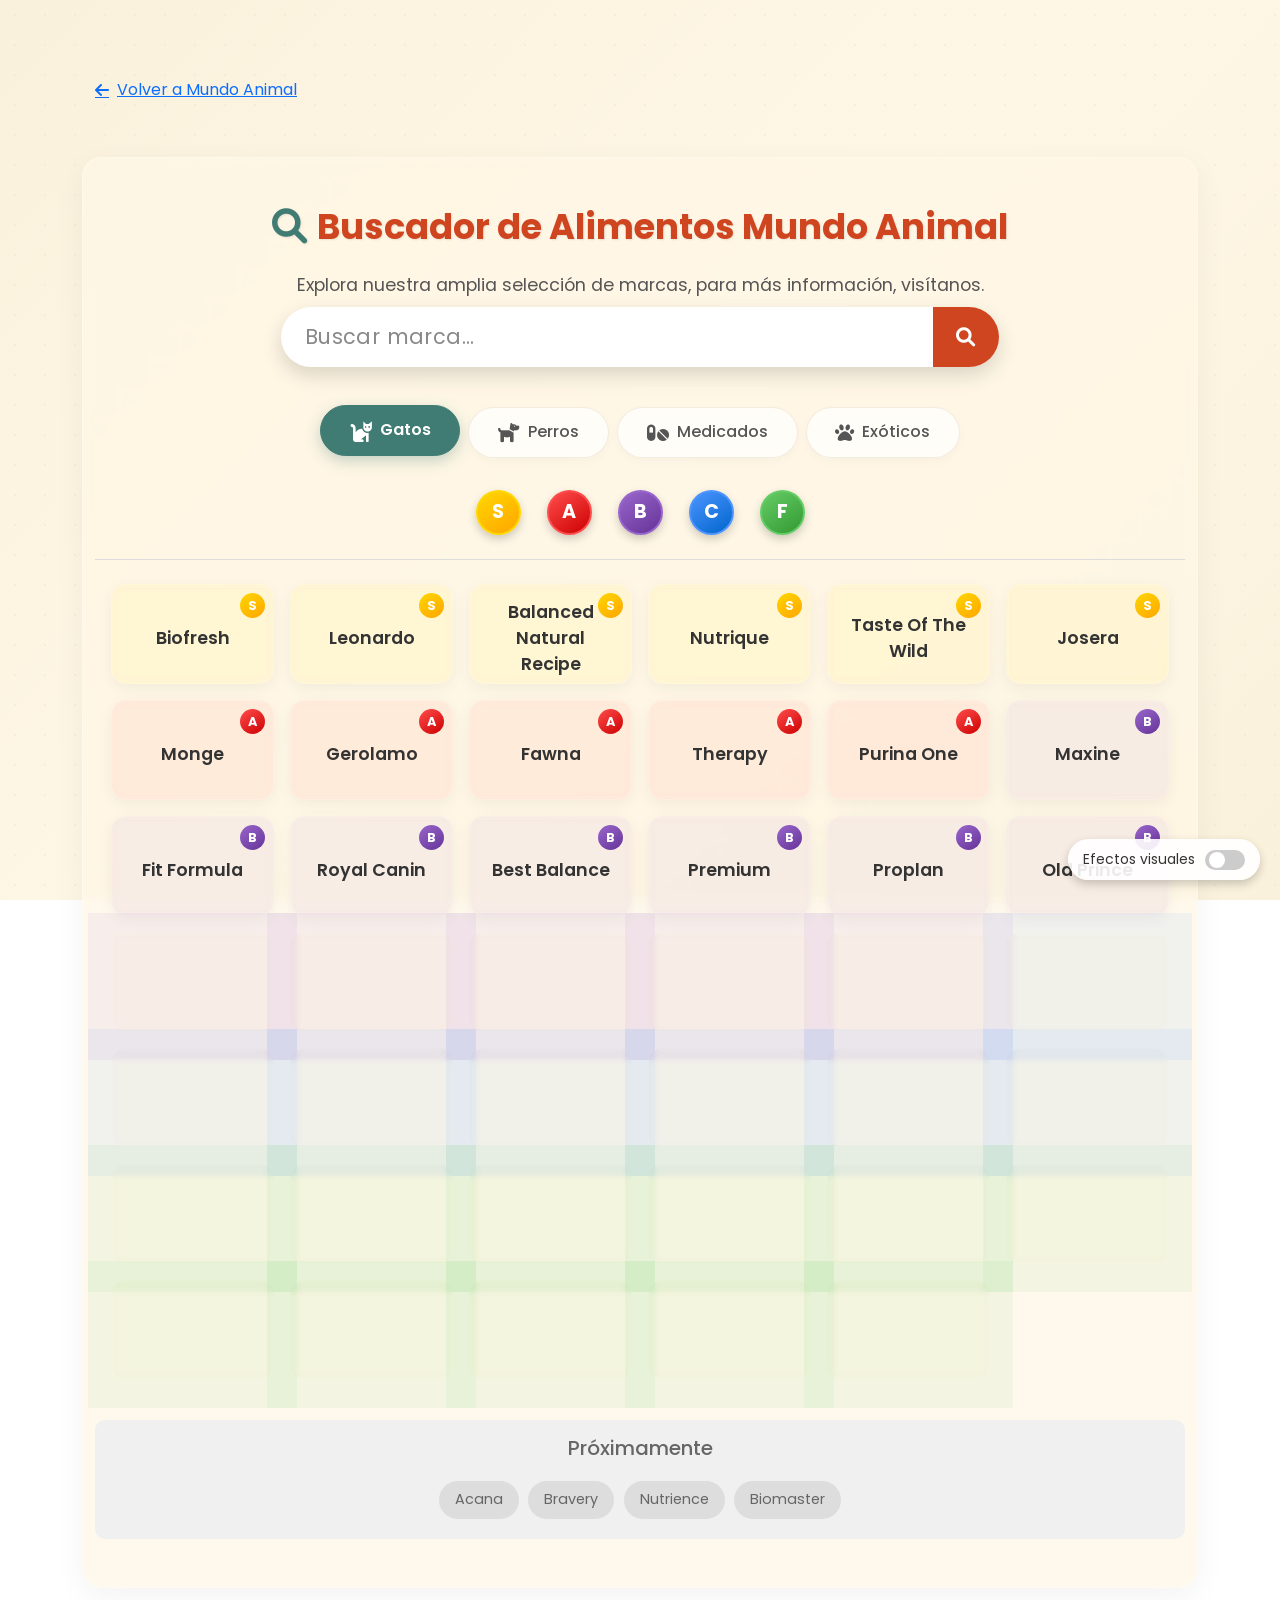
<file: buscador.html>
<!DOCTYPE html>
<html lang="es">
<head>
    <meta charset="UTF-8">
    <meta name="viewport" content="width=device-width, initial-scale=1.0">
    <title>Buscador de Alimentos - Mundo Animal Arica</title>
    
    <!-- Meta Tags SEO -->
    <meta name="description" content="Buscador de alimentos para mascotas en Mundo Animal Arica. Encuentra la mejor comida para perros, gatos y mascotas exóticas.">
    <meta name="keywords" content="buscador alimentos mascotas, comida perros, comida gatos, alimento mascotas arica">
    <meta name="author" content="Mundo Animal Arica">
    
    <!-- Open Graph / Facebook -->
    <meta property="og:type" content="website">
    <meta property="og:url" content="https://mundoanimalarica.cl/buscador.html">
    <meta property="og:title" content="Buscador de Alimentos - Mundo Animal Arica">
    <meta property="og:description" content="Encuentra el mejor alimento para tu mascota en nuestro buscador.">
    <meta property="og:image" content="https://mundoanimalarica.cl/images/logo.png">
    
    <!-- CSS crítico incrustado para carga más rápida -->
    <style>
        /* Estilos críticos para el layout inicial */
        :root {
            --primary-color: #CF4520;
            --secondary-color: #A04524;
            --accent-color: #407C73;
            --light-color: #FFF7E6;
            --dark-color: #333333;
        }
        
        body {
            font-family: 'Poppins', sans-serif;
            background-color: #f8f9fa;
            color: var(--dark-color);
            overflow-x: hidden;
            margin: 0;
            padding-bottom: 40px;
        }
        
        /* Loader estilizado */
        #loader-container {
            position: fixed;
            width: 100%;
            height: 100%;
            top: 0;
            left: 0;
            background-color: rgba(255, 255, 255, 0.9);
            display: flex;
            justify-content: center;
            align-items: center;
            z-index: 9999;
            transition: opacity 0.5s ease;
        }
        
        .loader {
            border: 8px solid #f3f3f3;
            border-radius: 50%;
            border-top: 8px solid var(--primary-color);
            width: 60px;
            height: 60px;
            animation: spin 1s linear infinite;
        }
        
        .loader-content {
            text-align: center;
        }
        
        .loader-content img {
            width: 80px;
            margin-bottom: 15px;
        }
        
        .loader-content p {
            font-family: 'Quicksand', sans-serif;
            font-weight: 500;
            color: var(--primary-color);
            margin-top: 15px;
        }
        
        @keyframes spin {
            0% { transform: rotate(0deg); }
            100% { transform: rotate(360deg); }
        }
        
        .main-content {
            padding-top: 20px;
        }
        
        /* Estilo para el botón de volver */
        .btn-link {
            color: var(--primary-color);
            text-decoration: none;
            font-weight: 500;
            padding: 8px 15px;
            border-radius: 20px;
            transition: all 0.3s ease;
        }
        
        .btn-link:hover {
            background-color: rgba(207, 69, 32, 0.1);
            color: var(--secondary-color);
            transform: translateX(-3px);
        }
        
        /* Interruptor para efectos visuales */
        .effects-toggle {
            position: fixed;
            bottom: 20px;
            right: 20px;
            z-index: 1000;
            background-color: rgba(255, 255, 255, 0.9);
            border-radius: 50px;
            padding: 10px 15px;
            box-shadow: 0 4px 10px rgba(0,0,0,0.2);
            display: flex;
            align-items: center;
            font-size: 14px;
        }
        
        .switch {
            position: relative;
            display: inline-block;
            width: 40px;
            height: 20px;
            margin-left: 10px;
        }
        
        .switch input { 
            opacity: 0;
            width: 0;
            height: 0;
        }
        
        .slider {
            position: absolute;
            cursor: pointer;
            top: 0;
            left: 0;
            right: 0;
            bottom: 0;
            background-color: #ccc;
            transition: .4s;
            border-radius: 34px;
        }
        
        .slider:before {
            position: absolute;
            content: "";
            height: 16px;
            width: 16px;
            left: 4px;
            bottom: 2px;
            background-color: white;
            transition: .4s;
            border-radius: 50%;
        }
        
        input:checked + .slider {
            background-color: var(--primary-color);
        }
        
        input:checked + .slider:before {
            transform: translateX(18px);
        }
    </style>
    
    <!-- CSS no crítico cargado después -->
    <link rel="preconnect" href="https://fonts.googleapis.com">
    <link rel="preconnect" href="https://fonts.gstatic.com" crossorigin>
    <link href="https://fonts.googleapis.com/css2?family=Poppins:wght@300;400;600;700&family=Quicksand:wght@400;500;700&display=swap" rel="stylesheet">
    
    <!-- Favicon -->
    <link rel="icon" href="images/logo.png" type="image/png">
    <link rel="shortcut icon" href="images/logo.png" type="image/png">
</head>
<body>
    <!-- Loader de carga -->
    <div id="loader-container">
        <div class="loader-content">
            <img src="images/logo.png" alt="Mundo Animal">
            <div class="loader"></div>
            <p>Cargando buscador de alimentos...</p>
        </div>
    </div>

    <!-- Decoración de patitas (desactivada por defecto) -->
    <div class="paw-trail" id="pawTrail" style="display: none;"></div>
    
    <!-- Enlace para volver a la página principal -->
    <div class="container pt-3">
        <a href="index.html" class="btn btn-link text-primary d-inline-flex align-items-center">
            <i class="fas fa-arrow-left me-2"></i>
            <span>Volver a Mundo Animal</span>
        </a>
    </div>

    <!-- Interruptor para activar/desactivar efectos visuales -->
    <div class="effects-toggle">
        <span>Efectos visuales</span>
        <label class="switch">
            <input type="checkbox" id="effects-toggle">
            <span class="slider"></span>
        </label>
    </div>

    <div class="container main-content pt-3">
     
        
        <div class="food-finder-section">
            <h2 class="text-center mb-4"><i class="fas fa-search" style="color: #407C73; margin-right: 10px;"></i>Buscador de Alimentos Mundo Animal</h2>
            <p class="text-center mb-2">Explora nuestra amplia selección de marcas, para más información, visítanos.</p>
      
            <div class="container">
                <div class="row justify-content-center mb-2">
                    <div class="col-md-8">
                        <div class="search-container">
                            <div class="input-group mb-3">
                                <input type="text" id="search-input" class="form-control" placeholder="Buscar marca..." aria-label="Buscar alimento">
                                <button class="clear-input-btn" id="clear-input">
                                    <i class="fas fa-times"></i>
                                </button>
                                <div class="input-group-text">
                                    <i class="fas fa-search"></i>
                                </div>
                            </div>
                        </div>
                    </div>
                </div>
                
                <div class="row mb-2">
                    <div class="col-12">
                        <div class="filter-tabs">
                            <ul class="nav nav-pills justify-content-center flex-wrap" id="food-tabs" role="tablist">
                                <li class="nav-item" role="presentation">
                                    <button class="nav-link active" id="gatos-tab" data-bs-toggle="pill" data-bs-target="#gatos" type="button" role="tab" aria-controls="gatos" aria-selected="true">
                                        <i class="fas fa-cat"></i> <span>Gatos</span>
                                    </button>
                                </li>
                                <li class="nav-item" role="presentation">
                                    <button class="nav-link" id="perros-tab" data-bs-toggle="pill" data-bs-target="#perros" type="button" role="tab" aria-controls="perros" aria-selected="false">
                                        <i class="fas fa-dog"></i> <span>Perros</span>
                                    </button>
                                </li>
                                <li class="nav-item" role="presentation">
                                    <button class="nav-link" id="medicados-tab" data-bs-toggle="pill" data-bs-target="#medicados" type="button" role="tab" aria-controls="medicados" aria-selected="false">
                                        <i class="fas fa-pills"></i> <span>Medicados</span>
                                    </button>
                                </li>
                                <li class="nav-item" role="presentation">
                                    <button class="nav-link" id="exoticos-tab" data-bs-toggle="pill" data-bs-target="#exoticos" type="button" role="tab" aria-controls="exoticos" aria-selected="false">
                                        <i class="fas fa-paw"></i> <span>Exóticos</span>
                                    </button>
                                </li>
                            </ul>
                        </div>
                    </div>
                </div>
                
                <div class="tab-content" id="food-tabContent">
                    <!-- Contenido para Gatos -->
                    <div class="tab-pane fade show active" id="gatos" role="tabpanel" aria-labelledby="gatos-tab">
                        <div class="quality-legend mb-2">
                            <div class="d-flex justify-content-center flex-wrap">
                                <span class="quality-badge quality-S" title="Ultra Premium">S</span>
                                <span class="quality-badge quality-A" title="Super Premium">A</span>
                                <span class="quality-badge quality-B" title="Premium">B</span>
                                <span class="quality-badge quality-C" title="Estándar">C</span>
                                <span class="quality-badge quality-F" title="Económica">F</span>
                            </div>
                        </div>
                        
                        <div class="brands-container" id="gatos-brands">
                            <!-- Se llenará dinámicamente con JavaScript -->
                        </div>
                        
                        <div class="coming-soon mt-4">
                            <h5 class="text-center">Próximamente</h5>
                            <div class="d-flex justify-content-center flex-wrap" id="gatos-proximamente">
                                <!-- Se llenará dinámicamente con JavaScript -->
                            </div>
                        </div>
                    </div>
                    
                    <!-- Contenido para Perros -->
                    <div class="tab-pane fade" id="perros" role="tabpanel" aria-labelledby="perros-tab">
                        <div class="quality-legend mb-2">
                            <div class="d-flex justify-content-center flex-wrap">
                                <span class="quality-badge quality-S" title="Ultra Premium">S</span>
                                <span class="quality-badge quality-A" title="Super Premium">A</span>
                                <span class="quality-badge quality-B" title="Premium">B</span>
                                <span class="quality-badge quality-C" title="Estándar">C</span>
                                <span class="quality-badge quality-F" title="Económica">F</span>
                            </div>
                        </div>
                        
                        <div class="brands-container" id="perros-brands">
                            <!-- Se llenará dinámicamente con JavaScript -->
                        </div>
                    </div>
                    
                    <!-- Contenido para Medicados -->
                    <div class="tab-pane fade" id="medicados" role="tabpanel" aria-labelledby="medicados-tab">
                        <div class="medicados-info mb-2">
                            <div class="alert alert-info text-center">
                                <i class="fas fa-info-circle me-2"></i>
                                Las siguientes marcas ofrecen alimentos medicados para perros y gatos
                            </div>
                        </div>
                        
                        <div class="brands-container" id="medicados-brands">
                            <!-- Se llenará dinámicamente con JavaScript -->
                        </div>
                    </div>
                    
                    <!-- Contenido para Exóticos -->
                    <div class="tab-pane fade" id="exoticos" role="tabpanel" aria-labelledby="exoticos-tab">
                        <div class="exoticos-categories">
                            <div class="row">
                                <div class="col-md-4 col-sm-6 mb-4">
                                    <div class="exotic-category-card">
                                        <div class="card h-100">
                                            <div class="card-header bg-primary text-white">
                                                <h5 class="mb-0"><i class="fas fa-fish me-2"></i>Peces</h5>
                                            </div>
                                            <div class="card-body" id="peces-foods">
                                                <!-- Se llenará dinámicamente con JavaScript -->
                                            </div>
                                        </div>
                                    </div>
                                </div>
                                
                                <div class="col-md-4 col-sm-6 mb-4">
                                    <div class="exotic-category-card">
                                        <div class="card h-100">
                                            <div class="card-header bg-primary text-white">
                                                <h5 class="mb-0"><i class="fas fa-kiwi-bird me-2"></i>Erizos</h5>
                                            </div>
                                            <div class="card-body" id="erizos-foods">
                                                <!-- Se llenará dinámicamente con JavaScript -->
                                            </div>
                                        </div>
                                    </div>
                                </div>
                                
                                <div class="col-md-4 col-sm-6 mb-4">
                                    <div class="exotic-category-card">
                                        <div class="card h-100">
                                            <div class="card-header bg-primary text-white">
                                                <h5 class="mb-0"><i class="fas fa-egg me-2"></i>Pollos</h5>
                                            </div>
                                            <div class="card-body" id="pollos-foods">
                                                <!-- Se llenará dinámicamente con JavaScript -->
                                            </div>
                                        </div>
                                    </div>
                                </div>
                                
                                <div class="col-md-4 col-sm-6 mb-4">
                                    <div class="exotic-category-card">
                                        <div class="card h-100">
                                            <div class="card-header bg-primary text-white">
                                                <h5 class="mb-0"><i class="fas fa-carrot me-2"></i>Conejos</h5>
                                            </div>
                                            <div class="card-body" id="conejos-foods">
                                                <!-- Se llenará dinámicamente con JavaScript -->
                                            </div>
                                        </div>
                                    </div>
                                </div>
                                
                                <div class="col-md-4 col-sm-6 mb-4">
                                    <div class="exotic-category-card">
                                        <div class="card h-100">
                                            <div class="card-header bg-primary text-white">
                                                <h5 class="mb-0"><svg xmlns="http://www.w3.org/2000/svg" width="24" height="24" viewBox="0 0 24 24" fill="none" stroke="currentColor" stroke-width="2" stroke-linecap="round" stroke-linejoin="round" class="turtle-icon"><path d="m12 10 2 4v3a1 1 0 0 0 1 1h2a1 1 0 0 0 1-1v-3a8 8 0 1 0-16 0v3a1 1 0 0 0 1 1h2a1 1 0 0 0 1-1v-3l2-4h4Z"/><path d="M4.82 7.9 8 10"/><path d="M15.18 7.9 12 10"/><path d="M16.93 10H20a2 2 0 0 1 0 4H2"/></svg>Tortugas</h5>
                                            </div>
                                            <div class="card-body" id="tortugas-foods">
                                                <!-- Se llenará dinámicamente con JavaScript -->
                                            </div>
                                        </div>
                                    </div>
                                </div>
                            </div>
                        </div>
                    </div>
                </div>
            </div>
        </div>
    </div>

    <!-- Carga progresiva de CSS no crítico -->
    <link rel="stylesheet" href="https://cdn.jsdelivr.net/npm/bootstrap@5.3.0/dist/css/bootstrap.min.css">
    <link rel="stylesheet" href="https://cdnjs.cloudflare.com/ajax/libs/font-awesome/6.0.0/css/all.min.css">
    <link rel="stylesheet" href="css/food-finder.css">
    <link rel="stylesheet" href="css/custom-styles.css">

    <!-- Scripts principales -->
    <script src="https://cdn.jsdelivr.net/npm/bootstrap@5.3.0/dist/js/bootstrap.bundle.min.js"></script>
    
    <!-- Cargar scripts en orden correcto -->
    <script src="js/calidades-info.js"></script>
    <script src="js/productos.js"></script>
    <script src="js/food-finder.js"></script>
    
    <!-- Script optimizado -->
    <script>
        // Variables globales
        let visualEffectsEnabled = false;
        
        // Ocultar el loader cuando todo esté cargado
        window.addEventListener('load', function() {
            // Ocultar loader
            hideLoader();
            
            // Inicializar buscador
            initializeSearcher();
            
            // Configurar toggle de efectos visuales
            setupEffectsToggle();
        });
        
        // Función para ocultar el loader
        function hideLoader() {
            const loaderContainer = document.getElementById('loader-container');
            if (loaderContainer) {
                loaderContainer.style.opacity = '0';
                setTimeout(() => {
                    loaderContainer.style.display = 'none';
                }, 500);
            }
        }
        
        // Inicializar buscador
        function initializeSearcher() {
            if (typeof initFoodFinder === 'function') {
                // Inicializar manualmente el buscador
                initFoodFinder();
                setupSearch();
                initQualityTooltips();
                setupClearButton();
                console.log('Buscador de alimentos inicializado correctamente');
            } else {
                console.error('Error: Funciones del buscador no disponibles');
                showError();
            }
        }
        
        // Configurar toggle de efectos visuales
        function setupEffectsToggle() {
            const toggle = document.getElementById('effects-toggle');
            const pawTrail = document.getElementById('pawTrail');
            
            if (toggle && pawTrail) {
                // Estado inicial: desactivado
                toggle.checked = false;
                
                toggle.addEventListener('change', function() {
                    visualEffectsEnabled = this.checked;
                    
                    if (visualEffectsEnabled) {
                        // Activar efectos visuales
                        pawTrail.style.display = 'block';
                        
                        // Cargar script de patitas solo si está activado
                        if (!window.pawDecorationLoaded) {
                            const script = document.createElement('script');
                            script.src = 'js/paw-decoration.js';
                            script.onload = function() {
                                window.pawDecorationLoaded = true;
                            };
                            document.body.appendChild(script);
                        }
                        
                        // Activar animaciones en el CSS
                        document.body.classList.add('effects-enabled');
                    } else {
                        // Desactivar efectos visuales
                        pawTrail.style.display = 'none';
                        document.body.classList.remove('effects-enabled');
                    }
                });
            }
        }
        
        // Función para mostrar error
        function showError() {
            const loaderContainer = document.getElementById('loader-container');
            if (loaderContainer) {
                loaderContainer.innerHTML = `
                    <div class="loader-content">
                        <i class="fas fa-exclamation-triangle text-danger" style="font-size: 48px;"></i>
                        <p class="text-danger">Error al cargar funciones del buscador. Intente nuevamente.</p>
                        <button class="btn btn-primary mt-3" onclick="location.reload()">Reintentar</button>
                    </div>
                `;
                loaderContainer.style.opacity = '1';
                loaderContainer.style.display = 'flex';
            }
        }
    </script>
</body>
</html>
</file>
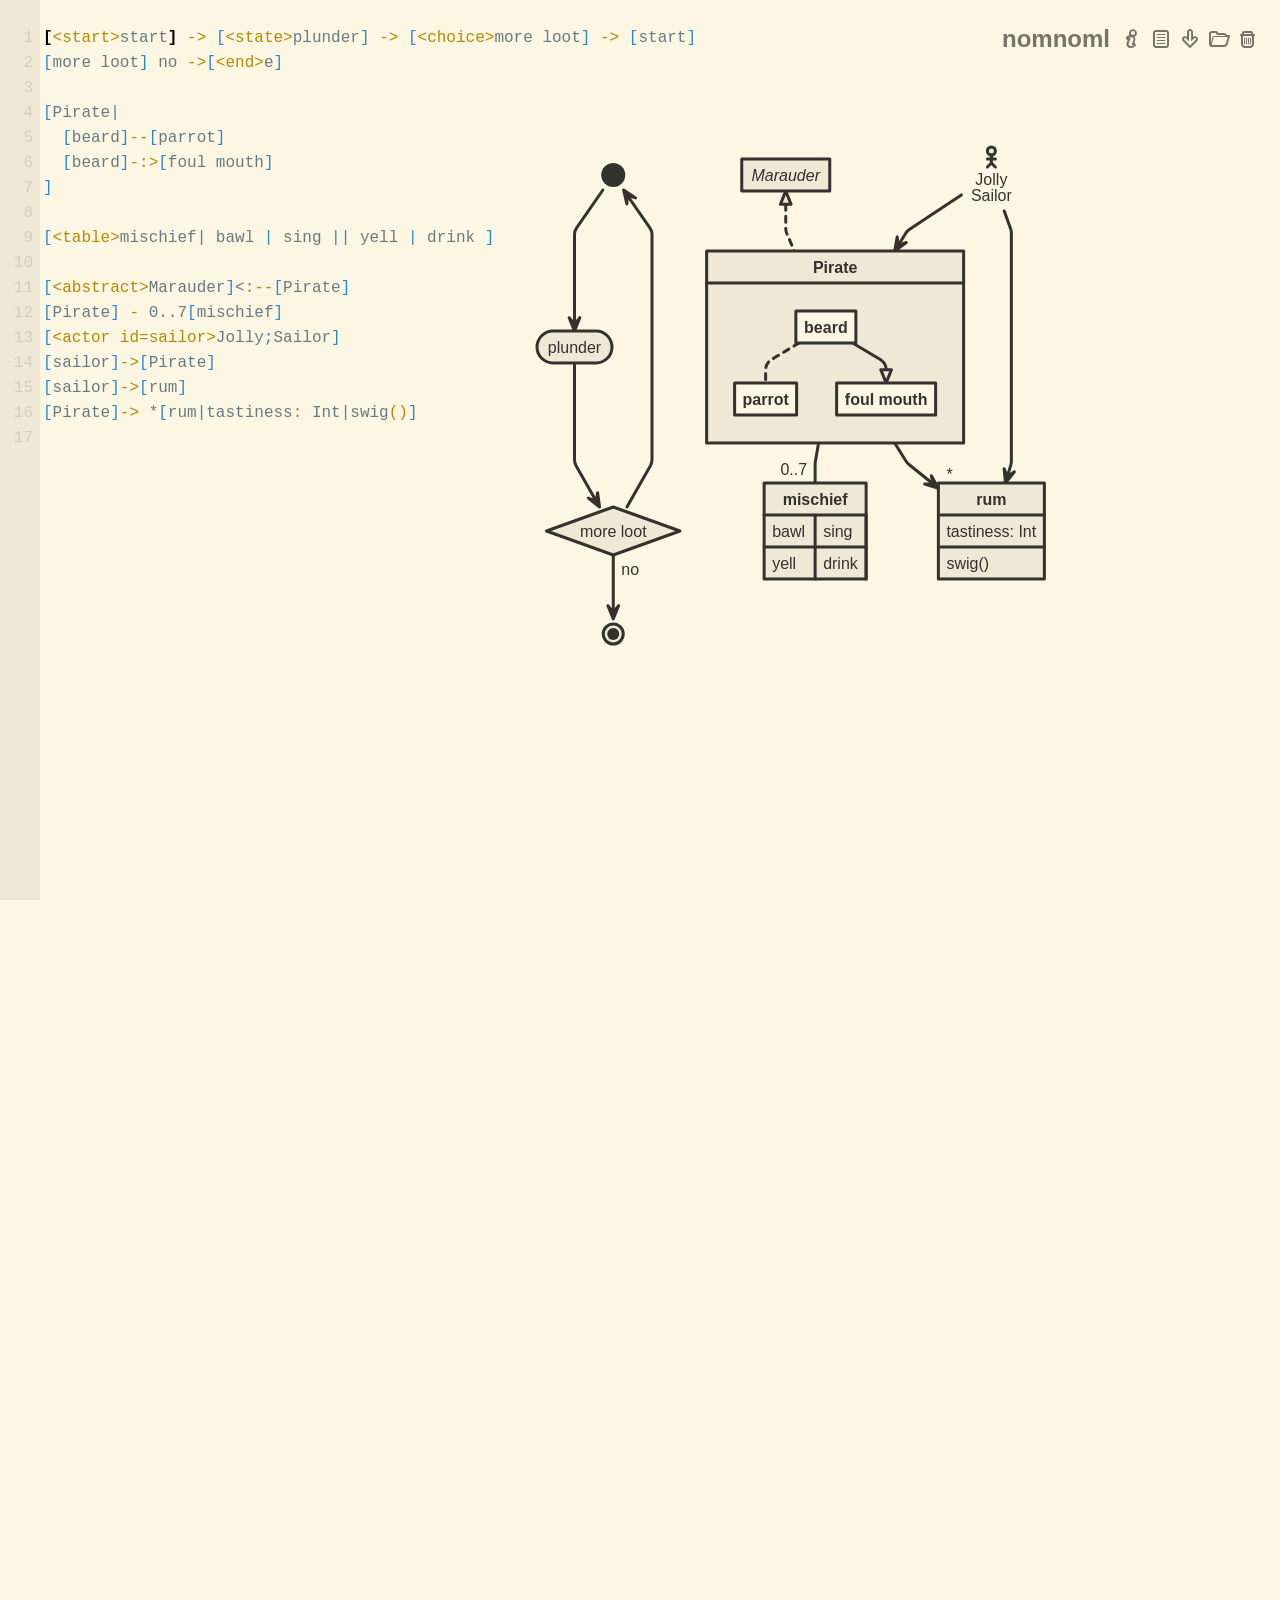
<file: nomnoml.html>
<!DOCTYPE html>
<!-- saved from url=(0024)https://www.nomnoml.com/ -->
<html lang="en"><head><meta http-equiv="Content-Type" content="text/html; charset=UTF-8">

<meta http-equiv="X-UA-Compatible" content="IE=edge">
<meta name="viewport" content="width=device-width, initial-scale=1">
<meta name="description" content="A tool for drawing sassy UML diagrams based on syntax. Provides instant feedback and has a customizable styling.">
<title>nomnoml</title>
<link rel="stylesheet" href="./nomnoml_files/codemirror.css">
<link rel="stylesheet" href="./nomnoml_files/solarized.nomnoml.css">
<link rel="stylesheet" href="./nomnoml_files/nomnoml.css">
<link rel="shortcut icon" href="https://www.nomnoml.com/favicon.png">
<meta property="og:type" content="website">
<meta property="og:url" content="https://www.nomnoml.com">
<meta property="og:title" content="Nomnoml">
<meta property="og:description" content="A tool for drawing diagrams based on syntax. Supercharge your boxes and arrows.">
<meta property="og:image" content="https://www.nomnoml.com/img/example.png">
<style type="text/css" id="tts-styles">[data-tts-block-id].tts-active {background: rgba(206, 225, 255, 0.9) !important;} [data-tts-sentence-id].tts-active {background: rgba(0, 89, 191, 0.7) !important;}</style></head>
<body class="">
	<div class="wrap">

		<canvas id="canvas" width="1659" height="1908" style="top: -238.117px; left: 475.25px; width: 829.5px; height: 954px;"></canvas>
		<textarea id="textarea" spellcheck="false" style="display: none;"></textarea><div class="CodeMirror cm-s-solarized cm-s-light CodeMirror-focused"><div style="overflow: hidden; position: relative; width: 3px; height: 0px; top: 641px; left: 43px;"><textarea autocorrect="off" autocapitalize="off" spellcheck="false" tabindex="0" style="position: absolute; bottom: -1em; padding: 0px; width: 1000px; height: 1em; outline: none;"></textarea></div><div class="CodeMirror-vscrollbar" tabindex="-1" cm-not-content="true" style="width: 18px; pointer-events: none; bottom: 0px; display: block;"><div style="min-width: 1px; height: 2430px;"></div></div><div class="CodeMirror-hscrollbar" tabindex="-1" cm-not-content="true" style="height: 18px; pointer-events: none; right: 0px; left: 57px;"><div style="height: 100%; min-height: 1px; width: 0px;"></div></div><div class="CodeMirror-scrollbar-filler" cm-not-content="true"></div><div class="CodeMirror-gutter-filler" cm-not-content="true"></div><div class="CodeMirror-scroll" tabindex="-1" draggable="false"><div class="CodeMirror-sizer" style="margin-left: 39px; margin-bottom: 0px; border-right-width: 50px; min-height: 2408px; min-width: 669.508px; padding-right: 0px; padding-bottom: 0px;"><div style="position: relative; top: 900px;"><div class="CodeMirror-lines" role="presentation"><div role="presentation" style="position: relative; outline: none;"><div class="CodeMirror-measure"><pre class="CodeMirror-line-like">x</pre><div class="CodeMirror-linenumber CodeMirror-gutter-elt"><div>103</div></div><div class="CodeMirror-linenumber CodeMirror-gutter-elt"><div>1481</div></div><div class="CodeMirror-linenumber CodeMirror-gutter-elt"><div>106</div></div><div class="CodeMirror-linenumber CodeMirror-gutter-elt"><div>1</div></div><div class="CodeMirror-linenumber CodeMirror-gutter-elt"><div>106</div></div><div class="CodeMirror-linenumber CodeMirror-gutter-elt"><div>85</div></div><div class="CodeMirror-linenumber CodeMirror-gutter-elt"><div>169</div></div><div class="CodeMirror-linenumber CodeMirror-gutter-elt"><div>1</div></div><div class="CodeMirror-linenumber CodeMirror-gutter-elt"><div>85</div></div><div class="CodeMirror-linenumber CodeMirror-gutter-elt"><div>1</div></div><div class="CodeMirror-linenumber CodeMirror-gutter-elt"><div>85</div></div></div><div class="CodeMirror-measure"></div><div style="position: relative; z-index: 1;"></div><div class="CodeMirror-cursors" style=""><div class="CodeMirror-cursor" style="left: 4px; top: 1075px; height: 25px;">&nbsp;</div></div><div class="CodeMirror-code" role="presentation" style=""><div style="position: relative;"><div class="CodeMirror-gutter-wrapper" style="left: -39px;"><div class="CodeMirror-linenumber CodeMirror-gutter-elt" style="left: 0px; width: 21px;">37</div></div><pre class=" CodeMirror-line " role="presentation"><span role="presentation" style="padding-right: 0.1px;">    extractEntities<span class="cm-operator">()</span><span class="cm-bracket">;</span></span></pre></div><div style="position: relative;"><div class="CodeMirror-gutter-wrapper" style="left: -39px;"><div class="CodeMirror-linenumber CodeMirror-gutter-elt" style="left: 0px; width: 21px;">38</div></div><pre class=" CodeMirror-line " role="presentation"><span role="presentation" style="padding-right: 0.1px;">    vectorizeSemantics<span class="cm-operator">()</span><span class="cm-bracket">;</span></span></pre></div><div style="position: relative;"><div class="CodeMirror-gutter-wrapper" style="left: -39px;"><div class="CodeMirror-linenumber CodeMirror-gutter-elt" style="left: 0px; width: 21px;">39</div></div><pre class=" CodeMirror-line " role="presentation"><span role="presentation" style="padding-right: 0.1px;">    detectReferences<span class="cm-operator">()</span><span class="cm-bracket">;</span></span></pre></div><div style="position: relative;"><div class="CodeMirror-gutter-wrapper" style="left: -39px;"><div class="CodeMirror-linenumber CodeMirror-gutter-elt" style="left: 0px; width: 21px;">40</div></div><pre class=" CodeMirror-line " role="presentation"><span role="presentation" style="padding-right: 0.1px;"><span class="cm-bracket">  ]</span></span></pre></div><div style="position: relative;"><div class="CodeMirror-gutter-wrapper" style="left: -39px;"><div class="CodeMirror-linenumber CodeMirror-gutter-elt" style="left: 0px; width: 21px;">41</div></div><pre class=" CodeMirror-line " role="presentation"><span role="presentation" style="padding-right: 0.1px;"><span cm-text="">​</span></span></pre></div><div style="position: relative;"><div class="CodeMirror-gutter-wrapper" style="left: -39px;"><div class="CodeMirror-linenumber CodeMirror-gutter-elt" style="left: 0px; width: 21px;">42</div></div><pre class=" CodeMirror-line " role="presentation"><span role="presentation" style="padding-right: 0.1px;">  Input Processor <span class="cm-operator">-&gt;</span> Entity Extractor</span></pre></div><div style="position: relative;"><div class="CodeMirror-gutter-wrapper" style="left: -39px;"><div class="CodeMirror-linenumber CodeMirror-gutter-elt" style="left: 0px; width: 21px;">43</div></div><pre class=" CodeMirror-line " role="presentation"><span role="presentation" style="padding-right: 0.1px;"><span class="cm-bracket">]</span></span></pre></div><div style="position: relative;"><div class="CodeMirror-gutter-wrapper" style="left: -39px;"><div class="CodeMirror-linenumber CodeMirror-gutter-elt" style="left: 0px; width: 21px;">44</div></div><pre class=" CodeMirror-line " role="presentation"><span role="presentation" style="padding-right: 0.1px;"><span cm-text="">​</span></span></pre></div><div style="position: relative;"><div class="CodeMirror-gutter-wrapper" style="left: -39px;"><div class="CodeMirror-linenumber CodeMirror-gutter-elt" style="left: 0px; width: 21px;">45</div></div><pre class=" CodeMirror-line " role="presentation"><span role="presentation" style="padding-right: 0.1px;"><span class="cm-bracket">[</span>Procesamiento del Input<span class="cm-bracket">]</span> <span class="cm-operator">-&gt;</span> <span class="cm-bracket">[</span><span class="cm-keyword">&lt;cluster&gt;</span>Motor Neural<span class="cm-bracket">|</span></span></pre></div><div style="position: relative;"><div class="CodeMirror-gutter-wrapper" style="left: -39px;"><div class="CodeMirror-linenumber CodeMirror-gutter-elt" style="left: 0px; width: 21px;">46</div></div><pre class=" CodeMirror-line " role="presentation"><span role="presentation" style="padding-right: 0.1px;"><span class="cm-bracket">  [</span><span class="cm-keyword">&lt;neural&gt;</span>Neural Conversation Engine<span class="cm-bracket">|</span></span></pre></div><div style="position: relative;"><div class="CodeMirror-gutter-wrapper" style="left: -39px;"><div class="CodeMirror-linenumber CodeMirror-gutter-elt" style="left: 0px; width: 21px;">47</div></div><pre class=" CodeMirror-line " role="presentation"><span role="presentation" style="padding-right: 0.1px;">    detectIntent<span class="cm-operator">()</span><span class="cm-bracket">;</span></span></pre></div><div style="position: relative;"><div class="CodeMirror-gutter-wrapper" style="left: -39px;"><div class="CodeMirror-linenumber CodeMirror-gutter-elt" style="left: 0px; width: 21px;">48</div></div><pre class=" CodeMirror-line " role="presentation"><span role="presentation" style="padding-right: 0.1px;">    analyzeSentiment<span class="cm-operator">()</span><span class="cm-bracket">;</span></span></pre></div><div style="position: relative;"><div class="CodeMirror-gutter-wrapper" style="left: -39px;"><div class="CodeMirror-linenumber CodeMirror-gutter-elt" style="left: 0px; width: 21px;">49</div></div><pre class=" CodeMirror-line " role="presentation"><span role="presentation" style="padding-right: 0.1px;">    resolveContext<span class="cm-operator">()</span><span class="cm-bracket">;</span></span></pre></div><div style="position: relative;"><div class="CodeMirror-gutter-wrapper" style="left: -39px;"><div class="CodeMirror-linenumber CodeMirror-gutter-elt" style="left: 0px; width: 21px;">50</div></div><pre class=" CodeMirror-line " role="presentation"><span role="presentation" style="padding-right: 0.1px;"><span class="cm-bracket">  ]</span></span></pre></div><div style="position: relative;"><div class="CodeMirror-gutter-wrapper" style="left: -39px;"><div class="CodeMirror-linenumber CodeMirror-gutter-elt" style="left: 0px; width: 21px;">51</div></div><pre class=" CodeMirror-line " role="presentation"><span role="presentation" style="padding-right: 0.1px;"><span cm-text="">​</span></span></pre></div><div style="position: relative;"><div class="CodeMirror-gutter-wrapper" style="left: -39px;"><div class="CodeMirror-linenumber CodeMirror-gutter-elt" style="left: 0px; width: 21px;">52</div></div><pre class=" CodeMirror-line " role="presentation"><span role="presentation" style="padding-right: 0.1px;"><span class="cm-bracket">  [</span><span class="cm-keyword">&lt;memory&gt;</span>Conversation Memory<span class="cm-bracket">|</span></span></pre></div><div style="position: relative;"><div class="CodeMirror-gutter-wrapper" style="left: -39px;"><div class="CodeMirror-linenumber CodeMirror-gutter-elt" style="left: 0px; width: 21px;">53</div></div><pre class=" CodeMirror-line " role="presentation"><span role="presentation" style="padding-right: 0.1px;">    history<span class="cm-operator">:</span> MemoryEntry<span class="cm-bracket">[];</span></span></pre></div><div style="position: relative;"><div class="CodeMirror-gutter-wrapper" style="left: -39px;"><div class="CodeMirror-linenumber CodeMirror-gutter-elt" style="left: 0px; width: 21px;">54</div></div><pre class=" CodeMirror-line " role="presentation"><span role="presentation" style="padding-right: 0.1px;">    userTopics<span class="cm-operator">:</span> Set<span class="cm-bracket">;</span></span></pre></div><div style="position: relative;"><div class="CodeMirror-gutter-wrapper" style="left: -39px;"><div class="CodeMirror-linenumber CodeMirror-gutter-elt" style="left: 0px; width: 21px;">55</div></div><pre class=" CodeMirror-line " role="presentation"><span role="presentation" style="padding-right: 0.1px;">    userPreferences<span class="cm-operator">:</span> Map<span class="cm-bracket">;</span></span></pre></div><div style="position: relative;"><div class="CodeMirror-gutter-wrapper" style="left: -39px;"><div class="CodeMirror-linenumber CodeMirror-gutter-elt" style="left: 0px; width: 21px;">56</div></div><pre class=" CodeMirror-line " role="presentation"><span role="presentation" style="padding-right: 0.1px;">    userSentiment<span class="cm-operator">:</span> number<span class="cm-bracket">;</span></span></pre></div><div style="position: relative;"><div class="CodeMirror-gutter-wrapper" style="left: -39px;"><div class="CodeMirror-linenumber CodeMirror-gutter-elt" style="left: 0px; width: 21px;">57</div></div><pre class=" CodeMirror-line " role="presentation"><span role="presentation" style="padding-right: 0.1px;">    lastTopics<span class="cm-operator">:</span> string<span class="cm-bracket">[];</span></span></pre></div><div style="position: relative;"><div class="CodeMirror-gutter-wrapper" style="left: -39px;"><div class="CodeMirror-linenumber CodeMirror-gutter-elt" style="left: 0px; width: 21px;">58</div></div><pre class=" CodeMirror-line " role="presentation"><span role="presentation" style="padding-right: 0.1px;">    sessionStart<span class="cm-operator">:</span> Date<span class="cm-bracket">;</span></span></pre></div><div style="position: relative;"><div class="CodeMirror-gutter-wrapper" style="left: -39px;"><div class="CodeMirror-linenumber CodeMirror-gutter-elt" style="left: 0px; width: 21px;">59</div></div><pre class=" CodeMirror-line " role="presentation"><span role="presentation" style="padding-right: 0.1px;"><span class="cm-bracket">  ]</span></span></pre></div><div style="position: relative;"><div class="CodeMirror-gutter-wrapper" style="left: -39px;"><div class="CodeMirror-linenumber CodeMirror-gutter-elt" style="left: 0px; width: 21px;">60</div></div><pre class=" CodeMirror-line " role="presentation"><span role="presentation" style="padding-right: 0.1px;"><span cm-text="">​</span></span></pre></div><div style="position: relative;"><div class="CodeMirror-gutter-wrapper" style="left: -39px;"><div class="CodeMirror-linenumber CodeMirror-gutter-elt" style="left: 0px; width: 21px;">61</div></div><pre class=" CodeMirror-line " role="presentation"><span role="presentation" style="padding-right: 0.1px;"><span class="cm-bracket">  [</span><span class="cm-keyword">&lt;intent&gt;</span>Intent Recognition System<span class="cm-bracket">|</span></span></pre></div><div style="position: relative;"><div class="CodeMirror-gutter-wrapper" style="left: -39px;"><div class="CodeMirror-linenumber CodeMirror-gutter-elt" style="left: 0px; width: 21px;">62</div></div><pre class=" CodeMirror-line " role="presentation"><span role="presentation" style="padding-right: 0.1px;">    IntentDefinition<span class="cm-bracket">[]</span></span></pre></div><div style="position: relative;"><div class="CodeMirror-gutter-wrapper" style="left: -39px;"><div class="CodeMirror-linenumber CodeMirror-gutter-elt" style="left: 0px; width: 21px;">63</div></div><pre class=" CodeMirror-line " role="presentation"><span role="presentation" style="padding-right: 0.1px;">    Confidence scoring</span></pre></div><div style="position: relative;"><div class="CodeMirror-gutter-wrapper" style="left: -39px;"><div class="CodeMirror-linenumber CodeMirror-gutter-elt" style="left: 0px; width: 21px;">64</div></div><pre class=" CodeMirror-line " role="presentation"><span role="presentation" style="padding-right: 0.1px;"><span class="cm-bracket">  ]</span></span></pre></div><div style="position: relative;"><div class="CodeMirror-gutter-wrapper" style="left: -39px;"><div class="CodeMirror-linenumber CodeMirror-gutter-elt" style="left: 0px; width: 21px;">65</div></div><pre class=" CodeMirror-line " role="presentation"><span role="presentation" style="padding-right: 0.1px;"><span cm-text="">​</span></span></pre></div><div style="position: relative;"><div class="CodeMirror-gutter-wrapper" style="left: -39px;"><div class="CodeMirror-linenumber CodeMirror-gutter-elt" style="left: 0px; width: 21px;">66</div></div><pre class=" CodeMirror-line " role="presentation"><span role="presentation" style="padding-right: 0.1px;">  </span></pre></div><div style="position: relative;"><div class="CodeMirror-gutter-wrapper" style="left: -39px;"><div class="CodeMirror-linenumber CodeMirror-gutter-elt" style="left: 0px; width: 21px;">67</div></div><pre class=" CodeMirror-line " role="presentation"><span role="presentation" style="padding-right: 0.1px;"><span class="cm-bracket">]</span></span></pre></div><div style="position: relative;"><div class="CodeMirror-gutter-wrapper" style="left: -39px;"><div class="CodeMirror-linenumber CodeMirror-gutter-elt" style="left: 0px; width: 21px;">68</div></div><pre class=" CodeMirror-line " role="presentation"><span role="presentation" style="padding-right: 0.1px;"><span cm-text="">​</span></span></pre></div><div style="position: relative;"><div class="CodeMirror-gutter-wrapper" style="left: -39px;"><div class="CodeMirror-linenumber CodeMirror-gutter-elt" style="left: 0px; width: 21px;">69</div></div><pre class=" CodeMirror-line " role="presentation"><span role="presentation" style="padding-right: 0.1px;"><span class="cm-bracket">[</span>Motor Neural<span class="cm-bracket">]</span> <span class="cm-operator">-&gt;</span> <span class="cm-bracket">[</span><span class="cm-keyword">&lt;choice&gt;</span>Intent detectado?<span class="cm-bracket">]</span></span></pre></div><div style="position: relative;"><div class="CodeMirror-gutter-wrapper" style="left: -39px;"><div class="CodeMirror-linenumber CodeMirror-gutter-elt" style="left: 0px; width: 21px;">70</div></div><pre class=" CodeMirror-line " role="presentation"><span role="presentation" style="padding-right: 0.1px;"><span cm-text="">​</span></span></pre></div><div style="position: relative;"><div class="CodeMirror-gutter-wrapper" style="left: -39px;"><div class="CodeMirror-linenumber CodeMirror-gutter-elt" style="left: 0px; width: 21px;">71</div></div><pre class=" CodeMirror-line " role="presentation"><span role="presentation" style="padding-right: 0.1px;"><span class="cm-bracket">[</span>Intent detectado?<span class="cm-bracket">]</span> yes <span class="cm-operator">-&gt;</span> <span class="cm-bracket">[</span><span class="cm-keyword">&lt;response&gt;</span>Response Generator<span class="cm-bracket">|</span></span></pre></div><div style="position: relative;"><div class="CodeMirror-gutter-wrapper" style="left: -39px;"><div class="CodeMirror-linenumber CodeMirror-gutter-elt" style="left: 0px; width: 21px;">72</div></div><pre class=" CodeMirror-line " role="presentation"><span role="presentation" style="padding-right: 0.1px;">  personalizeContent<span class="cm-operator">()</span><span class="cm-bracket">;</span></span></pre></div><div style="position: relative;"><div class="CodeMirror-gutter-wrapper" style="left: -39px;"><div class="CodeMirror-linenumber CodeMirror-gutter-elt" style="left: 0px; width: 21px;">73</div></div><pre class=" CodeMirror-line " role="presentation"><span role="presentation" style="padding-right: 0.1px;">  formatOutput<span class="cm-operator">()</span><span class="cm-bracket">;</span></span></pre></div><div style="position: relative;"><div class="CodeMirror-gutter-wrapper" style="left: -39px;"><div class="CodeMirror-linenumber CodeMirror-gutter-elt" style="left: 0px; width: 21px;">74</div></div><pre class=" CodeMirror-line " role="presentation"><span role="presentation" style="padding-right: 0.1px;"><span class="cm-bracket">]</span></span></pre></div><div style="position: relative;"><div class="CodeMirror-gutter-wrapper" style="left: -39px;"><div class="CodeMirror-linenumber CodeMirror-gutter-elt" style="left: 0px; width: 21px;">75</div></div><pre class=" CodeMirror-line " role="presentation"><span role="presentation" style="padding-right: 0.1px;"><span cm-text="">​</span></span></pre></div><div style="position: relative;"><div class="CodeMirror-gutter-wrapper" style="left: -39px;"><div class="CodeMirror-linenumber CodeMirror-gutter-elt" style="left: 0px; width: 21px;">76</div></div><pre class=" CodeMirror-line " role="presentation"><span role="presentation" style="padding-right: 0.1px;"><span class="cm-bracket">[</span>Intent detectado?<span class="cm-bracket">]</span> no <span class="cm-operator">-&gt;</span> <span class="cm-bracket">[</span><span class="cm-keyword">&lt;response&gt;</span>Fallback Handler<span class="cm-bracket">|</span></span></pre></div><div style="position: relative;"><div class="CodeMirror-gutter-wrapper" style="left: -39px;"><div class="CodeMirror-linenumber CodeMirror-gutter-elt" style="left: 0px; width: 21px;">77</div></div><pre class=" CodeMirror-line " role="presentation"><span role="presentation" style="padding-right: 0.1px;">  generateGenericResponse<span class="cm-operator">()</span><span class="cm-bracket">;</span></span></pre></div><div style="position: relative;"><div class="CodeMirror-gutter-wrapper" style="left: -39px;"><div class="CodeMirror-linenumber CodeMirror-gutter-elt" style="left: 0px; width: 21px;">78</div></div><pre class=" CodeMirror-line " role="presentation"><span role="presentation" style="padding-right: 0.1px;">  suggestTopics<span class="cm-operator">()</span><span class="cm-bracket">;</span></span></pre></div><div style="position: relative;"><div class="CodeMirror-gutter-wrapper" style="left: -39px;"><div class="CodeMirror-linenumber CodeMirror-gutter-elt" style="left: 0px; width: 21px;">79</div></div><pre class=" CodeMirror-line " role="presentation"><span role="presentation" style="padding-right: 0.1px;"><span class="cm-bracket">]</span></span></pre></div><div style="position: relative;"><div class="CodeMirror-gutter-wrapper" style="left: -39px;"><div class="CodeMirror-linenumber CodeMirror-gutter-elt" style="left: 0px; width: 21px;">80</div></div><pre class=" CodeMirror-line " role="presentation"><span role="presentation" style="padding-right: 0.1px;"><span cm-text="">​</span></span></pre></div><div style="position: relative;"><div class="CodeMirror-gutter-wrapper" style="left: -39px;"><div class="CodeMirror-linenumber CodeMirror-gutter-elt" style="left: 0px; width: 21px;">81</div></div><pre class=" CodeMirror-line " role="presentation"><span role="presentation" style="padding-right: 0.1px;">Response Generator <span class="cm-operator">-&gt;</span> <span class="cm-bracket">[</span><span class="cm-keyword">&lt;end&gt;</span>Respuesta Final<span class="cm-bracket">]</span></span></pre></div><div style="position: relative;"><div class="CodeMirror-gutter-wrapper" style="left: -39px;"><div class="CodeMirror-linenumber CodeMirror-gutter-elt" style="left: 0px; width: 21px;">82</div></div><pre class=" CodeMirror-line " role="presentation"><span role="presentation" style="padding-right: 0.1px;">Fallback Handler <span class="cm-operator">-&gt;</span> Respuesta Final</span></pre></div><div style="position: relative;"><div class="CodeMirror-gutter-wrapper" style="left: -39px;"><div class="CodeMirror-linenumber CodeMirror-gutter-elt" style="left: 0px; width: 21px;">83</div></div><pre class=" CodeMirror-line " role="presentation"><span role="presentation" style="padding-right: 0.1px;">Respuesta Final <span class="cm-operator">-&gt;</span> Usuario</span></pre></div><div style="position: relative;"><div class="CodeMirror-gutter-wrapper" style="left: -39px;"><div class="CodeMirror-linenumber CodeMirror-gutter-elt" style="left: 0px; width: 21px;">84</div></div><pre class=" CodeMirror-line " role="presentation"><span role="presentation" style="padding-right: 0.1px;"><span cm-text="">​</span></span></pre></div><div style="position: relative;"><div class="CodeMirror-gutter-wrapper" style="left: -39px;"><div class="CodeMirror-linenumber CodeMirror-gutter-elt" style="left: 0px; width: 21px;">85</div></div><pre class=" CodeMirror-line " role="presentation"><span role="presentation" style="padding-right: 0.1px;"><span class="cm-bracket">[</span><span class="cm-keyword">&lt;table&gt;</span>Ciclo de Procesamiento Neural<span class="cm-bracket">|</span></span></pre></div><div style="position: relative;"><div class="CodeMirror-gutter-wrapper" style="left: -39px;"><div class="CodeMirror-linenumber CodeMirror-gutter-elt" style="left: 0px; width: 21px;">86</div></div><pre class=" CodeMirror-line " role="presentation"><span role="presentation" style="padding-right: 0.1px;">Fase <span class="cm-bracket">|</span> Proceso <span class="cm-bracket">|</span> Componente <span class="cm-bracket">|</span> Descripción <span class="cm-bracket">||</span></span></pre></div><div style="position: relative;"><div class="CodeMirror-gutter-wrapper" style="left: -39px;"><div class="CodeMirror-linenumber CodeMirror-gutter-elt" style="left: 0px; width: 21px;">87</div></div><pre class=" CodeMirror-line " role="presentation"><span role="presentation" style="padding-right: 0.1px;">1 <span class="cm-bracket">|</span> Recepción <span class="cm-bracket">|</span> API Handler <span class="cm-bracket">|</span> Gestionar mensajes REST <span class="cm-bracket">||</span></span></pre></div><div style="position: relative;"><div class="CodeMirror-gutter-wrapper" style="left: -39px;"><div class="CodeMirror-linenumber CodeMirror-gutter-elt" style="left: 0px; width: 21px;">88</div></div><pre class=" CodeMirror-line " role="presentation"><span role="presentation" style="padding-right: 0.1px;">2 <span class="cm-bracket">|</span> Normalización <span class="cm-bracket">|</span> Input Processor <span class="cm-bracket">|</span> Limpieza y tokenización <span class="cm-bracket">||</span></span></pre></div><div style="position: relative;"><div class="CodeMirror-gutter-wrapper" style="left: -39px;"><div class="CodeMirror-linenumber CodeMirror-gutter-elt" style="left: 0px; width: 21px;">89</div></div><pre class=" CodeMirror-line " role="presentation"><span role="presentation" style="padding-right: 0.1px;">3 <span class="cm-bracket">|</span> Extracción <span class="cm-bracket">|</span> Entity Extractor <span class="cm-bracket">|</span> Detección de entidades <span class="cm-bracket">||</span></span></pre></div><div style="position: relative;"><div class="CodeMirror-gutter-wrapper" style="left: -39px;"><div class="CodeMirror-linenumber CodeMirror-gutter-elt" style="left: 0px; width: 21px;">90</div></div><pre class=" CodeMirror-line " role="presentation"><span role="presentation" style="padding-right: 0.1px;">4 <span class="cm-bracket">|</span> Análisis Neural <span class="cm-bracket">|</span> Neural Engine <span class="cm-bracket">|</span> Intenciones y sentimientos <span class="cm-bracket">||</span></span></pre></div><div style="position: relative;"><div class="CodeMirror-gutter-wrapper" style="left: -39px;"><div class="CodeMirror-linenumber CodeMirror-gutter-elt" style="left: 0px; width: 21px;">91</div></div><pre class=" CodeMirror-line " role="presentation"><span role="presentation" style="padding-right: 0.1px;">5 <span class="cm-bracket">|</span> Contextualización <span class="cm-bracket">|</span> Conversation Memory <span class="cm-bracket">|</span> Gestión del contexto <span class="cm-bracket">||</span></span></pre></div><div style="position: relative;"><div class="CodeMirror-gutter-wrapper" style="left: -39px;"><div class="CodeMirror-linenumber CodeMirror-gutter-elt" style="left: 0px; width: 21px;">92</div></div><pre class=" CodeMirror-line " role="presentation"><span role="presentation" style="padding-right: 0.1px;">6 <span class="cm-bracket">|</span> Resolución <span class="cm-bracket">|</span> Intent Recognition <span class="cm-bracket">|</span> Selección intención final <span class="cm-bracket">||</span></span></pre></div><div style="position: relative;"><div class="CodeMirror-gutter-wrapper" style="left: -39px;"><div class="CodeMirror-linenumber CodeMirror-gutter-elt" style="left: 0px; width: 21px;">93</div></div><pre class=" CodeMirror-line " role="presentation"><span role="presentation" style="padding-right: 0.1px;">7 <span class="cm-bracket">|</span> Generación <span class="cm-bracket">|</span> Response Generator <span class="cm-bracket">|</span> Creación de respuesta <span class="cm-bracket">||</span></span></pre></div><div style="position: relative;"><div class="CodeMirror-gutter-wrapper" style="left: -39px;"><div class="CodeMirror-linenumber CodeMirror-gutter-elt" style="left: 0px; width: 21px;">94</div></div><pre class=" CodeMirror-line " role="presentation"><span role="presentation" style="padding-right: 0.1px;">8 <span class="cm-bracket">|</span> Retorno <span class="cm-bracket">|</span> Respuesta Final <span class="cm-bracket">|</span> Devolución al usuario</span></pre></div><div style="position: relative;"><div class="CodeMirror-gutter-wrapper" style="left: -39px;"><div class="CodeMirror-linenumber CodeMirror-gutter-elt" style="left: 0px; width: 21px;">95</div></div><pre class=" CodeMirror-line " role="presentation"><span role="presentation" style="padding-right: 0.1px;"><span class="cm-bracket">]</span></span></pre></div><div style="position: relative;"><div class="CodeMirror-gutter-wrapper" style="left: -39px;"><div class="CodeMirror-linenumber CodeMirror-gutter-elt" style="left: 0px; width: 21px;">96</div></div><pre class=" CodeMirror-line " role="presentation"><span role="presentation" style="padding-right: 0.1px;"><span cm-text="">​</span></span></pre></div></div></div></div></div></div><div style="position: absolute; height: 50px; width: 1px; border-bottom: 0px solid transparent; top: 2408px;"></div><div class="CodeMirror-gutters" style="height: 2458px; left: 0px;"><div class="CodeMirror-gutter CodeMirror-linenumbers" style="width: 38px;"></div></div></div></div>
		<div id="linenumbers" class=""></div>
		<div id="canvas-panner" style="width: 33%;">
			<div canvas-tools=""><canvas-tools><a title="Zoom in"><i class="icon"><svg version="1.2" baseProfile="tiny" xmlns="http://www.w3.org/2000/svg" viewBox="0 0 24 24" width="24" height="24"><path d="M18 10h-4v-4c0-1.1-.8-2-2-2s-2 .8-2 2l.0 4h-4.0c-1.1 0-2 .8-2 2s.8 2 2 2l4.0-.0-.0 4.0c0 1.1.8 2 2 2s2-.8 2-2v-4.0l4 .0c1.1 0 2-.8 2-2s-.8-2-2-2z"></path></svg></i></a><a title="Reset zoom and panning"><i class="icon"><svg version="1.2" baseProfile="tiny" xmlns="http://www.w3.org/2000/svg" viewBox="0 0 24 24" width="24" height="24"><path d="M18 7h-12c-1.1 0-2 .8-2 2s.8 2 2 2h12c1.1 0 2-.8 2-2s-.8-2-2-2zM18 14h-12c-1.1 0-2 .8-2 2s.8 2 2 2h12c1.1 0 2-.8 2-2s-.8-2-2-2z"></path></svg></i></a><a title="Zoom out"><i class="icon"><svg version="1.2" baseProfile="tiny" xmlns="http://www.w3.org/2000/svg" viewBox="0 0 24 24" width="24" height="24"><path d="M18 11h-12c-1.1 0-2 .8-2 2s.8 2 2 2h12c1.1 0 2-.8 2-2s-.8-2-2-2z"></path></svg></i></a></canvas-tools></div>
		</div>

		<div id="reference" class="sidebar">
			<div class="content">
				<h2>Association types</h2>
				<b>association</b> -<br>
				<b>association</b> -&gt;<br>
				<b>association</b> &lt;-&gt;<br>
				<b>dependency</b> --&gt;<br>
				<b>dependency</b> &lt;--&gt;<br>
				<b>generalization</b> -:&gt;<br>
				<b>implementation</b> --:&gt;<br>
				<b>composition</b> +-<br>
				<b>composition</b> +-&gt;<br>
				<b>aggregation</b> o-<br>
				<b>aggregation</b> o-&gt;<br>
				<b>ball and socket</b> -o)<br>
				<b>ball and socket</b> o&lt;-)<br>
				<b>ball and socket</b> -&gt;o<br>
				<b>note</b> --<br>
				<b>hidden</b> -/-<br>

				<h2>Class diagram types</h2>
				<pre append-nomnoml-preview="">[class]<div><svg version="1.1" baseProfile="full" width="112.0" height="88.0" viewBox="0 0 112 88" xmlns="http://www.w3.org/2000/svg" xmlns:xlink="http://www.w3.org/1999/xlink" xmlns:ev="http://www.w3.org/2001/xml-events">
	<desc>[class]</desc>
	<g stroke-width="1.0" text-align="left" font="12pt Helvetica, Arial, sans-serif" font-size="12pt" font-family="Helvetica" font-weight="bold" font-style="normal">
		<g font-family="Helvetica" font-size="12pt" font-weight="bold" font-style="normal" stroke-width="3.0" stroke-linejoin="round" stroke-linecap="round" stroke="#33322E">
			<g stroke="transparent" fill="transparent">
				<rect x="0.0" y="0.0" height="88.0" width="112.0" stroke="none"></rect>
			</g>
			<g transform="translate(8, 8)" fill="#33322E">
				<g transform="translate(20, 20)">
					<g data-name="class">
						<g fill="#eee8d5" stroke="#33322E" data-name="class">
							<rect x="0.0" y="0.0" height="32.0" width="56.0" data-name="class"></rect>
						</g>
						<g transform="translate(0, 0)" font-family="Helvetica" font-size="12pt" font-weight="bold" font-style="normal" data-name="class" data-compartment="0">
							<g transform="translate(8, 8)" fill="#33322E" text-align="center" data-name="class" data-compartment="0">
								<text x="20.0" y="14.1" stroke="none" text-anchor="middle" data-name="class" data-compartment="0">class</text>
								
							</g>
						</g>
					</g>
				</g>
			</g>
		</g>
	</g>
</svg></div></pre>
				<pre append-nomnoml-preview="">[&lt;abstract&gt; abstract]<div><svg version="1.1" baseProfile="full" width="134.0" height="88.0" viewBox="0 0 134 88" xmlns="http://www.w3.org/2000/svg" xmlns:xlink="http://www.w3.org/1999/xlink" xmlns:ev="http://www.w3.org/2001/xml-events">
	<desc>[&lt;abstract&gt; abstract]</desc>
	<g stroke-width="1.0" text-align="left" font="12pt Helvetica, Arial, sans-serif" font-size="12pt" font-family="Helvetica" font-weight="bold" font-style="normal">
		<g font-family="Helvetica" font-size="12pt" font-weight="bold" font-style="normal" stroke-width="3.0" stroke-linejoin="round" stroke-linecap="round" stroke="#33322E">
			<g stroke="transparent" fill="transparent">
				<rect x="0.0" y="0.0" height="88.0" width="134.0" stroke="none"></rect>
			</g>
			<g transform="translate(8, 8)" fill="#33322E">
				<g transform="translate(20, 20)">
					<g data-name="abstract">
						<g fill="#eee8d5" stroke="#33322E" data-name="abstract">
							<rect x="0.0" y="0.0" height="32.0" width="78.0" data-name="abstract"></rect>
						</g>
						<g transform="translate(0, 0)" font-family="Helvetica" font-size="12pt" font-weight="normal" font-style="italic" data-name="abstract" data-compartment="0">
							<g transform="translate(8, 8)" fill="#33322E" text-align="center" data-name="abstract" data-compartment="0">
								<text x="31.0" y="14.1" stroke="none" text-anchor="middle" data-name="abstract" data-compartment="0">abstract</text>
								
							</g>
						</g>
					</g>
				</g>
			</g>
		</g>
	</g>
</svg></div></pre>
				<pre append-nomnoml-preview="">[&lt;instance&gt; instance]<div><svg version="1.1" baseProfile="full" width="137.0" height="88.0" viewBox="0 0 137 88" xmlns="http://www.w3.org/2000/svg" xmlns:xlink="http://www.w3.org/1999/xlink" xmlns:ev="http://www.w3.org/2001/xml-events">
	<desc>[&lt;instance&gt; instance]</desc>
	<g stroke-width="1.0" text-align="left" font="12pt Helvetica, Arial, sans-serif" font-size="12pt" font-family="Helvetica" font-weight="bold" font-style="normal">
		<g font-family="Helvetica" font-size="12pt" font-weight="bold" font-style="normal" stroke-width="3.0" stroke-linejoin="round" stroke-linecap="round" stroke="#33322E">
			<g stroke="transparent" fill="transparent">
				<rect x="0.0" y="0.0" height="88.0" width="137.0" stroke="none"></rect>
			</g>
			<g transform="translate(8, 8)" fill="#33322E">
				<g transform="translate(20, 20)">
					<g data-name="instance">
						<g fill="#eee8d5" stroke="#33322E" data-name="instance">
							<rect x="0.0" y="0.0" height="32.0" width="81.0" data-name="instance"></rect>
						</g>
						<g transform="translate(0, 0)" font-family="Helvetica" font-size="12pt" font-weight="normal" font-style="normal" data-name="instance" data-compartment="0">
							<g transform="translate(8, 8)" fill="#33322E" text-align="center" stroke-width="3.0" data-name="instance" data-compartment="0">
								<text x="32.5" y="14.1" stroke="none" text-anchor="middle" data-name="instance" data-compartment="0">instance</text>
								<path d="M2.7 16.6 L62.3 16.6" fill="none" data-name="instance" data-compartment="0"></path>
								
							</g>
						</g>
					</g>
				</g>
			</g>
		</g>
	</g>
</svg></div></pre>
				<pre append-nomnoml-preview="">[&lt;reference&gt; reference]<div><svg version="1.1" baseProfile="full" width="144.0" height="88.0" viewBox="0 0 144 88" xmlns="http://www.w3.org/2000/svg" xmlns:xlink="http://www.w3.org/1999/xlink" xmlns:ev="http://www.w3.org/2001/xml-events">
	<desc>[&lt;reference&gt; reference]</desc>
	<g stroke-width="1.0" text-align="left" font="12pt Helvetica, Arial, sans-serif" font-size="12pt" font-family="Helvetica" font-weight="bold" font-style="normal">
		<g font-family="Helvetica" font-size="12pt" font-weight="bold" font-style="normal" stroke-width="3.0" stroke-linejoin="round" stroke-linecap="round" stroke="#33322E">
			<g stroke="transparent" fill="transparent">
				<rect x="0.0" y="0.0" height="88.0" width="144.0" stroke="none"></rect>
			</g>
			<g transform="translate(8, 8)" fill="#33322E">
				<g transform="translate(20, 20)">
					<g data-name="reference">
						<g fill="#eee8d5" stroke="#33322E" stroke-dasharray="6 6" data-name="reference">
							<rect x="0.0" y="0.0" height="32.0" width="88.0" data-name="reference"></rect>
						</g>
						<g transform="translate(0, 0)" font-family="Helvetica" font-size="12pt" font-weight="normal" font-style="normal" data-name="reference" data-compartment="0">
							<g transform="translate(8, 8)" fill="#33322E" text-align="center" data-name="reference" data-compartment="0">
								<text x="36.0" y="14.1" stroke="none" text-anchor="middle" data-name="reference" data-compartment="0">reference</text>
								
							</g>
						</g>
					</g>
				</g>
			</g>
		</g>
	</g>
</svg></div></pre>
				<pre append-nomnoml-preview="">[&lt;package&gt; package|components]<div><svg version="1.1" baseProfile="full" width="159.0" height="120.0" viewBox="0 0 159 120" xmlns="http://www.w3.org/2000/svg" xmlns:xlink="http://www.w3.org/1999/xlink" xmlns:ev="http://www.w3.org/2001/xml-events">
	<desc>[&lt;package&gt; package|components]</desc>
	<g stroke-width="1.0" text-align="left" font="12pt Helvetica, Arial, sans-serif" font-size="12pt" font-family="Helvetica" font-weight="normal" font-style="normal">
		<g font-family="Helvetica" font-size="12pt" font-weight="bold" font-style="normal" stroke-width="3.0" stroke-linejoin="round" stroke-linecap="round" stroke="#33322E">
			<g stroke="transparent" fill="transparent">
				<rect x="0.0" y="0.0" height="120.0" width="159.0" stroke="none"></rect>
			</g>
			<g transform="translate(8, 8)" fill="#33322E">
				<g transform="translate(20, 20)">
					<g data-name="package">
						<g fill="#eee8d5" stroke="#33322E" data-name="package">
							<rect x="0.0" y="32.0" height="32.0" width="103.0" data-name="package"></rect>
							<path d="M0.0 32.0 L0.0 0.0 L80.0 0.0 L80.0 32.0 Z" data-name="package"></path>
							<path d="M0.0 32.0 L103.0 32.0" fill="none" data-name="package"></path>
						</g>
						<g transform="translate(0, 0)" font-family="Helvetica" font-size="12pt" font-weight="normal" font-style="normal" data-name="package" data-compartment="0">
							<g transform="translate(8, 8)" fill="#33322E" text-align="left" data-name="package" data-compartment="0">
								<text x="0.0" y="14.1" stroke="none" data-name="package" data-compartment="0">package</text>
								
							</g>
						</g>
						<g transform="translate(0, 32)" font-family="Helvetica" font-size="12pt" font-weight="normal" font-style="normal" data-name="package" data-compartment="1">
							<g transform="translate(8, 8)" fill="#33322E" text-align="left" data-name="package" data-compartment="1">
								<text x="0.0" y="14.1" stroke="none" data-name="package" data-compartment="1">components</text>
								
							</g>
						</g>
					</g>
				</g>
			</g>
		</g>
	</g>
</svg></div></pre>
				<pre append-nomnoml-preview="">[&lt;frame&gt; frame|]<div><svg version="1.1" baseProfile="full" width="132.0" height="96.0" viewBox="0 0 132 96" xmlns="http://www.w3.org/2000/svg" xmlns:xlink="http://www.w3.org/1999/xlink" xmlns:ev="http://www.w3.org/2001/xml-events">
	<desc>[&lt;frame&gt; frame|]</desc>
	<g stroke-width="1.0" text-align="left" font="12pt Helvetica, Arial, sans-serif" font-size="12pt" font-family="Helvetica" font-weight="bold" font-style="normal">
		<g font-family="Helvetica" font-size="12pt" font-weight="bold" font-style="normal" stroke-width="3.0" stroke-linejoin="round" stroke-linecap="round" stroke="#33322E">
			<g stroke="transparent" fill="transparent">
				<rect x="0.0" y="0.0" height="96.0" width="132.0" stroke="none"></rect>
			</g>
			<g transform="translate(8, 8)" fill="#33322E">
				<g transform="translate(20, 20)">
					<g data-name="frame">
						<g fill="#eee8d5" stroke="#33322E" data-name="frame">
							<rect x="0.0" y="0.0" height="40.0" width="76.0" data-name="frame"></rect>
							<path d="M0.0 32.0 L52.0 32.0 L68.0 16.0 L68.0 0.0" fill="none" data-name="frame"></path>
						</g>
						<g transform="translate(0, 0)" font-family="Helvetica" font-size="12pt" font-weight="normal" font-style="normal" data-name="frame" data-compartment="0">
							<g transform="translate(8, 8)" fill="#33322E" text-align="left" data-name="frame" data-compartment="0">
								<text x="0.0" y="14.1" stroke="none" data-name="frame" data-compartment="0">frame</text>
								
							</g>
						</g>
						<g transform="translate(0, 32)" font-family="Helvetica" font-size="12pt" font-weight="normal" font-style="normal" data-name="frame" data-compartment="1">
							<g transform="translate(8, 8)" fill="#33322E" data-name="frame" data-compartment="1">
								
							</g>
						</g>
					</g>
				</g>
			</g>
		</g>
	</g>
</svg></div></pre>

				<h2>Component diagram types</h2>
				<pre append-nomnoml-preview="">[Component] - [&lt;socket&gt; socket]<div><svg version="1.1" baseProfile="full" width="161.0" height="146.0" viewBox="0 0 161 146" xmlns="http://www.w3.org/2000/svg" xmlns:xlink="http://www.w3.org/1999/xlink" xmlns:ev="http://www.w3.org/2001/xml-events">
	<desc>[Component] - [&lt;socket&gt; socket]</desc>
	<g stroke-width="1.0" text-align="left" font="12pt Helvetica, Arial, sans-serif" font-size="12pt" font-family="Helvetica" font-weight="bold" font-style="normal">
		<g font-family="Helvetica" font-size="12pt" font-weight="bold" font-style="normal" stroke-width="3.0" stroke-linejoin="round" stroke-linecap="round" stroke="#33322E">
			<g stroke="transparent" fill="transparent">
				<rect x="0.0" y="0.0" height="146.0" width="161.0" stroke="none"></rect>
			</g>
			<g transform="translate(8, 8)" fill="#33322E">
				<g transform="translate(20, 20)" fill="#33322E" font-family="Helvetica" font-size="12pt" font-weight="normal" font-style="normal">
					<path d="M52.5 32.0 L52.5 52 L52.5 72 L52.5 72.0 " fill="none"></path>
					<g data-name="Component">
						<g fill="#eee8d5" stroke="#33322E" data-name="Component">
							<rect x="0.0" y="0.0" height="32.0" width="105.0" data-name="Component"></rect>
						</g>
						<g transform="translate(0, 0)" font-family="Helvetica" font-size="12pt" font-weight="bold" font-style="normal" data-name="Component" data-compartment="0">
							<g transform="translate(8, 8)" fill="#33322E" text-align="center" data-name="Component" data-compartment="0">
								<text x="44.5" y="14.1" stroke="none" text-anchor="middle" data-name="Component" data-compartment="0">Component</text>
								
							</g>
						</g>
					</g>
					<g data-name="socket">
						<g fill="#eee8d5" stroke="#33322E" data-name="socket">
							<path d="M43.5 81.0 L43.5 80.6 L43.5 80.1 L43.6 79.7 L43.7 79.2 L43.8 78.8 L43.9 78.3 L44.0 77.9 L44.2 77.5 L44.4 77.1 L44.6 76.7 L44.8 76.3 L45.1 75.9 L45.3 75.6 L45.6 75.2 L45.9 74.9 L46.2 74.6 L46.5 74.3 L46.9 74.0 L47.2 73.7 L47.6 73.4 L48.0 73.2 L48.4 73.0 L48.8 72.8 L49.2 72.6 L49.6 72.5 L50.1 72.3 L50.5 72.2 L50.9 72.1 L51.4 72.1 L51.8 72.0 L52.3 72.0 L52.7 72.0 L53.2 72.0 L53.6 72.1 L54.1 72.1 L54.5 72.2 L54.9 72.3 L55.4 72.5 L55.8 72.6 L56.2 72.8 L56.6 73.0 L57.0 73.2 L57.4 73.4 L57.8 73.7 L58.1 74.0 L58.5 74.3 L58.8 74.6 L59.1 74.9 L59.4 75.2 L59.7 75.6 L59.9 75.9 L60.2 76.3 L60.4 76.7 L60.6 77.1 L60.8 77.5 L61.0 77.9 L61.1 78.3 L61.2 78.8 L61.3 79.2 L61.4 79.7 L61.5 80.1 L61.5 80.6 L61.5 81.0" fill="none" data-name="socket"></path>
						</g>
						<g transform="translate(56.5, 63)" font-family="Helvetica" font-size="12pt" font-weight="normal" font-style="normal" data-name="socket" data-compartment="0">
							<g transform="translate(8, 8)" fill="#33322E" text-align="left" data-name="socket" data-compartment="0">
								<text x="0.0" y="14.1" stroke="none" data-name="socket" data-compartment="0">socket</text>
								
							</g>
						</g>
					</g>
				</g>
			</g>
		</g>
	</g>
</svg></div></pre>
				<pre append-nomnoml-preview="">[&lt;lollipop&gt; lollipop] - [Component]<div><svg version="1.1" baseProfile="full" width="161.0" height="146.0" viewBox="0 0 161 146" xmlns="http://www.w3.org/2000/svg" xmlns:xlink="http://www.w3.org/1999/xlink" xmlns:ev="http://www.w3.org/2001/xml-events">
	<desc>[&lt;lollipop&gt; lollipop] - [Component]</desc>
	<g stroke-width="1.0" text-align="left" font="12pt Helvetica, Arial, sans-serif" font-size="12pt" font-family="Helvetica" font-weight="bold" font-style="normal">
		<g font-family="Helvetica" font-size="12pt" font-weight="bold" font-style="normal" stroke-width="3.0" stroke-linejoin="round" stroke-linecap="round" stroke="#33322E">
			<g stroke="transparent" fill="transparent">
				<rect x="0.0" y="0.0" height="146.0" width="161.0" stroke="none"></rect>
			</g>
			<g transform="translate(8, 8)" fill="#33322E">
				<g transform="translate(20, 20)" fill="#33322E" font-family="Helvetica" font-size="12pt" font-weight="normal" font-style="normal">
					<path d="M52.5 18.0 L52.5 38 L52.5 58 L52.5 58.0 " fill="none"></path>
					<g data-name="lollipop">
						<g fill="#eee8d5" stroke="#33322E" data-name="lollipop">
							<circle r="7.2" cx="52.5" cy="9.0" data-name="lollipop"></circle>
						</g>
						<g transform="translate(56.5, -9)" font-family="Helvetica" font-size="12pt" font-weight="normal" font-style="normal" data-name="lollipop" data-compartment="0">
							<g transform="translate(8, 8)" fill="#33322E" text-align="center" data-name="lollipop" data-compartment="0">
								<text x="28.5" y="14.1" stroke="none" text-anchor="middle" data-name="lollipop" data-compartment="0">lollipop</text>
								
							</g>
						</g>
					</g>
					<g data-name="Component">
						<g fill="#eee8d5" stroke="#33322E" data-name="Component">
							<rect x="0.0" y="58.0" height="32.0" width="105.0" data-name="Component"></rect>
						</g>
						<g transform="translate(0, 58)" font-family="Helvetica" font-size="12pt" font-weight="bold" font-style="normal" data-name="Component" data-compartment="0">
							<g transform="translate(8, 8)" fill="#33322E" text-align="center" data-name="Component" data-compartment="0">
								<text x="44.5" y="14.1" stroke="none" text-anchor="middle" data-name="Component" data-compartment="0">Component</text>
								
							</g>
						</g>
					</g>
				</g>
			</g>
		</g>
	</g>
</svg></div></pre>

				<h2>Flow chart types</h2>
				<pre append-nomnoml-preview="">[&lt;start&gt; start]<div><svg version="1.1" baseProfile="full" width="86.0" height="86.0" viewBox="0 0 86 86" xmlns="http://www.w3.org/2000/svg" xmlns:xlink="http://www.w3.org/1999/xlink" xmlns:ev="http://www.w3.org/2001/xml-events">
	<desc>[&lt;start&gt; start]</desc>
	<g stroke-width="1.0" text-align="left" font="12pt Helvetica, Arial, sans-serif" font-size="12pt" font-family="Helvetica" font-weight="bold" font-style="normal">
		<g font-family="Helvetica" font-size="12pt" font-weight="bold" font-style="normal" stroke-width="3.0" stroke-linejoin="round" stroke-linecap="round" stroke="#33322E">
			<g stroke="transparent" fill="transparent">
				<rect x="0.0" y="0.0" height="86.0" width="86.0" stroke="none"></rect>
			</g>
			<g transform="translate(8, 8)" fill="#33322E">
				<g transform="translate(20, 20)">
					<g data-name="start">
						<g fill="#33322E" stroke="#33322E" data-name="start">
							<circle r="12.0" cx="15.0" cy="15.0" stroke="none" data-name="start"></circle>
						</g>
					</g>
				</g>
			</g>
		</g>
	</g>
</svg></div></pre>
				<pre append-nomnoml-preview="">[&lt;end&gt; end]<div><svg version="1.1" baseProfile="full" width="86.0" height="86.0" viewBox="0 0 86 86" xmlns="http://www.w3.org/2000/svg" xmlns:xlink="http://www.w3.org/1999/xlink" xmlns:ev="http://www.w3.org/2001/xml-events">
	<desc>[&lt;end&gt; end]</desc>
	<g stroke-width="1.0" text-align="left" font="12pt Helvetica, Arial, sans-serif" font-size="12pt" font-family="Helvetica" font-weight="bold" font-style="normal">
		<g font-family="Helvetica" font-size="12pt" font-weight="bold" font-style="normal" stroke-width="3.0" stroke-linejoin="round" stroke-linecap="round" stroke="#33322E">
			<g stroke="transparent" fill="transparent">
				<rect x="0.0" y="0.0" height="86.0" width="86.0" stroke="none"></rect>
			</g>
			<g transform="translate(8, 8)" fill="#33322E">
				<g transform="translate(20, 20)">
					<g data-name="end">
						<g fill="#33322E" stroke="#33322E" data-name="end">
							<circle r="10.0" cx="15.0" cy="15.0" data-name="end"></circle>
							<circle r="6.0" cx="15.0" cy="15.0" stroke="none" data-name="end"></circle>
						</g>
					</g>
				</g>
			</g>
		</g>
	</g>
</svg></div></pre>
				<pre append-nomnoml-preview="">[&lt;state&gt; state]<div><svg version="1.1" baseProfile="full" width="109.0" height="88.0" viewBox="0 0 109 88" xmlns="http://www.w3.org/2000/svg" xmlns:xlink="http://www.w3.org/1999/xlink" xmlns:ev="http://www.w3.org/2001/xml-events">
	<desc>[&lt;state&gt; state]</desc>
	<g stroke-width="1.0" text-align="left" font="12pt Helvetica, Arial, sans-serif" font-size="12pt" font-family="Helvetica" font-weight="bold" font-style="normal">
		<g font-family="Helvetica" font-size="12pt" font-weight="bold" font-style="normal" stroke-width="3.0" stroke-linejoin="round" stroke-linecap="round" stroke="#33322E">
			<g stroke="transparent" fill="transparent">
				<rect x="0.0" y="0.0" height="88.0" width="109.0" stroke="none"></rect>
			</g>
			<g transform="translate(8, 8)" fill="#33322E">
				<g transform="translate(20, 20)">
					<g data-name="state">
						<g fill="#eee8d5" stroke="#33322E" data-name="state">
							<rect x="0.0" y="0.0" rx="16.0" ry="16.0" height="32.0" width="53.0" data-name="state"></rect>
						</g>
						<g transform="translate(0, 0)" font-family="Helvetica" font-size="12pt" font-weight="normal" font-style="normal" data-name="state" data-compartment="0">
							<g transform="translate(8, 8)" fill="#33322E" text-align="center" data-name="state" data-compartment="0">
								<text x="18.5" y="14.1" stroke="none" text-anchor="middle" data-name="state" data-compartment="0">state</text>
								
							</g>
						</g>
					</g>
				</g>
			</g>
		</g>
	</g>
</svg></div></pre>
				<pre append-nomnoml-preview="">[&lt;choice&gt; choice]<div><svg version="1.1" baseProfile="full" width="156.5" height="104.0" viewBox="0 0 156.5 104" xmlns="http://www.w3.org/2000/svg" xmlns:xlink="http://www.w3.org/1999/xlink" xmlns:ev="http://www.w3.org/2001/xml-events">
	<desc>[&lt;choice&gt; choice]</desc>
	<g stroke-width="1.0" text-align="left" font="12pt Helvetica, Arial, sans-serif" font-size="12pt" font-family="Helvetica" font-weight="bold" font-style="normal">
		<g font-family="Helvetica" font-size="12pt" font-weight="bold" font-style="normal" stroke-width="3.0" stroke-linejoin="round" stroke-linecap="round" stroke="#33322E">
			<g stroke="transparent" fill="transparent">
				<rect x="0.0" y="0.0" height="104.0" width="156.5" stroke="none"></rect>
			</g>
			<g transform="translate(8, 8)" fill="#33322E">
				<g transform="translate(20, 20)">
					<g data-name="choice">
						<g fill="#eee8d5" stroke="#33322E" data-name="choice">
							<path d="M50.3 0.0 L100.5 24.0 L50.3 48.0 L0.0 24.0 Z" data-name="choice"></path>
						</g>
						<g transform="translate(16.75, 8)" font-family="Helvetica" font-size="12pt" font-weight="normal" font-style="normal" data-name="choice" data-compartment="0">
							<g transform="translate(8, 8)" fill="#33322E" text-align="center" data-name="choice" data-compartment="0">
								<text x="25.5" y="14.1" stroke="none" text-anchor="middle" data-name="choice" data-compartment="0">choice</text>
								
							</g>
						</g>
					</g>
				</g>
			</g>
		</g>
	</g>
</svg></div></pre>
				<pre append-nomnoml-preview="">[&lt;sync&gt; sync]<div><svg version="1.1" baseProfile="full" width="116.0" height="65.0" viewBox="0 0 116 65" xmlns="http://www.w3.org/2000/svg" xmlns:xlink="http://www.w3.org/1999/xlink" xmlns:ev="http://www.w3.org/2001/xml-events">
	<desc>[&lt;sync&gt; sync]</desc>
	<g stroke-width="1.0" text-align="left" font="12pt Helvetica, Arial, sans-serif" font-size="12pt" font-family="Helvetica" font-weight="bold" font-style="normal">
		<g font-family="Helvetica" font-size="12pt" font-weight="bold" font-style="normal" stroke-width="3.0" stroke-linejoin="round" stroke-linecap="round" stroke="#33322E">
			<g stroke="transparent" fill="transparent">
				<rect x="0.0" y="0.0" height="65.0" width="116.0" stroke="none"></rect>
			</g>
			<g transform="translate(8, 8)" fill="#33322E">
				<g transform="translate(20, 20)">
					<g data-name="sync">
						<g fill="#33322E" stroke="#33322E" data-name="sync">
							<rect x="0.0" y="0.0" height="9.0" width="60.0" data-name="sync"></rect>
						</g>
					</g>
				</g>
			</g>
		</g>
	</g>
</svg></div></pre>
				<pre append-nomnoml-preview="">[&lt;input&gt; input]<div><svg version="1.1" baseProfile="full" width="111.0" height="88.0" viewBox="0 0 111 88" xmlns="http://www.w3.org/2000/svg" xmlns:xlink="http://www.w3.org/1999/xlink" xmlns:ev="http://www.w3.org/2001/xml-events">
	<desc>[&lt;input&gt; input]</desc>
	<g stroke-width="1.0" text-align="left" font="12pt Helvetica, Arial, sans-serif" font-size="12pt" font-family="Helvetica" font-weight="bold" font-style="normal">
		<g font-family="Helvetica" font-size="12pt" font-weight="bold" font-style="normal" stroke-width="3.0" stroke-linejoin="round" stroke-linecap="round" stroke="#33322E">
			<g stroke="transparent" fill="transparent">
				<rect x="0.0" y="0.0" height="88.0" width="111.0" stroke="none"></rect>
			</g>
			<g transform="translate(8, 8)" fill="#33322E">
				<g transform="translate(20, 20)">
					<g data-name="input">
						<g fill="#eee8d5" stroke="#33322E" data-name="input">
							<path d="M8.0 0.0 L55.0 0.0 L47.0 32.0 L0.0 32.0 Z" data-name="input"></path>
						</g>
						<g transform="translate(0, 0)" font-family="Helvetica" font-size="12pt" font-weight="normal" font-style="normal" data-name="input" data-compartment="0">
							<g transform="translate(8, 8)" fill="#33322E" text-align="center" data-name="input" data-compartment="0">
								<text x="19.5" y="14.1" stroke="none" text-anchor="middle" data-name="input" data-compartment="0">input</text>
								
							</g>
						</g>
					</g>
				</g>
			</g>
		</g>
	</g>
</svg></div></pre>
				<pre append-nomnoml-preview="">[&lt;sender&gt; sender]<div><svg version="1.1" baseProfile="full" width="124.0" height="88.0" viewBox="0 0 124 88" xmlns="http://www.w3.org/2000/svg" xmlns:xlink="http://www.w3.org/1999/xlink" xmlns:ev="http://www.w3.org/2001/xml-events">
	<desc>[&lt;sender&gt; sender]</desc>
	<g stroke-width="1.0" text-align="left" font="12pt Helvetica, Arial, sans-serif" font-size="12pt" font-family="Helvetica" font-weight="bold" font-style="normal">
		<g font-family="Helvetica" font-size="12pt" font-weight="bold" font-style="normal" stroke-width="3.0" stroke-linejoin="round" stroke-linecap="round" stroke="#33322E">
			<g stroke="transparent" fill="transparent">
				<rect x="0.0" y="0.0" height="88.0" width="124.0" stroke="none"></rect>
			</g>
			<g transform="translate(8, 8)" fill="#33322E">
				<g transform="translate(20, 20)">
					<g data-name="sender">
						<g fill="#eee8d5" stroke="#33322E" data-name="sender">
							<path d="M0.0 0.0 L60.0 0.0 L68.0 16.0 L60.0 32.0 L0.0 32.0 Z" data-name="sender"></path>
						</g>
						<g transform="translate(0, 0)" font-family="Helvetica" font-size="12pt" font-weight="normal" font-style="normal" data-name="sender" data-compartment="0">
							<g transform="translate(8, 8)" fill="#33322E" text-align="left" data-name="sender" data-compartment="0">
								<text x="0.0" y="14.1" stroke="none" data-name="sender" data-compartment="0">sender</text>
								
							</g>
						</g>
					</g>
				</g>
			</g>
		</g>
	</g>
</svg></div></pre>
				<pre append-nomnoml-preview="">[&lt;receiver&gt; receiver]<div><svg version="1.1" baseProfile="full" width="133.0" height="88.0" viewBox="0 0 133 88" xmlns="http://www.w3.org/2000/svg" xmlns:xlink="http://www.w3.org/1999/xlink" xmlns:ev="http://www.w3.org/2001/xml-events">
	<desc>[&lt;receiver&gt; receiver]</desc>
	<g stroke-width="1.0" text-align="left" font="12pt Helvetica, Arial, sans-serif" font-size="12pt" font-family="Helvetica" font-weight="bold" font-style="normal">
		<g font-family="Helvetica" font-size="12pt" font-weight="bold" font-style="normal" stroke-width="3.0" stroke-linejoin="round" stroke-linecap="round" stroke="#33322E">
			<g stroke="transparent" fill="transparent">
				<rect x="0.0" y="0.0" height="88.0" width="133.0" stroke="none"></rect>
			</g>
			<g transform="translate(8, 8)" fill="#33322E">
				<g transform="translate(20, 20)">
					<g data-name="receiver">
						<g fill="#eee8d5" stroke="#33322E" data-name="receiver">
							<path d="M-8.0 0.0 L77.0 0.0 L77.0 32.0 L-8.0 32.0 L0.0 16.0 Z" data-name="receiver"></path>
						</g>
						<g transform="translate(0, 0)" font-family="Helvetica" font-size="12pt" font-weight="normal" font-style="normal" data-name="receiver" data-compartment="0">
							<g transform="translate(8, 8)" fill="#33322E" text-align="left" data-name="receiver" data-compartment="0">
								<text x="0.0" y="14.1" stroke="none" data-name="receiver" data-compartment="0">receiver</text>
								
							</g>
						</g>
					</g>
				</g>
			</g>
		</g>
	</g>
</svg></div></pre>
				<pre append-nomnoml-preview="">[&lt;transceiver&gt; transceiver]<div><svg version="1.1" baseProfile="full" width="157.0" height="88.0" viewBox="0 0 157 88" xmlns="http://www.w3.org/2000/svg" xmlns:xlink="http://www.w3.org/1999/xlink" xmlns:ev="http://www.w3.org/2001/xml-events">
	<desc>[&lt;transceiver&gt; transceiver]</desc>
	<g stroke-width="1.0" text-align="left" font="12pt Helvetica, Arial, sans-serif" font-size="12pt" font-family="Helvetica" font-weight="bold" font-style="normal">
		<g font-family="Helvetica" font-size="12pt" font-weight="bold" font-style="normal" stroke-width="3.0" stroke-linejoin="round" stroke-linecap="round" stroke="#33322E">
			<g stroke="transparent" fill="transparent">
				<rect x="0.0" y="0.0" height="88.0" width="157.0" stroke="none"></rect>
			</g>
			<g transform="translate(8, 8)" fill="#33322E">
				<g transform="translate(20, 20)">
					<g data-name="transceiver">
						<g fill="#eee8d5" stroke="#33322E" data-name="transceiver">
							<path d="M-8.0 0.0 L93.0 0.0 L101.0 16.0 L93.0 32.0 L-8.0 32.0 L0.0 16.0 Z" data-name="transceiver"></path>
						</g>
						<g transform="translate(0, 0)" font-family="Helvetica" font-size="12pt" font-weight="normal" font-style="normal" data-name="transceiver" data-compartment="0">
							<g transform="translate(8, 8)" fill="#33322E" text-align="left" data-name="transceiver" data-compartment="0">
								<text x="0.0" y="14.1" stroke="none" data-name="transceiver" data-compartment="0">transceiver</text>
								
							</g>
						</g>
					</g>
				</g>
			</g>
		</g>
	</g>
</svg></div></pre>
				
				<h2>Use case types</h2>
				<pre append-nomnoml-preview="">[&lt;actor&gt; actor]<div><svg version="1.1" baseProfile="full" width="111.0" height="112.0" viewBox="0 0 111 112" xmlns="http://www.w3.org/2000/svg" xmlns:xlink="http://www.w3.org/1999/xlink" xmlns:ev="http://www.w3.org/2001/xml-events">
	<desc>[&lt;actor&gt; actor]</desc>
	<g stroke-width="1.0" text-align="left" font="12pt Helvetica, Arial, sans-serif" font-size="12pt" font-family="Helvetica" font-weight="bold" font-style="normal">
		<g font-family="Helvetica" font-size="12pt" font-weight="bold" font-style="normal" stroke-width="3.0" stroke-linejoin="round" stroke-linecap="round" stroke="#33322E">
			<g stroke="transparent" fill="transparent">
				<rect x="0.0" y="0.0" height="112.0" width="111.0" stroke="none"></rect>
			</g>
			<g transform="translate(8, 8)" fill="#33322E">
				<g transform="translate(20, 20)">
					<g data-name="actor">
						<g fill="#eee8d5" stroke="#33322E" data-name="actor">
							<circle r="4.0" cx="27.5" cy="12.0" data-name="actor"></circle>
							<path d="M27.5 16.0 L27.5 24.0" fill="none" data-name="actor"></path>
							<path d="M23.5 20.0 L31.5 20.0" fill="none" data-name="actor"></path>
							<path d="M23.5 28.0 L27.5 24.0 L31.5 28.0" fill="none" data-name="actor"></path>
						</g>
						<g transform="translate(0, 24)" font-family="Helvetica" font-size="12pt" font-weight="normal" font-style="normal" data-name="actor" data-compartment="0">
							<g transform="translate(8, 8)" fill="#33322E" text-align="center" data-name="actor" data-compartment="0">
								<text x="19.5" y="14.1" stroke="none" text-anchor="middle" data-name="actor" data-compartment="0">actor</text>
								
							</g>
						</g>
					</g>
				</g>
			</g>
		</g>
	</g>
</svg></div></pre>
				<pre append-nomnoml-preview="">[&lt;usecase&gt; usecase]<div><svg version="1.1" baseProfile="full" width="154.8" height="96.0" viewBox="0 0 154.75 96" xmlns="http://www.w3.org/2000/svg" xmlns:xlink="http://www.w3.org/1999/xlink" xmlns:ev="http://www.w3.org/2001/xml-events">
	<desc>[&lt;usecase&gt; usecase]</desc>
	<g stroke-width="1.0" text-align="left" font="12pt Helvetica, Arial, sans-serif" font-size="12pt" font-family="Helvetica" font-weight="bold" font-style="normal">
		<g font-family="Helvetica" font-size="12pt" font-weight="bold" font-style="normal" stroke-width="3.0" stroke-linejoin="round" stroke-linecap="round" stroke="#33322E">
			<g stroke="transparent" fill="transparent">
				<rect x="0.0" y="0.0" height="96.0" width="154.8" stroke="none"></rect>
			</g>
			<g transform="translate(8, 8)" fill="#33322E">
				<g transform="translate(20, 20)">
					<g data-name="usecase">
						<g fill="#eee8d5" stroke="#33322E" data-name="usecase">
							<ellipse cx="49.4" cy="20.0" rx="49.4" ry="20.0" data-name="usecase"></ellipse>
						</g>
						<g transform="translate(9.875, 4)" font-family="Helvetica" font-size="12pt" font-weight="normal" font-style="normal" data-name="usecase" data-compartment="0">
							<g transform="translate(8, 8)" fill="#33322E" text-align="center" data-name="usecase" data-compartment="0">
								<text x="31.5" y="14.1" stroke="none" text-anchor="middle" data-name="usecase" data-compartment="0">usecase</text>
								
							</g>
						</g>
					</g>
				</g>
			</g>
		</g>
	</g>
</svg></div></pre>
				
				<h2>Miscalleneous types</h2>
				<pre append-nomnoml-preview="">[&lt;note&gt; note]<div><svg version="1.1" baseProfile="full" width="106.0" height="88.0" viewBox="0 0 106 88" xmlns="http://www.w3.org/2000/svg" xmlns:xlink="http://www.w3.org/1999/xlink" xmlns:ev="http://www.w3.org/2001/xml-events">
	<desc>[&lt;note&gt; note]</desc>
	<g stroke-width="1.0" text-align="left" font="12pt Helvetica, Arial, sans-serif" font-size="12pt" font-family="Helvetica" font-weight="bold" font-style="normal">
		<g font-family="Helvetica" font-size="12pt" font-weight="bold" font-style="normal" stroke-width="3.0" stroke-linejoin="round" stroke-linecap="round" stroke="#33322E">
			<g stroke="transparent" fill="transparent">
				<rect x="0.0" y="0.0" height="88.0" width="106.0" stroke="none"></rect>
			</g>
			<g transform="translate(8, 8)" fill="#33322E">
				<g transform="translate(20, 20)">
					<g data-name="note">
						<g fill="#eee8d5" stroke="#33322E" data-name="note">
							<path d="M0.0 0.0 L42.0 0.0 L50.0 8.0 L50.0 32.0 L0.0 32.0 L0.0 0.0 Z" data-name="note"></path>
							<path d="M42.0 0.0 L42.0 8.0 L50.0 8.0" fill="none" data-name="note"></path>
						</g>
						<g transform="translate(0, 0)" font-family="Helvetica" font-size="12pt" font-weight="normal" font-style="normal" data-name="note" data-compartment="0">
							<g transform="translate(8, 8)" fill="#33322E" text-align="left" data-name="note" data-compartment="0">
								<text x="0.0" y="14.1" stroke="none" data-name="note" data-compartment="0">note</text>
								
							</g>
						</g>
					</g>
				</g>
			</g>
		</g>
	</g>
</svg></div></pre>
				<pre append-nomnoml-preview="">[&lt;label&gt; label]<div><svg version="1.1" baseProfile="full" width="108.0" height="88.0" viewBox="0 0 108 88" xmlns="http://www.w3.org/2000/svg" xmlns:xlink="http://www.w3.org/1999/xlink" xmlns:ev="http://www.w3.org/2001/xml-events">
	<desc>[&lt;label&gt; label]</desc>
	<g stroke-width="1.0" text-align="left" font="12pt Helvetica, Arial, sans-serif" font-size="12pt" font-family="Helvetica" font-weight="bold" font-style="normal">
		<g font-family="Helvetica" font-size="12pt" font-weight="bold" font-style="normal" stroke-width="3.0" stroke-linejoin="round" stroke-linecap="round" stroke="#33322E">
			<g stroke="transparent" fill="transparent">
				<rect x="0.0" y="0.0" height="88.0" width="108.0" stroke="none"></rect>
			</g>
			<g transform="translate(8, 8)" fill="#33322E">
				<g transform="translate(20, 20)">
					<g data-name="label">
						
						<g transform="translate(0, 0)" font-family="Helvetica" font-size="12pt" font-weight="normal" font-style="normal" data-name="label" data-compartment="0">
							<g transform="translate(8, 8)" fill="#33322E" text-align="center" data-name="label" data-compartment="0">
								<text x="18.0" y="14.1" stroke="none" text-anchor="middle" data-name="label" data-compartment="0">label</text>
								
							</g>
						</g>
					</g>
				</g>
			</g>
		</g>
	</g>
</svg></div></pre>
				<pre append-nomnoml-preview="">[&lt;hidden&gt; hidden]<div><svg version="1.1" baseProfile="full" width="57.0" height="57.0" viewBox="0 0 57 57" xmlns="http://www.w3.org/2000/svg" xmlns:xlink="http://www.w3.org/1999/xlink" xmlns:ev="http://www.w3.org/2001/xml-events">
	<desc>[&lt;hidden&gt; hidden]</desc>
	<g stroke-width="1.0" text-align="left" font="12pt Helvetica, Arial, sans-serif" font-size="12pt" font-family="Helvetica" font-weight="bold" font-style="normal">
		<g font-family="Helvetica" font-size="12pt" font-weight="bold" font-style="normal" stroke-width="3.0" stroke-linejoin="round" stroke-linecap="round" stroke="#33322E">
			<g stroke="transparent" fill="transparent">
				<rect x="0.0" y="0.0" height="57.0" width="57.0" stroke="none"></rect>
			</g>
			<g transform="translate(8, 8)" fill="#33322E">
				<g transform="translate(20, 20)">
					<g data-name="hidden">
						
					</g>
				</g>
			</g>
		</g>
	</g>
</svg></div></pre>
				<pre append-nomnoml-preview="">[&lt;database&gt; database]<div><svg version="1.1" baseProfile="full" width="141.0" height="104.0" viewBox="0 0 141 104" xmlns="http://www.w3.org/2000/svg" xmlns:xlink="http://www.w3.org/1999/xlink" xmlns:ev="http://www.w3.org/2001/xml-events">
	<desc>[&lt;database&gt; database]</desc>
	<g stroke-width="1.0" text-align="left" font="12pt Helvetica, Arial, sans-serif" font-size="12pt" font-family="Helvetica" font-weight="bold" font-style="normal">
		<g font-family="Helvetica" font-size="12pt" font-weight="bold" font-style="normal" stroke-width="3.0" stroke-linejoin="round" stroke-linecap="round" stroke="#33322E">
			<g stroke="transparent" fill="transparent">
				<rect x="0.0" y="0.0" height="104.0" width="141.0" stroke="none"></rect>
			</g>
			<g transform="translate(8, 8)" fill="#33322E">
				<g transform="translate(20, 20)">
					<g data-name="database">
						<g fill="#eee8d5" stroke="#33322E" data-name="database">
							<rect x="0.0" y="8.0" height="32.0" width="85.0" stroke="none" data-name="database"></rect>
							<path d="M0.0 8.0 L0.0 40.0" fill="none" data-name="database"></path>
							<path d="M85.0 8.0 L85.0 40.0" fill="none" data-name="database"></path>
							<ellipse cx="42.5" cy="8.0" rx="42.5" ry="6.0" data-name="database"></ellipse>
							<path d="M85.0 40.0 L84.9 40.3 L84.8 40.6 L84.5 40.9 L84.2 41.2 L83.7 41.5 L83.1 41.8 L82.4 42.1 L81.7 42.3 L80.8 42.6 L79.8 42.9 L78.8 43.1 L77.6 43.4 L76.4 43.6 L75.1 43.9 L73.7 44.1 L72.2 44.3 L70.6 44.5 L69.0 44.7 L67.3 44.9 L65.6 45.0 L63.7 45.2 L61.9 45.3 L60.0 45.5 L58.0 45.6 L56.0 45.7 L54.0 45.8 L52.0 45.8 L49.9 45.9 L47.8 46.0 L45.7 46.0 L43.6 46.0 L41.4 46.0 L39.3 46.0 L37.2 46.0 L35.1 45.9 L33.0 45.8 L31.0 45.8 L29.0 45.7 L27.0 45.6 L25.0 45.5 L23.1 45.3 L21.2 45.2 L19.4 45.0 L17.7 44.9 L16.0 44.7 L14.4 44.5 L12.8 44.3 L11.3 44.1 L9.9 43.9 L8.6 43.6 L7.4 43.4 L6.2 43.1 L5.2 42.9 L4.2 42.6 L3.3 42.3 L2.6 42.1 L1.9 41.8 L1.3 41.5 L0.8 41.2 L0.5 40.9 L0.2 40.6 L0.1 40.3 L0.0 40.0" data-name="database"></path>
						</g>
						<g transform="translate(0, 12)" font-family="Helvetica" font-size="12pt" font-weight="bold" font-style="normal" data-name="database" data-compartment="0">
							<g transform="translate(8, 8)" fill="#33322E" text-align="center" data-name="database" data-compartment="0">
								<text x="34.5" y="14.1" stroke="none" text-anchor="middle" data-name="database" data-compartment="0">database</text>
								
							</g>
						</g>
					</g>
				</g>
			</g>
		</g>
	</g>
</svg></div></pre>
				<pre append-nomnoml-preview="">[&lt;pipe&gt; pipe]<div><svg version="1.1" baseProfile="full" width="105.0" height="88.0" viewBox="0 0 105 88" xmlns="http://www.w3.org/2000/svg" xmlns:xlink="http://www.w3.org/1999/xlink" xmlns:ev="http://www.w3.org/2001/xml-events">
	<desc>[&lt;pipe&gt; pipe]</desc>
	<g stroke-width="1.0" text-align="left" font="12pt Helvetica, Arial, sans-serif" font-size="12pt" font-family="Helvetica" font-weight="bold" font-style="normal">
		<g font-family="Helvetica" font-size="12pt" font-weight="bold" font-style="normal" stroke-width="3.0" stroke-linejoin="round" stroke-linecap="round" stroke="#33322E">
			<g stroke="transparent" fill="transparent">
				<rect x="0.0" y="0.0" height="88.0" width="105.0" stroke="none"></rect>
			</g>
			<g transform="translate(8, 8)" fill="#33322E">
				<g transform="translate(20, 20)">
					<g data-name="pipe">
						<g fill="#eee8d5" stroke="#33322E" data-name="pipe">
							<rect x="0.0" y="0.0" height="32.0" width="49.0" stroke="none" data-name="pipe"></rect>
							<path d="M0.0 0.0 L49.0 0.0" fill="none" data-name="pipe"></path>
							<path d="M0.0 32.0 L49.0 32.0" fill="none" data-name="pipe"></path>
							<ellipse cx="49.0" cy="16.0" rx="6.0" ry="16.0" data-name="pipe"></ellipse>
							<path d="M-0.0 32.0 L-0.3 32.0 L-0.6 31.9 L-0.9 31.8 L-1.2 31.7 L-1.5 31.5 L-1.8 31.3 L-2.1 31.0 L-2.3 30.7 L-2.6 30.4 L-2.9 30.1 L-3.1 29.7 L-3.4 29.2 L-3.6 28.8 L-3.9 28.3 L-4.1 27.7 L-4.3 27.2 L-4.5 26.6 L-4.7 26.0 L-4.9 25.3 L-5.0 24.7 L-5.2 24.0 L-5.3 23.3 L-5.5 22.6 L-5.6 21.8 L-5.7 21.1 L-5.8 20.3 L-5.8 19.6 L-5.9 18.8 L-6.0 18.0 L-6.0 17.2 L-6.0 16.4 L-6.0 15.6 L-6.0 14.8 L-6.0 14.0 L-5.9 13.2 L-5.8 12.4 L-5.8 11.7 L-5.7 10.9 L-5.6 10.2 L-5.5 9.4 L-5.3 8.7 L-5.2 8.0 L-5.0 7.3 L-4.9 6.7 L-4.7 6.0 L-4.5 5.4 L-4.3 4.8 L-4.1 4.3 L-3.9 3.7 L-3.6 3.2 L-3.4 2.8 L-3.1 2.3 L-2.9 1.9 L-2.6 1.6 L-2.3 1.3 L-2.1 1.0 L-1.8 0.7 L-1.5 0.5 L-1.2 0.3 L-0.9 0.2 L-0.6 0.1 L-0.3 0.0 L0.0 0.0" data-name="pipe"></path>
						</g>
						<g transform="translate(-4, 0)" font-family="Helvetica" font-size="12pt" font-weight="bold" font-style="normal" data-name="pipe" data-compartment="0">
							<g transform="translate(8, 8)" fill="#33322E" text-align="center" data-name="pipe" data-compartment="0">
								<text x="16.5" y="14.1" stroke="none" text-anchor="middle" data-name="pipe" data-compartment="0">pipe</text>
								
							</g>
						</g>
					</g>
				</g>
			</g>
		</g>
	</g>
</svg></div></pre>
				<pre append-nomnoml-preview="">[&lt;table&gt; table| a | 5 || b | 7]<div><svg version="1.1" baseProfile="full" width="109.0" height="152.0" viewBox="0 0 109 152" xmlns="http://www.w3.org/2000/svg" xmlns:xlink="http://www.w3.org/1999/xlink" xmlns:ev="http://www.w3.org/2001/xml-events">
	<desc>[&lt;table&gt; table| a | 5 || b | 7]</desc>
	<g stroke-width="1.0" text-align="left" font="12pt Helvetica, Arial, sans-serif" font-size="12pt" font-family="Helvetica" font-weight="normal" font-style="normal">
		<g font-family="Helvetica" font-size="12pt" font-weight="bold" font-style="normal" stroke-width="3.0" stroke-linejoin="round" stroke-linecap="round" stroke="#33322E">
			<g stroke="transparent" fill="transparent">
				<rect x="0.0" y="0.0" height="152.0" width="109.0" stroke="none"></rect>
			</g>
			<g transform="translate(8, 8)" fill="#33322E">
				<g transform="translate(20, 20)">
					<g data-name="table">
						<g fill="#eee8d5" stroke="#33322E" data-name="table">
							<rect x="0.0" y="0.0" height="96.0" width="53.0" data-name="table"></rect>
							<path d="M0.0 32.0 L0.0 32.0" fill="none" data-name="table"></path>
							<path d="M0.0 32.0 L53.0 32.0" fill="none" data-name="table"></path>
							<path d="M0.0 64.0 L53.0 64.0" fill="none" data-name="table"></path>
							<path d="M26.5 32.0 L26.5 96.0" fill="none" data-name="table"></path>
							<path d="M53.0 32.0 L53.0 96.0" fill="none" data-name="table"></path>
						</g>
						<g transform="translate(0, 0)" font-family="Helvetica" font-size="12pt" font-weight="bold" font-style="normal" data-name="table" data-compartment="0">
							<g transform="translate(8, 8)" fill="#33322E" text-align="center" data-name="table" data-compartment="0">
								<text x="18.5" y="14.1" stroke="none" text-anchor="middle" data-name="table" data-compartment="0">table</text>
								
							</g>
						</g>
						<g transform="translate(0, 32)" font-family="Helvetica" font-size="12pt" font-weight="normal" font-style="normal" data-name="table" data-compartment="1">
							<g transform="translate(8, 8)" fill="#33322E" text-align="left" data-name="table" data-compartment="1">
								<text x="0.0" y="14.1" stroke="none" data-name="table" data-compartment="1">a</text>
								
							</g>
						</g>
						<g transform="translate(26.5, 32)" font-family="Helvetica" font-size="12pt" font-weight="normal" font-style="normal" data-name="table" data-compartment="2">
							<g transform="translate(8, 8)" fill="#33322E" text-align="left" data-name="table" data-compartment="2">
								<text x="0.0" y="14.1" stroke="none" data-name="table" data-compartment="2">5</text>
								
							</g>
						</g>
						<g transform="translate(0, 64)" font-family="Helvetica" font-size="12pt" font-weight="normal" font-style="normal" data-name="table" data-compartment="3">
							<g transform="translate(8, 8)" fill="#33322E" text-align="left" data-name="table" data-compartment="3">
								<text x="0.0" y="14.1" stroke="none" data-name="table" data-compartment="3">b</text>
								
							</g>
						</g>
						<g transform="translate(26.5, 64)" font-family="Helvetica" font-size="12pt" font-weight="normal" font-style="normal" data-name="table" data-compartment="4">
							<g transform="translate(8, 8)" fill="#33322E" text-align="left" data-name="table" data-compartment="4">
								<text x="0.0" y="14.1" stroke="none" data-name="table" data-compartment="4">7</text>
								
							</g>
						</g>
					</g>
				</g>
			</g>
		</g>
	</g>
</svg></div></pre>

				<h2>Comments</h2>
				Comments are supported at the start of a line
				<pre append-nomnoml-preview="">//[commented]
[not //commented]<div><svg version="1.1" baseProfile="full" width="200.0" height="88.0" viewBox="0 0 200 88" xmlns="http://www.w3.org/2000/svg" xmlns:xlink="http://www.w3.org/1999/xlink" xmlns:ev="http://www.w3.org/2001/xml-events">
	<desc>//[commented]
	[not //commented]</desc>
	<g stroke-width="1.0" text-align="left" font="12pt Helvetica, Arial, sans-serif" font-size="12pt" font-family="Helvetica" font-weight="bold" font-style="normal">
		<g font-family="Helvetica" font-size="12pt" font-weight="bold" font-style="normal" stroke-width="3.0" stroke-linejoin="round" stroke-linecap="round" stroke="#33322E">
			<g stroke="transparent" fill="transparent">
				<rect x="0.0" y="0.0" height="88.0" width="200.0" stroke="none"></rect>
			</g>
			<g transform="translate(8, 8)" fill="#33322E">
				<g transform="translate(20, 20)">
					<g data-name="not //commented">
						<g fill="#eee8d5" stroke="#33322E" data-name="not //commented">
							<rect x="0.0" y="0.0" height="32.0" width="144.0" data-name="not //commented"></rect>
						</g>
						<g transform="translate(0, 0)" font-family="Helvetica" font-size="12pt" font-weight="bold" font-style="normal" data-name="not //commented" data-compartment="0">
							<g transform="translate(8, 8)" fill="#33322E" text-align="center" data-name="not //commented" data-compartment="0">
								<text x="64.0" y="14.1" stroke="none" text-anchor="middle" data-name="not //commented" data-compartment="0">not //commented</text>
								
							</g>
						</g>
					</g>
				</g>
			</g>
		</g>
	</g>
</svg></div></pre>

				<h2>Id attribute</h2>
				Two distinct nodes can have the same display name with the id attribute.
				<pre append-nomnoml-preview="">[&lt;actor id=a&gt;User]
[&lt;actor id=b&gt;User]
[a] -- [b]<div><svg version="1.1" baseProfile="full" width="108.0" height="208.0" viewBox="0 0 108 208" xmlns="http://www.w3.org/2000/svg" xmlns:xlink="http://www.w3.org/1999/xlink" xmlns:ev="http://www.w3.org/2001/xml-events">
	<desc>[&lt;actor id=a&gt;User]
	[&lt;actor id=b&gt;User]
	[a] -- [b]</desc>
	<g stroke-width="1.0" text-align="left" font="12pt Helvetica, Arial, sans-serif" font-size="12pt" font-family="Helvetica" font-weight="bold" font-style="normal">
		<g font-family="Helvetica" font-size="12pt" font-weight="bold" font-style="normal" stroke-width="3.0" stroke-linejoin="round" stroke-linecap="round" stroke="#33322E">
			<g stroke="transparent" fill="transparent">
				<rect x="0.0" y="0.0" height="208.0" width="108.0" stroke="none"></rect>
			</g>
			<g transform="translate(8, 8)" fill="#33322E">
				<g transform="translate(20, 20)" fill="#33322E" font-family="Helvetica" font-size="12pt" font-weight="normal" font-style="normal">
					<g stroke-dasharray="6 6">
						<path d="M26.0 56.0 L26 76 L26 96 L26.0 96.0 " fill="none"></path>
					</g>
					<g data-name="a">
						<g fill="#eee8d5" stroke="#33322E" data-name="a">
							<circle r="4.0" cx="26.0" cy="12.0" data-name="a"></circle>
							<path d="M26.0 16.0 L26.0 24.0" fill="none" data-name="a"></path>
							<path d="M22.0 20.0 L30.0 20.0" fill="none" data-name="a"></path>
							<path d="M22.0 28.0 L26.0 24.0 L30.0 28.0" fill="none" data-name="a"></path>
						</g>
						<g transform="translate(0, 24)" font-family="Helvetica" font-size="12pt" font-weight="normal" font-style="normal" data-name="a" data-compartment="0">
							<g transform="translate(8, 8)" fill="#33322E" text-align="center" data-name="a" data-compartment="0">
								<text x="18.0" y="14.1" stroke="none" text-anchor="middle" data-name="a" data-compartment="0">User</text>
								
							</g>
						</g>
					</g>
					<g data-name="b">
						<g fill="#eee8d5" stroke="#33322E" data-name="b">
							<circle r="4.0" cx="26.0" cy="108.0" data-name="b"></circle>
							<path d="M26.0 112.0 L26.0 120.0" fill="none" data-name="b"></path>
							<path d="M22.0 116.0 L30.0 116.0" fill="none" data-name="b"></path>
							<path d="M22.0 124.0 L26.0 120.0 L30.0 124.0" fill="none" data-name="b"></path>
						</g>
						<g transform="translate(0, 120)" font-family="Helvetica" font-size="12pt" font-weight="normal" font-style="normal" data-name="b" data-compartment="0">
							<g transform="translate(8, 8)" fill="#33322E" text-align="center" data-name="b" data-compartment="0">
								<text x="18.0" y="14.1" stroke="none" text-anchor="middle" data-name="b" data-compartment="0">User</text>
								
							</g>
						</g>
					</g>
				</g>
			</g>
		</g>
	</g>
</svg></div></pre>
				
				<h2>Directives</h2>
				#import: filename<br>
				#arrowSize: 1<br>
				#bendSize: 0.3<br>
				#direction: down | right<br>
				#gutter: 5<br>
				#edgeMargin: 0<br>
				#gravity: 1<br>
				#edges: hard | rounded<br>
				#background: transparent<br>
				#fill: #eee8d5; #fdf6e3<br>
				#fillArrows: false<br>
				#font: Calibri<br>
				#fontSize: 12<br>
				#leading: 1.35<br>
				#lineWidth: 3<br>
				#padding: 8<br>
				#spacing: 40<br>
				#stroke: #33322E<br>
				#title: filename<br>
				#zoom: 1<br>
				#acyclicer: greedy<br>
				#ranker: network-simplex | tight-tree | longest-path<br>

				<h2>Custom classifier styles</h2>
				<p>A directive that starts with "." define a classifier style. The style is written as a space separated list of modifiers and key/value pairs.</p>

				<pre append-nomnoml-preview="">#.box: fill=#8f8 dashed
#.blob: visual=ellipse title=bold
[&lt;box&gt; GreenBox]
[&lt;blob&gt; Blobby]<div><svg version="1.1" baseProfile="full" width="275.5" height="96.0" viewBox="0 0 275.5 96" xmlns="http://www.w3.org/2000/svg" xmlns:xlink="http://www.w3.org/1999/xlink" xmlns:ev="http://www.w3.org/2001/xml-events">
	<desc>#.box: fill=#8f8 dashed
	#.blob: visual=ellipse title=bold
	[&lt;box&gt; GreenBox]
	[&lt;blob&gt; Blobby]</desc>
	<g stroke-width="1.0" text-align="left" font="12pt Helvetica, Arial, sans-serif" font-size="12pt" font-family="Helvetica" font-weight="bold" font-style="normal">
		<g font-family="Helvetica" font-size="12pt" font-weight="bold" font-style="normal" stroke-width="3.0" stroke-linejoin="round" stroke-linecap="round" stroke="#33322E">
			<g stroke="transparent" fill="transparent">
				<rect x="0.0" y="0.0" height="96.0" width="275.5" stroke="none"></rect>
			</g>
			<g transform="translate(8, 8)" fill="#33322E">
				<g transform="translate(20, 20)">
					<g data-name="GreenBox">
						<g fill="#8f8" stroke="#33322E" stroke-dasharray="6 6" data-name="GreenBox">
							<rect x="0.0" y="4.0" height="32.0" width="92.0" data-name="GreenBox"></rect>
						</g>
						<g transform="translate(0, 4)" font-family="Helvetica" font-size="12pt" font-weight="normal" font-style="normal" data-name="GreenBox" data-compartment="0">
							<g transform="translate(8, 8)" fill="#33322E" text-align="center" data-name="GreenBox" data-compartment="0">
								<text x="38.0" y="14.1" stroke="none" text-anchor="middle" data-name="GreenBox" data-compartment="0">GreenBox</text>
								
							</g>
						</g>
					</g>
					<g data-name="Blobby">
						<g fill="#eee8d5" stroke="#33322E" data-name="Blobby">
							<ellipse cx="175.8" cy="20.0" rx="43.8" ry="20.0" data-name="Blobby"></ellipse>
						</g>
						<g transform="translate(140.75, 4)" font-family="Helvetica" font-size="12pt" font-weight="bold" font-style="normal" data-name="Blobby" data-compartment="0">
							<g transform="translate(8, 8)" fill="#33322E" text-align="center" data-name="Blobby" data-compartment="0">
								<text x="27.0" y="14.1" stroke="none" text-anchor="middle" data-name="Blobby" data-compartment="0">Blobby</text>
								
							</g>
						</g>
					</g>
				</g>
			</g>
		</g>
	</g>
</svg></div></pre>
				
				<h3>Modifiers</h3>
				dashed<br>

				<h3>Key/value pairs</h3>
				fill=(any css color)<br><br>

				stroke=(any css color)<br><br>

				align=center<br>
				align=left<br><br>

				direction=right<br>
				direction=down<br><br>

				visual=actor<br>
				visual=class<br>
				visual=database<br>
				visual=ellipse<br>
				visual=end<br>
				visual=frame<br>
				visual=hidden<br>
				visual=input<br>
				visual=none<br>
				visual=note<br>
				visual=package<br>
				visual=pipe<br>
				visual=receiver<br>
				visual=rhomb<br>
				visual=roundrect<br>
				visual=sender<br>
				visual=start<br>
				visual=sync<br>
				visual=table<br>
				visual=transceiver<br>

				<h3>Style title and text body</h3>
				title=left,italic,bold<br>
				body=center,italic,bold<br>
				
				<h3>Text modifiers</h3>
				bold<br>
				center<br>
				italic<br>
				left<br>
				underline<br>
			</div>

		</div>

		<div id="about" class="sidebar">
			<div class="content">
				<h2>Welcome to nomnoml</h2>
				<p>A tool for drawing UML diagrams based on a simple syntax.
				</p><p>Try and edit the code on the left and watch the diagram change. Any changes are saved to the browser's <i>localStorage</i>, so your diagram should be here the next time, (but no guarantees).</p>
				<p>Created by <a href="mailto:daniel.kallin@gmail.com">Daniel Kallin</a> and hosted on <a href="https://github.com/skanaar/nomnoml" rel="noopener" target="_blank">GitHub</a> for your perusal.</p>

				<h2>Interaction</h2>

				<p>The canvas can be panned and zoomed by dragging and scrolling in the right hand third of the canvas.
				</p>

				<img src="./nomnoml_files/interaction-tutorial.svg" alt="interaction tutorial">

				<p>The editor supports a subset of <i>Sublime Text's</i> <a href="https://codemirror.net/demo/sublime.html" rel="noopener" target="_blank">keymappings</a>.
				</p>

				<h2>Usage</h2>

				<h3>Car has an Engine</h3>
				<pre append-nomnoml-preview="">[Car]-&gt;[Engine]<div><svg version="1.1" baseProfile="full" width="125.0" height="160.0" viewBox="0 0 125 160" xmlns="http://www.w3.org/2000/svg" xmlns:xlink="http://www.w3.org/1999/xlink" xmlns:ev="http://www.w3.org/2001/xml-events">
	<desc>[Car]-&gt;[Engine]</desc>
	<g stroke-width="1.0" text-align="left" font="12pt Helvetica, Arial, sans-serif" font-size="12pt" font-family="Helvetica" font-weight="bold" font-style="normal">
		<g font-family="Helvetica" font-size="12pt" font-weight="bold" font-style="normal" stroke-width="3.0" stroke-linejoin="round" stroke-linecap="round" stroke="#33322E">
			<g stroke="transparent" fill="transparent">
				<rect x="0.0" y="0.0" height="160.0" width="125.0" stroke="none"></rect>
			</g>
			<g transform="translate(8, 8)" fill="#33322E">
				<g transform="translate(20, 20)" fill="#33322E" font-family="Helvetica" font-size="12pt" font-weight="normal" font-style="normal">
					<path d="M34.5 32.0 L34.5 52 L34.5 65.33333333333333 L34.5 65.3 " fill="none"></path>
					<path d="M29.2 58.7 L34.5 65.3 L39.8 58.7 L34.5 72.0 Z"></path>
					<g data-name="Car">
						<g fill="#eee8d5" stroke="#33322E" data-name="Car">
							<rect x="13.0" y="0.0" height="32.0" width="43.0" data-name="Car"></rect>
						</g>
						<g transform="translate(13, 0)" font-family="Helvetica" font-size="12pt" font-weight="bold" font-style="normal" data-name="Car" data-compartment="0">
							<g transform="translate(8, 8)" fill="#33322E" text-align="center" data-name="Car" data-compartment="0">
								<text x="13.5" y="14.1" stroke="none" text-anchor="middle" data-name="Car" data-compartment="0">Car</text>
								
							</g>
						</g>
					</g>
					<g data-name="Engine">
						<g fill="#eee8d5" stroke="#33322E" data-name="Engine">
							<rect x="0.0" y="72.0" height="32.0" width="69.0" data-name="Engine"></rect>
						</g>
						<g transform="translate(0, 72)" font-family="Helvetica" font-size="12pt" font-weight="bold" font-style="normal" data-name="Engine" data-compartment="0">
							<g transform="translate(8, 8)" fill="#33322E" text-align="center" data-name="Engine" data-compartment="0">
								<text x="26.5" y="14.1" stroke="none" text-anchor="middle" data-name="Engine" data-compartment="0">Engine</text>
								
							</g>
						</g>
					</g>
				</g>
			</g>
		</g>
	</g>
</svg></div></pre>

				<h3>Car owns an arbitrary number of blemished</h3>
				<pre append-nomnoml-preview="">[Car] +-&gt; 0..* [RustPatch]<div><svg version="1.1" baseProfile="full" width="151.0" height="160.0" viewBox="0 0 151 160" xmlns="http://www.w3.org/2000/svg" xmlns:xlink="http://www.w3.org/1999/xlink" xmlns:ev="http://www.w3.org/2001/xml-events">
	<desc>[Car] +-&gt; 0..* [RustPatch]</desc>
	<g stroke-width="1.0" text-align="left" font="12pt Helvetica, Arial, sans-serif" font-size="12pt" font-family="Helvetica" font-weight="bold" font-style="normal">
		<g font-family="Helvetica" font-size="12pt" font-weight="bold" font-style="normal" stroke-width="3.0" stroke-linejoin="round" stroke-linecap="round" stroke="#33322E">
			<g stroke="transparent" fill="transparent">
				<rect x="0.0" y="0.0" height="160.0" width="151.0" stroke="none"></rect>
			</g>
			<g transform="translate(8, 8)" fill="#33322E">
				<g transform="translate(20, 20)" fill="#33322E" font-family="Helvetica" font-size="12pt" font-weight="normal" font-style="normal">
					<text x="15.5" y="64.0" stroke="none">0..*</text>
					<path d="M47.5 50.7 L47.5 52 L47.5 65.33333333333333 L47.5 65.3 " fill="none"></path>
					<path d="M42.2 58.7 L47.5 65.3 L52.8 58.7 L47.5 72.0 Z"></path>
					<g fill="#33322E">
						<path d="M52.8 41.3 L47.5 50.7 L42.2 41.3 L47.5 32.0 Z"></path>
					</g>
					<g data-name="Car">
						<g fill="#eee8d5" stroke="#33322E" data-name="Car">
							<rect x="26.0" y="0.0" height="32.0" width="43.0" data-name="Car"></rect>
						</g>
						<g transform="translate(26, 0)" font-family="Helvetica" font-size="12pt" font-weight="bold" font-style="normal" data-name="Car" data-compartment="0">
							<g transform="translate(8, 8)" fill="#33322E" text-align="center" data-name="Car" data-compartment="0">
								<text x="13.5" y="14.1" stroke="none" text-anchor="middle" data-name="Car" data-compartment="0">Car</text>
								
							</g>
						</g>
					</g>
					<g data-name="RustPatch">
						<g fill="#eee8d5" stroke="#33322E" data-name="RustPatch">
							<rect x="0.0" y="72.0" height="32.0" width="95.0" data-name="RustPatch"></rect>
						</g>
						<g transform="translate(0, 72)" font-family="Helvetica" font-size="12pt" font-weight="bold" font-style="normal" data-name="RustPatch" data-compartment="0">
							<g transform="translate(8, 8)" fill="#33322E" text-align="center" data-name="RustPatch" data-compartment="0">
								<text x="39.5" y="14.1" stroke="none" text-anchor="middle" data-name="RustPatch" data-compartment="0">RustPatch</text>
								
							</g>
						</g>
					</g>
				</g>
			</g>
		</g>
	</g>
</svg></div></pre>

				<h3>Car knows its Manufacturer and is the parent of Pickup</h3>
				<pre append-nomnoml-preview="">[Car]o-&gt;[Manufacturer]
[Car]&lt;:-[Pickup]<div><svg version="1.1" baseProfile="full" width="281.0" height="160.0" viewBox="0 0 281 160" xmlns="http://www.w3.org/2000/svg" xmlns:xlink="http://www.w3.org/1999/xlink" xmlns:ev="http://www.w3.org/2001/xml-events">
	<desc>[Car]o-&gt;[Manufacturer]
	[Car]&lt;:-[Pickup]</desc>
	<g stroke-width="1.0" text-align="left" font="12pt Helvetica, Arial, sans-serif" font-size="12pt" font-family="Helvetica" font-weight="bold" font-style="normal">
		<g font-family="Helvetica" font-size="12pt" font-weight="bold" font-style="normal" stroke-width="3.0" stroke-linejoin="round" stroke-linecap="round" stroke="#33322E">
			<g stroke="transparent" fill="transparent">
				<rect x="0.0" y="0.0" height="160.0" width="281.0" stroke="none"></rect>
			</g>
			<g transform="translate(8, 8)" fill="#33322E">
				<g transform="translate(20, 20)" fill="#eee8d5" font-family="Helvetica" font-size="12pt" font-weight="normal" font-style="normal">
					<path d="M86.8 36.6 L58.5 52 L58.5 65.33333333333333 L58.5 65.3 " fill="none"></path>
					<path d="M53.2 58.7 L58.5 65.3 L63.8 58.7 L58.5 72.0 Z"></path>
					<g fill="#eee8d5">
						<path d="M97.6 36.8 L86.8 36.6 L92.5 27.5 L103.3 27.7 Z"></path>
					</g>
					<path d="M158.0 34.0 L191 52 L191 72 L191.0 72.0 " fill="none"></path>
					<path d="M160.5 29.4 L158.0 34.0 L155.4 38.7 L146.3 27.7 Z"></path>
					<g data-name="Car">
						<g fill="#eee8d5" stroke="#33322E" data-name="Car">
							<rect x="103.3" y="0.0" height="32.0" width="43.0" data-name="Car"></rect>
						</g>
						<g transform="translate(103.25, 0)" font-family="Helvetica" font-size="12pt" font-weight="bold" font-style="normal" data-name="Car" data-compartment="0">
							<g transform="translate(8, 8)" fill="#33322E" text-align="center" data-name="Car" data-compartment="0">
								<text x="13.5" y="14.1" stroke="none" text-anchor="middle" data-name="Car" data-compartment="0">Car</text>
								
							</g>
						</g>
					</g>
					<g data-name="Manufacturer">
						<g fill="#eee8d5" stroke="#33322E" data-name="Manufacturer">
							<rect x="0.0" y="72.0" height="32.0" width="117.0" data-name="Manufacturer"></rect>
						</g>
						<g transform="translate(0, 72)" font-family="Helvetica" font-size="12pt" font-weight="bold" font-style="normal" data-name="Manufacturer" data-compartment="0">
							<g transform="translate(8, 8)" fill="#33322E" text-align="center" data-name="Manufacturer" data-compartment="0">
								<text x="50.5" y="14.1" stroke="none" text-anchor="middle" data-name="Manufacturer" data-compartment="0">Manufacturer</text>
								
							</g>
						</g>
					</g>
					<g data-name="Pickup">
						<g fill="#eee8d5" stroke="#33322E" data-name="Pickup">
							<rect x="157.0" y="72.0" height="32.0" width="68.0" data-name="Pickup"></rect>
						</g>
						<g transform="translate(157, 72)" font-family="Helvetica" font-size="12pt" font-weight="bold" font-style="normal" data-name="Pickup" data-compartment="0">
							<g transform="translate(8, 8)" fill="#33322E" text-align="center" data-name="Pickup" data-compartment="0">
								<text x="26.0" y="14.1" stroke="none" text-anchor="middle" data-name="Pickup" data-compartment="0">Pickup</text>
								
							</g>
						</g>
					</g>
				</g>
			</g>
		</g>
	</g>
</svg></div></pre>

				<h3>Car has some attributes</h3>
				<pre append-nomnoml-preview="">[Car|speed: Number;valves: Valve\[\] ]<div><svg version="1.1" baseProfile="full" width="181.0" height="136.0" viewBox="0 0 181 136" xmlns="http://www.w3.org/2000/svg" xmlns:xlink="http://www.w3.org/1999/xlink" xmlns:ev="http://www.w3.org/2001/xml-events">
	<desc>[Car|speed: Number;valves: Valve\[\] ]</desc>
	<g stroke-width="1.0" text-align="left" font="12pt Helvetica, Arial, sans-serif" font-size="12pt" font-family="Helvetica" font-weight="normal" font-style="normal">
		<g font-family="Helvetica" font-size="12pt" font-weight="bold" font-style="normal" stroke-width="3.0" stroke-linejoin="round" stroke-linecap="round" stroke="#33322E">
			<g stroke="transparent" fill="transparent">
				<rect x="0.0" y="0.0" height="136.0" width="181.0" stroke="none"></rect>
			</g>
			<g transform="translate(8, 8)" fill="#33322E">
				<g transform="translate(20, 20)">
					<g data-name="Car">
						<g fill="#eee8d5" stroke="#33322E" data-name="Car">
							<rect x="0.0" y="0.0" height="80.0" width="125.0" data-name="Car"></rect>
							<path d="M0.0 32.0 L125.0 32.0" fill="none" data-name="Car"></path>
						</g>
						<g transform="translate(0, 0)" font-family="Helvetica" font-size="12pt" font-weight="bold" font-style="normal" data-name="Car" data-compartment="0">
							<g transform="translate(8, 8)" fill="#33322E" text-align="center" data-name="Car" data-compartment="0">
								<text x="54.5" y="14.1" stroke="none" text-anchor="middle" data-name="Car" data-compartment="0">Car</text>
								
							</g>
						</g>
						<g transform="translate(0, 32)" font-family="Helvetica" font-size="12pt" font-weight="normal" font-style="normal" data-name="Car" data-compartment="1">
							<g transform="translate(8, 8)" fill="#33322E" text-align="left" data-name="Car" data-compartment="1">
								<text x="0.0" y="14.1" stroke="none" data-name="Car" data-compartment="1">speed: Number</text>
								<text x="0.0" y="30.3" stroke="none" data-name="Car" data-compartment="1">valves: Valve[]</text>
								
							</g>
						</g>
					</g>
				</g>
			</g>
		</g>
	</g>
</svg></div></pre>

				<h3>Engine has an operation</h3>
				<pre append-nomnoml-preview="">[Engine||start()]<div><svg version="1.1" baseProfile="full" width="125.0" height="128.0" viewBox="0 0 125 128" xmlns="http://www.w3.org/2000/svg" xmlns:xlink="http://www.w3.org/1999/xlink" xmlns:ev="http://www.w3.org/2001/xml-events">
	<desc>[Engine||start()]</desc>
	<g stroke-width="1.0" text-align="left" font="12pt Helvetica, Arial, sans-serif" font-size="12pt" font-family="Helvetica" font-weight="normal" font-style="normal">
		<g font-family="Helvetica" font-size="12pt" font-weight="bold" font-style="normal" stroke-width="3.0" stroke-linejoin="round" stroke-linecap="round" stroke="#33322E">
			<g stroke="transparent" fill="transparent">
				<rect x="0.0" y="0.0" height="128.0" width="125.0" stroke="none"></rect>
			</g>
			<g transform="translate(8, 8)" fill="#33322E">
				<g transform="translate(20, 20)">
					<g data-name="Engine">
						<g fill="#eee8d5" stroke="#33322E" data-name="Engine">
							<rect x="0.0" y="0.0" height="72.0" width="69.0" data-name="Engine"></rect>
							<path d="M0.0 32.0 L69.0 32.0" fill="none" data-name="Engine"></path>
							<path d="M0.0 40.0 L69.0 40.0" fill="none" data-name="Engine"></path>
						</g>
						<g transform="translate(0, 0)" font-family="Helvetica" font-size="12pt" font-weight="bold" font-style="normal" data-name="Engine" data-compartment="0">
							<g transform="translate(8, 8)" fill="#33322E" text-align="center" data-name="Engine" data-compartment="0">
								<text x="26.5" y="14.1" stroke="none" text-anchor="middle" data-name="Engine" data-compartment="0">Engine</text>
								
							</g>
						</g>
						<g transform="translate(0, 32)" font-family="Helvetica" font-size="12pt" font-weight="normal" font-style="normal" data-name="Engine" data-compartment="1">
							<g transform="translate(8, 8)" fill="#33322E" data-name="Engine" data-compartment="1">
								
							</g>
						</g>
						<g transform="translate(0, 40)" font-family="Helvetica" font-size="12pt" font-weight="normal" font-style="normal" data-name="Engine" data-compartment="2">
							<g transform="translate(8, 8)" fill="#33322E" text-align="left" data-name="Engine" data-compartment="2">
								<text x="0.0" y="14.1" stroke="none" data-name="Engine" data-compartment="2">start()</text>
								
							</g>
						</g>
					</g>
				</g>
			</g>
		</g>
	</g>
</svg></div></pre>

				<h3>Engine has internal parts</h3>
				<pre append-nomnoml-preview="">[Engine|
  [Cylinder]-&gt;1[Piston]
  [Cylinder]-&gt;2[Valve]
]<div><svg version="1.1" baseProfile="full" width="274.0" height="248.0" viewBox="0 0 274 248" xmlns="http://www.w3.org/2000/svg" xmlns:xlink="http://www.w3.org/1999/xlink" xmlns:ev="http://www.w3.org/2001/xml-events">
	<desc>[Engine|
	  [Cylinder]-&gt;1[Piston]
	  [Cylinder]-&gt;2[Valve]
	]</desc>
	<g stroke-width="1.0" text-align="left" font="12pt Helvetica, Arial, sans-serif" font-size="12pt" font-family="Helvetica" font-weight="bold" font-style="normal">
		<g font-family="Helvetica" font-size="12pt" font-weight="bold" font-style="normal" stroke-width="3.0" stroke-linejoin="round" stroke-linecap="round" stroke="#33322E">
			<g stroke="transparent" fill="transparent">
				<rect x="0.0" y="0.0" height="248.0" width="274.0" stroke="none"></rect>
			</g>
			<g transform="translate(8, 8)" fill="#33322E">
				<g transform="translate(20, 20)">
					<g data-name="Engine">
						<g fill="#eee8d5" stroke="#33322E" data-name="Engine">
							<rect x="0.0" y="0.0" height="192.0" width="218.0" data-name="Engine"></rect>
							<path d="M0.0 32.0 L218.0 32.0" fill="none" data-name="Engine"></path>
						</g>
						<g transform="translate(0, 0)" font-family="Helvetica" font-size="12pt" font-weight="bold" font-style="normal" data-name="Engine" data-compartment="0">
							<g transform="translate(8, 8)" fill="#33322E" text-align="center" data-name="Engine" data-compartment="0">
								<text x="101.0" y="14.1" stroke="none" text-anchor="middle" data-name="Engine" data-compartment="0">Engine</text>
								
							</g>
						</g>
						<g transform="translate(0, 32)" font-family="Helvetica" font-size="12pt" font-weight="normal" font-style="normal" data-name="Engine" data-compartment="1">
							<g transform="translate(8, 8)" fill="#33322E" data-name="Engine" data-compartment="1">
								<g transform="translate(20, 20)" fill="#33322E" font-family="Helvetica" font-size="12pt" font-weight="normal" font-style="normal" data-name="Engine" data-compartment="1">
									<text x="15.6" y="64.0" stroke="none" data-name="Engine" data-compartment="1">1</text>
									<path d="M60.6 32.0 L32.5 52 L32.5 65.33333333333333 L32.5 65.3 " fill="none" data-name="Engine" data-compartment="1"></path>
									<path d="M27.2 58.7 L32.5 65.3 L37.8 58.7 L32.5 72.0 Z" data-name="Engine" data-compartment="1"></path>
									<text x="141.5" y="64.0" stroke="none" data-name="Engine" data-compartment="1">2</text>
									<path d="M105.4 32.0 L133.5 52 L133.5 65.33333333333333 L133.5 65.3 " fill="none" data-name="Engine" data-compartment="1"></path>
									<path d="M128.2 58.7 L133.5 65.3 L138.8 58.7 L133.5 72.0 Z" data-name="Engine" data-compartment="1"></path>
									<g data-name="Cylinder">
										<g fill="#fdf6e3" stroke="#33322E" data-name="Cylinder">
											<rect x="43.0" y="0.0" height="32.0" width="80.0" data-name="Cylinder"></rect>
										</g>
										<g transform="translate(43, 0)" font-family="Helvetica" font-size="12pt" font-weight="bold" font-style="normal" data-name="Cylinder" data-compartment="0">
											<g transform="translate(8, 8)" fill="#33322E" text-align="center" data-name="Cylinder" data-compartment="0">
												<text x="32.0" y="14.1" stroke="none" text-anchor="middle" data-name="Cylinder" data-compartment="0">Cylinder</text>
												
											</g>
										</g>
									</g>
									<g data-name="Piston">
										<g fill="#fdf6e3" stroke="#33322E" data-name="Piston">
											<rect x="0.0" y="72.0" height="32.0" width="65.0" data-name="Piston"></rect>
										</g>
										<g transform="translate(0, 72)" font-family="Helvetica" font-size="12pt" font-weight="bold" font-style="normal" data-name="Piston" data-compartment="0">
											<g transform="translate(8, 8)" fill="#33322E" text-align="center" data-name="Piston" data-compartment="0">
												<text x="24.5" y="14.1" stroke="none" text-anchor="middle" data-name="Piston" data-compartment="0">Piston</text>
												
											</g>
										</g>
									</g>
									<g data-name="Valve">
										<g fill="#fdf6e3" stroke="#33322E" data-name="Valve">
											<rect x="105.0" y="72.0" height="32.0" width="57.0" data-name="Valve"></rect>
										</g>
										<g transform="translate(105, 72)" font-family="Helvetica" font-size="12pt" font-weight="bold" font-style="normal" data-name="Valve" data-compartment="0">
											<g transform="translate(8, 8)" fill="#33322E" text-align="center" data-name="Valve" data-compartment="0">
												<text x="20.5" y="14.1" stroke="none" text-anchor="middle" data-name="Valve" data-compartment="0">Valve</text>
												
											</g>
										</g>
									</g>
								</g>
							</g>
						</g>
					</g>
				</g>
			</g>
		</g>
	</g>
</svg></div></pre>

				<h3>Engine depends on components</h3>
				<pre append-nomnoml-preview="">[Engine] - [&lt;socket&gt;Tank]
[Tank] --&gt;o [Big Fuel Tank]
				<div><svg version="1.1" baseProfile="full" width="176.0" height="218.0" viewBox="0 0 176 218" xmlns="http://www.w3.org/2000/svg" xmlns:xlink="http://www.w3.org/1999/xlink" xmlns:ev="http://www.w3.org/2001/xml-events">
	<desc>[Engine] - [&lt;socket&gt;Tank]
	[Tank] --&gt;o [Big Fuel Tank]
					</desc>
	<g stroke-width="1.0" text-align="left" font="12pt Helvetica, Arial, sans-serif" font-size="12pt" font-family="Helvetica" font-weight="bold" font-style="normal">
		<g font-family="Helvetica" font-size="12pt" font-weight="bold" font-style="normal" stroke-width="3.0" stroke-linejoin="round" stroke-linecap="round" stroke="#33322E">
			<g stroke="transparent" fill="transparent">
				<rect x="0.0" y="0.0" height="218.0" width="176.0" stroke="none"></rect>
			</g>
			<g transform="translate(8, 8)" fill="#33322E">
				<g transform="translate(20, 20)" fill="#eee8d5" font-family="Helvetica" font-size="12pt" font-weight="normal" font-style="normal">
					<path d="M60.0 32.0 L60 52 L60 72 L60.0 72.0 " fill="none"></path>
					<g stroke-dasharray="6 6">
						<path d="M60.0 90.0 L60 110 L60 110 L60.0 110.0 " fill="none"></path>
					</g>
					<path d="M56.0 106.7 L60.0 106.7 L64.0 106.7 L60.0 116.7 Z"></path>
					<path d="M60.0 119.3 L60.0 130.0" fill="none"></path>
					<ellipse cx="60.0" cy="119.3" rx="4.0" ry="4.0"></ellipse>
					<g data-name="Engine">
						<g fill="#eee8d5" stroke="#33322E" data-name="Engine">
							<rect x="25.5" y="0.0" height="32.0" width="69.0" data-name="Engine"></rect>
						</g>
						<g transform="translate(25.5, 0)" font-family="Helvetica" font-size="12pt" font-weight="bold" font-style="normal" data-name="Engine" data-compartment="0">
							<g transform="translate(8, 8)" fill="#33322E" text-align="center" data-name="Engine" data-compartment="0">
								<text x="26.5" y="14.1" stroke="none" text-anchor="middle" data-name="Engine" data-compartment="0">Engine</text>
								
							</g>
						</g>
					</g>
					<g data-name="Tank">
						<g fill="#eee8d5" stroke="#33322E" data-name="Tank">
							<path d="M51.0 81.0 L51.0 80.6 L51.0 80.1 L51.1 79.7 L51.2 79.2 L51.3 78.8 L51.4 78.3 L51.5 77.9 L51.7 77.5 L51.9 77.1 L52.1 76.7 L52.3 76.3 L52.6 75.9 L52.8 75.6 L53.1 75.2 L53.4 74.9 L53.7 74.6 L54.0 74.3 L54.4 74.0 L54.7 73.7 L55.1 73.4 L55.5 73.2 L55.9 73.0 L56.3 72.8 L56.7 72.6 L57.1 72.5 L57.6 72.3 L58.0 72.2 L58.4 72.1 L58.9 72.1 L59.3 72.0 L59.8 72.0 L60.2 72.0 L60.7 72.0 L61.1 72.1 L61.6 72.1 L62.0 72.2 L62.4 72.3 L62.9 72.5 L63.3 72.6 L63.7 72.8 L64.1 73.0 L64.5 73.2 L64.9 73.4 L65.3 73.7 L65.6 74.0 L66.0 74.3 L66.3 74.6 L66.6 74.9 L66.9 75.2 L67.2 75.6 L67.4 75.9 L67.7 76.3 L67.9 76.7 L68.1 77.1 L68.3 77.5 L68.5 77.9 L68.6 78.3 L68.7 78.8 L68.8 79.2 L68.9 79.7 L69.0 80.1 L69.0 80.6 L69.0 81.0" fill="none" data-name="Tank"></path>
						</g>
						<g transform="translate(64, 63)" font-family="Helvetica" font-size="12pt" font-weight="normal" font-style="normal" data-name="Tank" data-compartment="0">
							<g transform="translate(8, 8)" fill="#33322E" text-align="left" data-name="Tank" data-compartment="0">
								<text x="0.0" y="14.1" stroke="none" data-name="Tank" data-compartment="0">Tank</text>
								
							</g>
						</g>
					</g>
					<g data-name="Big Fuel Tank">
						<g fill="#eee8d5" stroke="#33322E" data-name="Big Fuel Tank">
							<rect x="0.0" y="130.0" height="32.0" width="120.0" data-name="Big Fuel Tank"></rect>
						</g>
						<g transform="translate(0, 130)" font-family="Helvetica" font-size="12pt" font-weight="bold" font-style="normal" data-name="Big Fuel Tank" data-compartment="0">
							<g transform="translate(8, 8)" fill="#33322E" text-align="center" data-name="Big Fuel Tank" data-compartment="0">
								<text x="52.0" y="14.1" stroke="none" text-anchor="middle" data-name="Big Fuel Tank" data-compartment="0">Big Fuel Tank</text>
								
							</g>
						</g>
					</g>
				</g>
			</g>
		</g>
	</g>
</svg></div></pre>

				<h3>Set font</h3>
				<pre append-nomnoml-preview="">#font: Times
Text with serifs
				<div><svg version="1.1" baseProfile="full" width="120.0" height="32.0" viewBox="0 0 120 32" xmlns="http://www.w3.org/2000/svg" xmlns:xlink="http://www.w3.org/1999/xlink" xmlns:ev="http://www.w3.org/2001/xml-events">
	<desc>#font: Times
	Text with serifs
					</desc>
	<g stroke-width="1.0" text-align="left" font="12pt Helvetica, Arial, sans-serif" font-size="12pt" font-family="Times" font-weight="bold" font-style="normal">
		<g font-family="Times" font-size="12pt" font-weight="bold" font-style="normal" stroke-width="3.0" stroke-linejoin="round" stroke-linecap="round" stroke="#33322E">
			<g stroke="transparent" fill="transparent">
				<rect x="0.0" y="0.0" height="32.0" width="120.0" stroke="none"></rect>
			</g>
			<g transform="translate(8, 8)" fill="#33322E" text-align="left">
				<text x="0.0" y="14.1" stroke="none">Text with serifs</text>
				
			</g>
		</g>
	</g>
</svg></div></pre>

				<h3>Layout the diagram really tight</h3>
				<pre append-nomnoml-preview="">#fontSize: 8
#spacing: 12
#padding: 3
[Lorem ipsum]-[dolor sit amet]<div><svg version="1.1" baseProfile="full" width="122.0" height="92.0" viewBox="0 0 122 92" xmlns="http://www.w3.org/2000/svg" xmlns:xlink="http://www.w3.org/1999/xlink" xmlns:ev="http://www.w3.org/2001/xml-events">
	<desc>#fontSize: 8
	#spacing: 12
	#padding: 3
	[Lorem ipsum]-[dolor sit amet]</desc>
	<g stroke-width="1.0" text-align="left" font="12pt Helvetica, Arial, sans-serif" font-size="8pt" font-family="Helvetica" font-weight="bold" font-style="normal">
		<g font-family="Helvetica" font-size="8pt" font-weight="bold" font-style="normal" stroke-width="3.0" stroke-linejoin="round" stroke-linecap="round" stroke="#33322E">
			<g stroke="transparent" fill="transparent">
				<rect x="0.0" y="0.0" height="92.0" width="122.0" stroke="none"></rect>
			</g>
			<g transform="translate(3, 3)" fill="#33322E">
				<g transform="translate(20, 20)" fill="#33322E" font-family="Helvetica" font-size="8pt" font-weight="normal" font-style="normal">
					<path d="M38.0 17.0 L38 23 L38 29 L38.0 29.0 " fill="none"></path>
					<g data-name="Lorem ipsum">
						<g fill="#eee8d5" stroke="#33322E" data-name="Lorem ipsum">
							<rect x="1.5" y="0.0" height="17.0" width="73.0" data-name="Lorem ipsum"></rect>
						</g>
						<g transform="translate(1.5, 0)" font-family="Helvetica" font-size="8pt" font-weight="bold" font-style="normal" data-name="Lorem ipsum" data-compartment="0">
							<g transform="translate(3, 3)" fill="#33322E" text-align="center" data-name="Lorem ipsum" data-compartment="0">
								<text x="33.5" y="9.4" stroke="none" text-anchor="middle" data-name="Lorem ipsum" data-compartment="0">Lorem ipsum</text>
								
							</g>
						</g>
					</g>
					<g data-name="dolor sit amet">
						<g fill="#eee8d5" stroke="#33322E" data-name="dolor sit amet">
							<rect x="0.0" y="29.0" height="17.0" width="76.0" data-name="dolor sit amet"></rect>
						</g>
						<g transform="translate(0, 29)" font-family="Helvetica" font-size="8pt" font-weight="bold" font-style="normal" data-name="dolor sit amet" data-compartment="0">
							<g transform="translate(3, 3)" fill="#33322E" text-align="center" data-name="dolor sit amet" data-compartment="0">
								<text x="35.0" y="9.4" stroke="none" text-anchor="middle" data-name="dolor sit amet" data-compartment="0">dolor sit amet</text>
								
							</g>
						</g>
					</g>
				</g>
			</g>
		</g>
	</g>
</svg></div></pre>

				<h3>Tables</h3>
				<pre append-nomnoml-preview="">[&lt;table&gt;Fruits|
  Apples  | 17   ||
  Oranges | 4711
]<div><svg version="1.1" baseProfile="full" width="210.0" height="152.0" viewBox="0 0 210 152" xmlns="http://www.w3.org/2000/svg" xmlns:xlink="http://www.w3.org/1999/xlink" xmlns:ev="http://www.w3.org/2001/xml-events">
	<desc>[&lt;table&gt;Fruits|
	  Apples  | 17   ||
	  Oranges | 4711
	]</desc>
	<g stroke-width="1.0" text-align="left" font="12pt Helvetica, Arial, sans-serif" font-size="12pt" font-family="Helvetica" font-weight="normal" font-style="normal">
		<g font-family="Helvetica" font-size="12pt" font-weight="bold" font-style="normal" stroke-width="3.0" stroke-linejoin="round" stroke-linecap="round" stroke="#33322E">
			<g stroke="transparent" fill="transparent">
				<rect x="0.0" y="0.0" height="152.0" width="210.0" stroke="none"></rect>
			</g>
			<g transform="translate(8, 8)" fill="#33322E">
				<g transform="translate(20, 20)">
					<g data-name="Fruits">
						<g fill="#eee8d5" stroke="#33322E" data-name="Fruits">
							<rect x="0.0" y="0.0" height="96.0" width="154.0" data-name="Fruits"></rect>
							<path d="M0.0 32.0 L0.0 32.0" fill="none" data-name="Fruits"></path>
							<path d="M0.0 32.0 L154.0 32.0" fill="none" data-name="Fruits"></path>
							<path d="M0.0 64.0 L154.0 64.0" fill="none" data-name="Fruits"></path>
							<path d="M77.0 32.0 L77.0 96.0" fill="none" data-name="Fruits"></path>
							<path d="M154.0 32.0 L154.0 96.0" fill="none" data-name="Fruits"></path>
						</g>
						<g transform="translate(0, 0)" font-family="Helvetica" font-size="12pt" font-weight="bold" font-style="normal" data-name="Fruits" data-compartment="0">
							<g transform="translate(8, 8)" fill="#33322E" text-align="center" data-name="Fruits" data-compartment="0">
								<text x="69.0" y="14.1" stroke="none" text-anchor="middle" data-name="Fruits" data-compartment="0">Fruits</text>
								
							</g>
						</g>
						<g transform="translate(0, 32)" font-family="Helvetica" font-size="12pt" font-weight="normal" font-style="normal" data-name="Fruits" data-compartment="1">
							<g transform="translate(8, 8)" fill="#33322E" text-align="left" data-name="Fruits" data-compartment="1">
								<text x="0.0" y="14.1" stroke="none" data-name="Fruits" data-compartment="1">Apples</text>
								
							</g>
						</g>
						<g transform="translate(77, 32)" font-family="Helvetica" font-size="12pt" font-weight="normal" font-style="normal" data-name="Fruits" data-compartment="2">
							<g transform="translate(8, 8)" fill="#33322E" text-align="left" data-name="Fruits" data-compartment="2">
								<text x="0.0" y="14.1" stroke="none" data-name="Fruits" data-compartment="2">17</text>
								
							</g>
						</g>
						<g transform="translate(0, 64)" font-family="Helvetica" font-size="12pt" font-weight="normal" font-style="normal" data-name="Fruits" data-compartment="3">
							<g transform="translate(8, 8)" fill="#33322E" text-align="left" data-name="Fruits" data-compartment="3">
								<text x="0.0" y="14.1" stroke="none" data-name="Fruits" data-compartment="3">Oranges</text>
								
							</g>
						</g>
						<g transform="translate(77, 64)" font-family="Helvetica" font-size="12pt" font-weight="normal" font-style="normal" data-name="Fruits" data-compartment="4">
							<g transform="translate(8, 8)" fill="#33322E" text-align="left" data-name="Fruits" data-compartment="4">
								<text x="0.0" y="14.1" stroke="none" data-name="Fruits" data-compartment="4">4711</text>
								
							</g>
						</g>
					</g>
				</g>
			</g>
		</g>
	</g>
</svg></div></pre>

				<h3>Create your own styles</h3>
				<pre append-nomnoml-preview="">#.box: fill=#8f8 dashed
[&lt;box&gt; GreenBox]<div><svg version="1.1" baseProfile="full" width="148.0" height="88.0" viewBox="0 0 148 88" xmlns="http://www.w3.org/2000/svg" xmlns:xlink="http://www.w3.org/1999/xlink" xmlns:ev="http://www.w3.org/2001/xml-events">
	<desc>#.box: fill=#8f8 dashed
	[&lt;box&gt; GreenBox]</desc>
	<g stroke-width="1.0" text-align="left" font="12pt Helvetica, Arial, sans-serif" font-size="12pt" font-family="Helvetica" font-weight="bold" font-style="normal">
		<g font-family="Helvetica" font-size="12pt" font-weight="bold" font-style="normal" stroke-width="3.0" stroke-linejoin="round" stroke-linecap="round" stroke="#33322E">
			<g stroke="transparent" fill="transparent">
				<rect x="0.0" y="0.0" height="88.0" width="148.0" stroke="none"></rect>
			</g>
			<g transform="translate(8, 8)" fill="#33322E">
				<g transform="translate(20, 20)">
					<g data-name="GreenBox">
						<g fill="#8f8" stroke="#33322E" stroke-dasharray="6 6" data-name="GreenBox">
							<rect x="0.0" y="0.0" height="32.0" width="92.0" data-name="GreenBox"></rect>
						</g>
						<g transform="translate(0, 0)" font-family="Helvetica" font-size="12pt" font-weight="normal" font-style="normal" data-name="GreenBox" data-compartment="0">
							<g transform="translate(8, 8)" fill="#33322E" text-align="center" data-name="GreenBox" data-compartment="0">
								<text x="38.0" y="14.1" stroke="none" text-anchor="middle" data-name="GreenBox" data-compartment="0">GreenBox</text>
								
							</g>
						</g>
					</g>
				</g>
			</g>
		</g>
	</g>
</svg></div></pre>

				<h3>Divide into multiple files</h3>
				<pre publish-as-file="blobby_styles">#.blob: fill=pink</pre>
				<pre append-nomnoml-preview="">#import: blobby_styles
[&lt;blob&gt; Blobby]<div><svg version="1.1" baseProfile="full" width="126.0" height="88.0" viewBox="0 0 126 88" xmlns="http://www.w3.org/2000/svg" xmlns:xlink="http://www.w3.org/1999/xlink" xmlns:ev="http://www.w3.org/2001/xml-events">
	<desc>#.blob: fill=pink
	[&lt;blob&gt; Blobby]</desc>
	<g stroke-width="1.0" text-align="left" font="12pt Helvetica, Arial, sans-serif" font-size="12pt" font-family="Helvetica" font-weight="bold" font-style="normal">
		<g font-family="Helvetica" font-size="12pt" font-weight="bold" font-style="normal" stroke-width="3.0" stroke-linejoin="round" stroke-linecap="round" stroke="#33322E">
			<g stroke="transparent" fill="transparent">
				<rect x="0.0" y="0.0" height="88.0" width="126.0" stroke="none"></rect>
			</g>
			<g transform="translate(8, 8)" fill="#33322E">
				<g transform="translate(20, 20)">
					<g data-name="Blobby">
						<g fill="pink" stroke="#33322E" data-name="Blobby">
							<rect x="0.0" y="0.0" height="32.0" width="70.0" data-name="Blobby"></rect>
						</g>
						<g transform="translate(0, 0)" font-family="Helvetica" font-size="12pt" font-weight="normal" font-style="normal" data-name="Blobby" data-compartment="0">
							<g transform="translate(8, 8)" fill="#33322E" text-align="center" data-name="Blobby" data-compartment="0">
								<text x="27.0" y="14.1" stroke="none" text-anchor="middle" data-name="Blobby" data-compartment="0">Blobby</text>
								
							</g>
						</g>
					</g>
				</g>
			</g>
		</g>
	</g>
</svg></div></pre>
			</div>
		</div>

		<div id="export" class="sidebar">
			<div class="content" export-menu=""><div class="file-menu"><h2>Share diagram</h2><a class="btn" href="https://www.nomnoml.com/#view/%23font%3A%20%27Segoe%20UI%27%2C%20Arial%0A%23fontSize%3A%2012%0A%23padding%3A%2016%0A%23spacing%3A%2040%0A%23lineWidth%3A%201.5%0A%23arrowSize%3A%201%0A%23bendSize%3A%200.2%0A%23direction%3A%20down%0A%23title%3A%20Modelo%20e1%20-%20Arquitectura%20Neural%20Conversacional%0A%23background%3A%20%23f9f9f9%0A%0A%23.cluster%3A%20visual%3Dframe%20fill%3D%23ffffff%20stroke%3D%23bbb%20bold%0A%23.start%3A%20visual%3Dstart%20fill%3D%23d4edda%20stroke%3D%23155724%20bold%0A%23.end%3A%20visual%3Dend%20fill%3D%23f8d7da%20stroke%3D%23721c24%20bold%0A%23.processing%3A%20fill%3D%23fff8e1%20stroke%3D%23ff9800%20visual%3Dclass%20bold%0A%23.entity%3A%20fill%3D%23e8f5e9%20stroke%3D%234caf50%20visual%3Dclass%20bold%0A%23.neural%3A%20fill%3D%23e3f2fd%20stroke%3D%233f51b5%20visual%3Dclass%20bold%0A%23.memory%3A%20fill%3D%23ede7f6%20stroke%3D%23673ab7%20visual%3Dclass%20bold%0A%23.intent%3A%20fill%3D%23fce4ec%20stroke%3D%23e91e63%20visual%3Dclass%20bold%0A%23.response%3A%20fill%3D%23ffebee%20stroke%3D%23f44336%20visual%3Dclass%20bold%0A%23.choice%3A%20visual%3Dchoice%20fill%3D%23fff3cd%20stroke%3D%23ff9800%20bold%0A%23.component%3A%20visual%3Dcomponent%20bold%0A%23.table%3A%20visual%3Dtable%20fill%3D%23f5f5f5%20stroke%3D%239e9e9e%20bold%0A%0A%5B%3Cstart%3EUsuario%5D%20-%3E%20%5B%3Cprocessing%3EAPI%20Handler%7C%0A%20%20Valida%20sesi%C3%B3n%0A%20%20Recibe%20mensaje%0A%5D%0A%0A%5BAPI%20Handler%5D%20-%3E%20%5B%3Ccluster%3EProcesamiento%20del%20Input%7C%0A%20%20%5B%3Cprocessing%3EInput%20Processor%7C%0A%20%20%20%20normalizeMessage()%3B%0A%20%20%20%20tokenizeInput()%3B%0A%20%20%20%20updateContext()%3B%0A%20%20%5D%0A%20%20%5B%3Centity%3EEntity%20Extractor%7C%0A%20%20%20%20extractEntities()%3B%0A%20%20%20%20vectorizeSemantics()%3B%0A%20%20%20%20detectReferences()%3B%0A%20%20%5D%0A%0A%20%20Input%20Processor%20-%3E%20Entity%20Extractor%0A%5D%0A%0A%5BProcesamiento%20del%20Input%5D%20-%3E%20%5B%3Ccluster%3EMotor%20Neural%7C%0A%20%20%5B%3Cneural%3ENeural%20Conversation%20Engine%7C%0A%20%20%20%20detectIntent()%3B%0A%20%20%20%20analyzeSentiment()%3B%0A%20%20%20%20resolveContext()%3B%0A%20%20%5D%0A%0A%20%20%5B%3Cmemory%3EConversation%20Memory%7C%0A%20%20%20%20history%3A%20MemoryEntry%5B%5D%3B%0A%20%20%20%20userTopics%3A%20Set%3B%0A%20%20%20%20userPreferences%3A%20Map%3B%0A%20%20%20%20userSentiment%3A%20number%3B%0A%20%20%20%20lastTopics%3A%20string%5B%5D%3B%0A%20%20%20%20sessionStart%3A%20Date%3B%0A%20%20%5D%0A%0A%20%20%5B%3Cintent%3EIntent%20Recognition%20System%7C%0A%20%20%20%20IntentDefinition%5B%5D%0A%20%20%20%20Confidence%20scoring%0A%20%20%5D%0A%0A%20%20%0A%5D%0A%0A%5BMotor%20Neural%5D%20-%3E%20%5B%3Cchoice%3EIntent%20detectado%3F%5D%0A%0A%5BIntent%20detectado%3F%5D%20yes%20-%3E%20%5B%3Cresponse%3EResponse%20Generator%7C%0A%20%20personalizeContent()%3B%0A%20%20formatOutput()%3B%0A%5D%0A%0A%5BIntent%20detectado%3F%5D%20no%20-%3E%20%5B%3Cresponse%3EFallback%20Handler%7C%0A%20%20generateGenericResponse()%3B%0A%20%20suggestTopics()%3B%0A%5D%0A%0AResponse%20Generator%20-%3E%20%5B%3Cend%3ERespuesta%20Final%5D%0AFallback%20Handler%20-%3E%20Respuesta%20Final%0ARespuesta%20Final%20-%3E%20Usuario%0A%0A%5B%3Ctable%3ECiclo%20de%20Procesamiento%20Neural%7C%0AFase%20%7C%20Proceso%20%7C%20Componente%20%7C%20Descripci%C3%B3n%20%7C%7C%0A1%20%7C%20Recepci%C3%B3n%20%7C%20API%20Handler%20%7C%20Gestionar%20mensajes%20REST%20%7C%7C%0A2%20%7C%20Normalizaci%C3%B3n%20%7C%20Input%20Processor%20%7C%20Limpieza%20y%20tokenizaci%C3%B3n%20%7C%7C%0A3%20%7C%20Extracci%C3%B3n%20%7C%20Entity%20Extractor%20%7C%20Detecci%C3%B3n%20de%20entidades%20%7C%7C%0A4%20%7C%20An%C3%A1lisis%20Neural%20%7C%20Neural%20Engine%20%7C%20Intenciones%20y%20sentimientos%20%7C%7C%0A5%20%7C%20Contextualizaci%C3%B3n%20%7C%20Conversation%20Memory%20%7C%20Gesti%C3%B3n%20del%20contexto%20%7C%7C%0A6%20%7C%20Resoluci%C3%B3n%20%7C%20Intent%20Recognition%20%7C%20Selecci%C3%B3n%20intenci%C3%B3n%20final%20%7C%7C%0A7%20%7C%20Generaci%C3%B3n%20%7C%20Response%20Generator%20%7C%20Creaci%C3%B3n%20de%20respuesta%20%7C%7C%0A8%20%7C%20Retorno%20%7C%20Respuesta%20Final%20%7C%20Devoluci%C3%B3n%20al%20usuario%0A%5D%0A" target="_blank"><i class="icon"><svg version="1.2" baseProfile="tiny" xmlns="http://www.w3.org/2000/svg" viewBox="0 0 24 24" width="24" height="24"><path d="M17.5 6c.3 0 .6.1.8.3.4.5.4 1.1 0 1.6l-1.7 1.7.3.3c.5.6.9 1.4.9 2.2s-.4 1.6-1 2.2l-4.1 4.2c-.6.5-1.4.9-2.2.9s-1.6-.4-2.2-1l-.3-.2-1.7 1.7a1 1 0 0 1-1.6 0c-.4-.5-.4-1.1 0-1.6l1.7-1.7-.3-.3c-.5-.6-.9-1.4-.9-2.2s.4-1.6 1-2.2l4.1-4.2c.6-.5 1.4-.8 2.2-.8s1.6.3 2.2.8l.3.3 1.7-1.7c.2-.2.5-.3.8-.3m0-2a3 3 0 0 0-2.2 1l-.5.4a5.2 5.2 0 0 0-5.9 1l-4.2 4a5 5 0 0 0-1 6l-.4.5a3 3 0 0 0 0 4.4 3 3 0 0 0 4.4 0l.5-.5a5 5 0 0 0 5.9-1l4.2-4a5 5 0 0 0 1-6l.4-.5a3 3 0 0 0 0-4.4 3 3 0 0 0-2.2-.9zm-6.1 7.2a2 2 0 0 0 2 2L11.6 15a2 2 0 0 0-2-2l1.8-1.8M12.5 9c-.2 0-.5.1-.6.3l-4.2 4.2c-.2.1-.3.4-.3.6 0 .2.1.5.3.6l.3.3.7-.7a1 1 0 0 1 1.6 0c.4.5.4 1.1 0 1.6l-.7.7.3.3c.1.2.4.3.6.3l.6-.3 4.2-4.2c.2-.1.3-.4.3-.6 0-.2-.1-.5-.3-.6l-.3-.3-.7.7a1 1 0 0 1-1.6 0c-.4-.5-.4-1.1 0-1.6l.7-.7-.3-.3a.9.9 0 0 0-.6-.3z"></path></svg></i>Shareable link</a><a class="btn" href="https://www.nomnoml.com/image.svg?source=%23font%3A%20%27Segoe%20UI%27%2C%20Arial%0A%23fontSize%3A%2012%0A%23padding%3A%2016%0A%23spacing%3A%2040%0A%23lineWidth%3A%201.5%0A%23arrowSize%3A%201%0A%23bendSize%3A%200.2%0A%23direction%3A%20down%0A%23title%3A%20Modelo%20e1%20-%20Arquitectura%20Neural%20Conversacional%0A%23background%3A%20%23f9f9f9%0A%0A%23.cluster%3A%20visual%3Dframe%20fill%3D%23ffffff%20stroke%3D%23bbb%20bold%0A%23.start%3A%20visual%3Dstart%20fill%3D%23d4edda%20stroke%3D%23155724%20bold%0A%23.end%3A%20visual%3Dend%20fill%3D%23f8d7da%20stroke%3D%23721c24%20bold%0A%23.processing%3A%20fill%3D%23fff8e1%20stroke%3D%23ff9800%20visual%3Dclass%20bold%0A%23.entity%3A%20fill%3D%23e8f5e9%20stroke%3D%234caf50%20visual%3Dclass%20bold%0A%23.neural%3A%20fill%3D%23e3f2fd%20stroke%3D%233f51b5%20visual%3Dclass%20bold%0A%23.memory%3A%20fill%3D%23ede7f6%20stroke%3D%23673ab7%20visual%3Dclass%20bold%0A%23.intent%3A%20fill%3D%23fce4ec%20stroke%3D%23e91e63%20visual%3Dclass%20bold%0A%23.response%3A%20fill%3D%23ffebee%20stroke%3D%23f44336%20visual%3Dclass%20bold%0A%23.choice%3A%20visual%3Dchoice%20fill%3D%23fff3cd%20stroke%3D%23ff9800%20bold%0A%23.component%3A%20visual%3Dcomponent%20bold%0A%23.table%3A%20visual%3Dtable%20fill%3D%23f5f5f5%20stroke%3D%239e9e9e%20bold%0A%0A%5B%3Cstart%3EUsuario%5D%20-%3E%20%5B%3Cprocessing%3EAPI%20Handler%7C%0A%20%20Valida%20sesi%C3%B3n%0A%20%20Recibe%20mensaje%0A%5D%0A%0A%5BAPI%20Handler%5D%20-%3E%20%5B%3Ccluster%3EProcesamiento%20del%20Input%7C%0A%20%20%5B%3Cprocessing%3EInput%20Processor%7C%0A%20%20%20%20normalizeMessage()%3B%0A%20%20%20%20tokenizeInput()%3B%0A%20%20%20%20updateContext()%3B%0A%20%20%5D%0A%20%20%5B%3Centity%3EEntity%20Extractor%7C%0A%20%20%20%20extractEntities()%3B%0A%20%20%20%20vectorizeSemantics()%3B%0A%20%20%20%20detectReferences()%3B%0A%20%20%5D%0A%0A%20%20Input%20Processor%20-%3E%20Entity%20Extractor%0A%5D%0A%0A%5BProcesamiento%20del%20Input%5D%20-%3E%20%5B%3Ccluster%3EMotor%20Neural%7C%0A%20%20%5B%3Cneural%3ENeural%20Conversation%20Engine%7C%0A%20%20%20%20detectIntent()%3B%0A%20%20%20%20analyzeSentiment()%3B%0A%20%20%20%20resolveContext()%3B%0A%20%20%5D%0A%0A%20%20%5B%3Cmemory%3EConversation%20Memory%7C%0A%20%20%20%20history%3A%20MemoryEntry%5B%5D%3B%0A%20%20%20%20userTopics%3A%20Set%3B%0A%20%20%20%20userPreferences%3A%20Map%3B%0A%20%20%20%20userSentiment%3A%20number%3B%0A%20%20%20%20lastTopics%3A%20string%5B%5D%3B%0A%20%20%20%20sessionStart%3A%20Date%3B%0A%20%20%5D%0A%0A%20%20%5B%3Cintent%3EIntent%20Recognition%20System%7C%0A%20%20%20%20IntentDefinition%5B%5D%0A%20%20%20%20Confidence%20scoring%0A%20%20%5D%0A%0A%20%20%0A%5D%0A%0A%5BMotor%20Neural%5D%20-%3E%20%5B%3Cchoice%3EIntent%20detectado%3F%5D%0A%0A%5BIntent%20detectado%3F%5D%20yes%20-%3E%20%5B%3Cresponse%3EResponse%20Generator%7C%0A%20%20personalizeContent()%3B%0A%20%20formatOutput()%3B%0A%5D%0A%0A%5BIntent%20detectado%3F%5D%20no%20-%3E%20%5B%3Cresponse%3EFallback%20Handler%7C%0A%20%20generateGenericResponse()%3B%0A%20%20suggestTopics()%3B%0A%5D%0A%0AResponse%20Generator%20-%3E%20%5B%3Cend%3ERespuesta%20Final%5D%0AFallback%20Handler%20-%3E%20Respuesta%20Final%0ARespuesta%20Final%20-%3E%20Usuario%0A%0A%5B%3Ctable%3ECiclo%20de%20Procesamiento%20Neural%7C%0AFase%20%7C%20Proceso%20%7C%20Componente%20%7C%20Descripci%C3%B3n%20%7C%7C%0A1%20%7C%20Recepci%C3%B3n%20%7C%20API%20Handler%20%7C%20Gestionar%20mensajes%20REST%20%7C%7C%0A2%20%7C%20Normalizaci%C3%B3n%20%7C%20Input%20Processor%20%7C%20Limpieza%20y%20tokenizaci%C3%B3n%20%7C%7C%0A3%20%7C%20Extracci%C3%B3n%20%7C%20Entity%20Extractor%20%7C%20Detecci%C3%B3n%20de%20entidades%20%7C%7C%0A4%20%7C%20An%C3%A1lisis%20Neural%20%7C%20Neural%20Engine%20%7C%20Intenciones%20y%20sentimientos%20%7C%7C%0A5%20%7C%20Contextualizaci%C3%B3n%20%7C%20Conversation%20Memory%20%7C%20Gesti%C3%B3n%20del%20contexto%20%7C%7C%0A6%20%7C%20Resoluci%C3%B3n%20%7C%20Intent%20Recognition%20%7C%20Selecci%C3%B3n%20intenci%C3%B3n%20final%20%7C%7C%0A7%20%7C%20Generaci%C3%B3n%20%7C%20Response%20Generator%20%7C%20Creaci%C3%B3n%20de%20respuesta%20%7C%7C%0A8%20%7C%20Retorno%20%7C%20Respuesta%20Final%20%7C%20Devoluci%C3%B3n%20al%20usuario%0A%5D%0A" target="_blank"><i class="icon"><svg version="1.2" baseProfile="tiny" xmlns="http://www.w3.org/2000/svg" viewBox="0 0 24 24" width="24" height="24"><path d="M12.1 3.3q2.6 0 4.8 1.3Q19 6 20.3 8.1q1.2 2.1 1.2 4.7t-1.3 4.7Q19 19.7 16.8 21q-2.2 1.3-4.7 1.3-2.6 0-4.8-1.3-2.1-1.3-3.4-3.4-1.2-2.2-1.2-4.7Q2.7 10 4 8q1.2-2.2 3.4-3.4 2.2-1.3 4.7-1.3zm-.7 2.2Q10 6 9.2 8.3q1 .3 2.2.4V5.5zm1.4 3.2q1.1 0 2.2-.4-.7-2.3-2.2-2.8v3.2zm2.6-2.6q.6.9.9 1.8l1-.5q-.8-.7-1.9-1.3zM8 8l.9-1.8q-1 .5-1.8 1.3L8 8zm11.5 4.2q0-2-1.3-3.7-.8.6-1.5.8.3 1.4.4 2.9h2.4zm-11.9-3Q6.9 9 6 8.4 5 10 4.7 12.1h2.5q0-1.5.4-2.9zm3.8.9l-2.6-.5q-.2 1.1-.2 2.5h2.8V10zm4.2 2q0-1.4-.2-2.5l-2.6.5v2h2.8zM4.7 13.4q.3 2 1.4 3.7l1.5-.8q-.3-1.4-.4-2.9H4.7zm3.9 0q0 1.4.2 2.5l2.6-.5v-2H8.6zm4.2 2l2.6.5q.2-1.1.2-2.5h-2.8v2zm3.8.9q.7.2 1.5.8 1.1-1.6 1.3-3.7H17q0 1.5-.4 2.9zM12.8 20q1.5-.5 2.2-2.8l-2.2-.4V20zm-1.4-3.2q-1.1 0-2.2.4.7 2.3 2.2 2.8v-3.2zm-3.5.8L7 18l1.8 1.2-.8-1.7zm8.4 0q-.3 1-.9 1.7 1-.4 1.8-1.2l-1-.5z"></path></svg></i>Server hosted SVG</a><h2>Downloads</h2><a class="btn" href="https://www.nomnoml.com/"><i class="icon"><svg version="1.2" baseProfile="tiny" xmlns="http://www.w3.org/2000/svg" viewBox="0 0 24 24" width="24" height="24"><path d="M19 20h-14c-1.6 0-3-1.3-3-3v-8c0-1.6 1.3-3 3-3h1.5l1-1c.5-.5 1.5-1 2.4-1h4c.8 0 1.8.4 2.4 1l1 1h1.5c1.6 0 3 1.3 3 3v8c0 1.6-1.3 3-3 3zm-14-12c-.5 0-1 .4-1 1v8c0 .5.4 1 1 1h14c.5 0 1-.4 1-1v-8c0-.5-.4-1-1-1h-2c-.2 0-.52-.1-.7-.2l-1.2-1.2c-.2-.2-.7-.4-1-.4h-4c-.2 0-.7.2-1 .4l-1.2 1.2c-.1.1-.4.2-.7.2h-2zM12 10c1.3 0 2.5 1.1 2.5 2.5s-1.1 2.5-2.5 2.5-2.5-1.1-2.5-2.5 1.1-2.5 2.5-2.5m0-1c-1.9 0-3.5 1.5-3.5 3.5 0 1.9 1.5 3.5 3.5 3.5s3.5-1.5 3.5-3.5c0-1.9-1.5-3.5-3.5-3.5zM18 8.6c-.7 0-1.3.5-1.3 1.3s.5 1.2 1.3 1.2 1.3-.58 1.3-1.2-.5-1.3-1.3-1.3z"></path></svg></i>PNG image</a><p>Downloaded image files will be given the filename in the <code>#title</code> directive</p><a class="btn" href="https://www.nomnoml.com/"><i class="icon"><svg version="1.2" baseProfile="tiny" xmlns="http://www.w3.org/2000/svg" viewBox="0 0 24 24" width="24" height="24"><path d="M8.5 7.9c.8 0 1.5.6 1.5 1.5s-.6 1.5-1.5 1.5-1.5-.6-1.5-1.5.6-1.5 1.5-1.5m0-1c-1.3 0-2.5 1.1-2.5 2.5s1.1 2.5 2.5 2.5 2.5-1.1 2.5-2.5-1.1-2.5-2.5-2.5zM16 11.9c.45.0 1.27 1.8 1.7 4.0h-11.3c.4-1.0 1.0-2.0 1.6-2.0.8 0 1.1.1 1.53.42.4.2 1.0.58 1.97.58 1.1 0 1.9-.8 2.6-1.6.6-.6 1.2-1.3 1.8-1.3m0-1c-2 0-3 3-4.5 3s-1.4-1-3.5-1c-2 0-3.0 4-3.0 4h14.0s-1-6-3-6zM22 6c0-1.1-.8-2-2-2h-16c-1.1 0-2 .8-2 2v12c0 1.1.8 2 2 2h16c1.1 0 2-.8 2-2v-12zm-2 12h-16v-12h16.0l-.0 12z"></path></svg></i>SVG with source</a><p>Downloaded SVG files will have the source code embedded. Open an exported SVG file to load it's nomnoml source.</p><a class="btn" href="https://www.nomnoml.com/"><i class="icon"><svg version="1.2" baseProfile="tiny" xmlns="http://www.w3.org/2000/svg" viewBox="0 0 24 24" width="24" height="24"><path d="M20.9 17c0-.1-.0-.2-.0-.3l-2-6c-.1-.4-.5-.6-.9-.6h-.5l.6-.6c1.17-1.17 1.17-3.0 0-4.2-.81-.8-2.0-1.0-3.1-.7v-1.3c0-1.6-1.3-3-3-3s-3 1.3-3 3v1.3c-1.0-.3-2.3-.1-3.1.7-1.17 1.17-1.17 3.0.0 4.2l.68.6h-.5c-.4 0-.8.2-.9.6l-2 6c-.0.1-.0.2-.0.3-.0 0-.0 5-.0 5 0 .5.4 1 1 1h16c.5 0 1-.4 1-1 0 0 0-5-.0-5zm-13.6-10.5c.1-.1.4-.2.7-.2s.5.1.7.2l2.2 2.2v-5.7c0-.5.4-1 1-1s1 .4 1 1v5.7l2.2-2.2c.3-.3 1.0-.3 1.4 0 .3.39.3 1.0.0 1.4l-4.7 4.6-4.7-4.6c-.3-.3-.3-1.0 0-1.4zm-.5 5.5h1.8l3.4 3.41 3.4-3.41h1.8l1.6 5h-13.8l1.6-5zm12.2 9h-14v-3h14v3z"></path></svg></i>Source code</a></div></div>
		</div>

		<div id="files" class="sidebar">
			<div class="content" file-menu=""><div class="file-menu"><label class="btn"><i class="icon"><svg version="1.2" baseProfile="tiny" xmlns="http://www.w3.org/2000/svg" viewBox="0 0 24 24" width="24" height="24"><path d="M8.5 7.9c.8 0 1.5.6 1.5 1.5s-.6 1.5-1.5 1.5-1.5-.6-1.5-1.5.6-1.5 1.5-1.5m0-1c-1.3 0-2.5 1.1-2.5 2.5s1.1 2.5 2.5 2.5 2.5-1.1 2.5-2.5-1.1-2.5-2.5-2.5zM16 11.9c.45.0 1.27 1.8 1.7 4.0h-11.3c.4-1.0 1.0-2.0 1.6-2.0.8 0 1.1.1 1.53.42.4.2 1.0.58 1.97.58 1.1 0 1.9-.8 2.6-1.6.6-.6 1.2-1.3 1.8-1.3m0-1c-2 0-3 3-4.5 3s-1.4-1-3.5-1c-2 0-3.0 4-3.0 4h14.0s-1-6-3-6zM22 6c0-1.1-.8-2-2-2h-16c-1.1 0-2 .8-2 2v12c0 1.1.8 2 2 2h16c1.1 0 2-.8 2-2v-12zm-2 12h-16v-12h16.0l-.0 12z"></path></svg></i>Open SVG with source...<input type="file" accept="image/svg+xml"></label><a class="btn" href="https://www.nomnoml.com/"><i class="icon"><svg version="1.2" baseProfile="tiny" xmlns="http://www.w3.org/2000/svg" viewBox="0 0 24 24" width="24" height="24"><path d="M12 4.5l-4.7 4.7c-.3.3-.3 1.0 0 1.4s1.0.3 1.4 0l2.2-2.2v7.5c0 .5.4 1 1 1s1-.4 1-1v-7.5l2.2 2.2c.1.1.4.2.7.2s.5-.0.7-.2c.3-.3.3-1.0 0-1.4l-4.7-4.7z M19 18c.55 0 1 .45 1 1s-.45 1-1 1h-14c-.55 0-1-.45-1-1s.45-1 1-1h14m0-2h-14c-1.6 0-3 1.3-3 3s1.3 3 3 3h14c1.6 0 3-1.3 3-3s-1.3-3-3-3z"></path></svg></i>Export .zip archive...</a><label class="btn"><i class="icon"><svg version="1.2" baseProfile="tiny" xmlns="http://www.w3.org/2000/svg" viewBox="0 0 24 24" width="24" height="24"><path d="M16.7 10.2c-.3-.3-1.0-.3-1.4 0l-2.2 2.2v-7.5c0-.5-.4-1-1-1s-1 .4-1 1v7.5l-2.2-2.2c-.3-.3-1.0-.3-1.4 0s-.3 1.0 0 1.4l4.7 4.7 4.7-4.7c.3-.3.3-1.0 0-1.4z  M19 18c.55 0 1 .45 1 1s-.45 1-1 1h-14c-.55 0-1-.45-1-1s.45-1 1-1h14m0-2h-14c-1.6 0-3 1.3-3 3s1.3 3 3 3h14c1.6 0 3-1.3 3-3s-1.3-3-3-3z"></path></svg></i>Import .zip archive...<input type="file" accept="application/zip"></label><a class="btn" href="https://www.nomnoml.com/"><i class="icon"><svg version="1.2" baseProfile="tiny" xmlns="http://www.w3.org/2000/svg" viewBox="0 0 24 24" width="24" height="24"><path d="M15 12h-2v-2c0-.5-.4-1-1-1s-1 .4-1 1v2h-2c-.5 0-1 .4-1 1s.4 1 1 1h2v2c0 .5.4 1 1 1s1-.4 1-1v-2h2c.5 0 1-.4 1-1s-.4-1-1-1zM19.7 7.2l-4-4c-.1-.1-.4-.2-.7-.2h-8c-1.6 0-3 1.3-3 3v12c0 1.6 1.3 3 3 3h10c1.6 0 3-1.3 3-3v-10c0-.2-.1-.52-.2-.7zm-2.1.7h-1.0c-.8 0-1.5-.6-1.5-1.5v-1.0l2.5 2.5zm-.5 11h-10c-.5 0-1-.4-1-1v-12c0-.5.4-1 1-1h7v1.5c0 1.3 1.1 2.5 2.5 2.5h1.5v9c0 .5-.4 1-1 1z"></path></svg></i>Save to local file...</a><h2>Local files</h2><div class="file-entry active"><a href="https://www.nomnoml.com/#"><i class="icon"><svg version="1.2" baseProfile="tiny" xmlns="http://www.w3.org/2000/svg" viewBox="0 0 24 24" width="24" height="24"><path d="M22.2 10.4c-3.39-2.8-9.5-8.1-9.6-8.2l-.6-.5-.6.5c-.0.0-6.2 5.3-9.66 8.2-.4.3-.6.9-.6 1.5 0 1.1.8 2 2 2h1v6c0 1.1.8 2 2 2h12c1.1 0 2-.8 2-2v-6h1c1.1 0 2-.8 2-2 0-.5-.2-1.1-.7-1.5zm-8.2 9.5h-4v-5h4v5zm4-8l.0 8h-3.0v-6h-6v6h-3v-8h-3.0c2.7-2.3 7.3-6.2 9.0-7.68 1.6 1.4 6.2 5.3 9 7.6l-3-.0z"></path></svg></i> Home</a></div><h2>&nbsp;</h2><p>Import files with <code>#import: file</code></p><p>Create folders with <code>/</code> in filename</p></div></div>
		</div>

		<div menu=""><div class="tools"><a class="logo"><h1>nomnoml</h1></a><a><i class="icon"><svg version="1.2" baseProfile="tiny" xmlns="http://www.w3.org/2000/svg" viewBox="0 0 24 24" width="24" height="24"><path d="M14.2 16.0l.5-1.1c.8-1.61.8-3.2.2-4.5-.1-.2-.2-.4-.4-.6 1.4-.6 2.4-2.0 2.4-3.6 0-2.2-1.7-4-4-4s-4 1.7-4 4c0 .7.2 1.5.6 2.1-1.6.33-2.8 1.2-2.9 1.3-.7.6-.8 1.68-.4 2.5.3.5.8.9 1.4.98l-.5 1.1c-.8 1.61-.8 3.2-.2 4.5.5 1.1 1.6 1.9 2.9 2.2.4.0.8.1 1.2.1 2.3 0 3.9-1.3 4.14-1.5.7-.63.8-1.6.4-2.5-.3-.5-.8-.9-1.4-.98zm-1.2-12.0c1.1 0 2 .8 2 2s-.8 2-2 2c-1.1 0-2-.8-2-2s.8-2 2-2zm-1.8 14.9c-.2 0-.5-.0-.8-.0-1.6-.3-2.3-1.9-1.3-3.9l1-1.9c.5-.9.47-1.63-.1-2.0-.1-.1-.4-.1-.6-.1-.5 0-1.2.2-1.2.2s1.1-1.0 2.8-1.0c.2 0 .56.0.8.0 1.64.3 2.3 1.9 1.3 3.9l-1 1.9c-.5.9-.4 1.6.1 2.0.1.1.4.1.6.1.5 0 1.2-.2 1.2-.2s-1.1 1.0-2.8 1.0z"></path></svg></i></a><a><i class="icon"><svg version="1.2" baseProfile="tiny" xmlns="http://www.w3.org/2000/svg" viewBox="0 0 24 24" width="24" height="24"><path d="M17 21h-10c-1.6 0-3-1.3-3-3v-12c0-1.6 1.3-3 3-3h10c1.6 0 3 1.3 3 3v12c0 1.6-1.3 3-3 3zm-10-16c-.5 0-1 .4-1 1v12c0 .5.4 1 1 1h10c.5 0 1-.4 1-1v-12c0-.5-.4-1-1-1h-10zM16 11h-8c-.2 0-.5-.2-.5-.5s.2-.5.5-.5h8c.2 0 .5.2.5.5s-.2.5-.5.5zM16 8h-8c-.2 0-.5-.2-.5-.5s.2-.5.5-.5h8c.2 0 .5.2.5.5s-.2.5-.5.5zM16 14h-8c-.2 0-.5-.2-.5-.5s.2-.5.5-.5h8c.2 0 .5.2.5.5s-.2.5-.5.5zM16 17h-8c-.2 0-.5-.2-.5-.5s.2-.5.5-.5h8c.2 0 .5.2.5.5s-.2.5-.5.5z"></path></svg></i></a><a><i class="icon"><svg version="1.2" baseProfile="tiny" xmlns="http://www.w3.org/2000/svg" viewBox="0 0 24 24" width="24" height="24"><path d="M12 21.3l-7.1-7.1c-1.17-1.17-1.17-3.0 0-4.2 1.0-1.0 2.9-1.1 4.1-.1v-4.8c0-1.6 1.3-3 3-3s3 1.3 3 3v4.8c1.1-1.0 3.0-.9 4.1.1 1.17 1.1 1.17 3.0 0 4.2l-7.1 7.1zm-5-10.2c-.2 0-.5.1-.7.2-.3.39-.3 1.0 0 1.4l5.7 5.7 5.7-5.7c.3-.3.3-1.0 0-1.4-.3-.3-1.0-.3-1.4 0l-3.2 3.2v-9.6c0-.5-.4-1-1-1s-1 .4-1 1v9.6l-3.2-3.2c-.1-.1-.4-.2-.7-.2z"></path></svg></i></a><a><i class="icon"><svg version="1.2" baseProfile="tiny" xmlns="http://www.w3.org/2000/svg" viewBox="0 0 24 24" width="24" height="24"><path d="M22.3 8h-2.4c-.4-1.2-1.5-2-2.8-2h-6c0-1.1-.9-2-2-2h-4.1c-1.7 0-3 1.3-3 3v10c0 1.7 1.3 3 3 3h12c1.7 0 3.4-1.3 3.8-3l2.2-8c.1-.6-.2-1-.7-1zm-18.3 1v-2c0-.6.4-1 1-1h4c0 1.1.9 2 2 2h6c.6 0 1 .4 1 1h-11.1c-.6 0-1.1.4-1.3 1l-1.6 6.3v-7.3zm14.9 7.5c-.2.8-1.1 1.5-1.9 1.5h-12s-.4-.2-.2-.8l1.9-7c0-.1.2-.2.3-.2h13.7l-1.8 6.5z"></path></svg></i></a><a><i class="icon"><svg version="1.2" baseProfile="tiny" xmlns="http://www.w3.org/2000/svg" viewBox="0 0 24 24" width="24" height="24"><path d="M18 7h-1v-1c0-1.1-.8-2-2-2h-7c-1.1 0-2 .8-2 2v1h-1c-.5 0-1 .4-1 1s.4 1 1 1v8c0 2.2 1.7 4 4 4h5c2.2 0 4-1.7 4-4v-8c.5 0 1-.4 1-1s-.4-1-1-1zm-10-1h7v1h-7v-1zm8 11c0 1.1-.8 2-2 2h-5c-1.1 0-2-.8-2-2v-8h9v8zM8.5 10.5c-.2 0-.5.2-.5.5v6c0 .2.2.5.5.5s.5-.2.5-.5v-6c0-.2-.2-.5-.5-.5zM10.5 10.5c-.2 0-.5.2-.5.5v6c0 .2.2.5.5.5s.5-.2.5-.5v-6c0-.2-.2-.5-.5-.5zM12.5 10.5c-.2 0-.5.2-.5.5v6c0 .2.2.5.5.5s.5-.2.5-.5v-6c0-.2-.2-.5-.5-.5zM14.5 10.5c-.2 0-.5.2-.5.5v6c0 .2.2.5.5.5s.5-.2.5-.5v-6c0-.2-.2-.5-.5-.5z"></path></svg></i></a><div id="tooltip"></div><system-banners></system-banners><terminal-banners></terminal-banners></div></div>
	</div>
		
	<!--div class=alert-list daily-tip></div-->

	<script type="text/vnd.nomnoml.class" id="defaultGraph">[<start>start] -> [<state>plunder] -> [<choice>more loot] -> [start]
[more loot] no ->[<end>e]

[Pirate|
  [beard]--[parrot]
  [beard]-:>[foul mouth]
]

[<table>mischief| bawl | sing || yell | drink ]

[<abstract>Marauder]<:--[Pirate]
[Pirate] - 0..7[mischief]
[<actor id=sailor>Jolly;Sailor]
[sailor]->[Pirate]
[sailor]->[rum]
[Pirate]-> *[rum|tastiness: Int|swig()]
</script>

	<script src="./nomnoml_files/codemirror-compressed.js"></script>
	<script src="./nomnoml_files/nomnoml.codemirror-mode.js"></script>

	<script crossorigin="" src="./nomnoml_files/react.production.min.js"></script>
	<script crossorigin="" src="./nomnoml_files/react-dom.production.min.js"></script>
	<script crossorigin="" src="./nomnoml_files/jszip.min.js"></script>
	<script src="./nomnoml_files/webapp.js"></script>
	
	<script>
		WebApp.bootstrap(CodeMirror)
	</script>
	
	<script src="./nomnoml_files/additionals.js"></script>



</body></html>
</file>
<file: css/food-finder.css>
/* Estilos para el buscador de alimentos */

/* Sección principal */
.food-finder-section {
    padding: 3rem 0;
    background-color: rgba(255, 247, 230, 0.7); /* Fondo más transparente para combinar con el nuevo fondo */
    border-radius: 20px; /* Bordes más redondeados */
    margin: 2rem 0;
    box-shadow: 0 8px 30px rgba(0, 0, 0, 0.05); /* Sombra suave */
    backdrop-filter: blur(5px); /* Efecto de vidrio */
    border: 1px solid rgba(255, 255, 255, 0.3); /* Borde sutil */
}

.food-finder-section h2 {
    font-size: 2.2rem;
    color: var(--primary-color);
    margin-bottom: 1.5rem;
    font-weight: 700;
    text-shadow: 1px 1px 2px rgba(0, 0, 0, 0.1);
}

.food-finder-section p {
    font-size: 1.1rem;
    color: #555;
    max-width: 800px;
    margin: 0 auto 2rem;
}

/* Barra de búsqueda */
.search-container {
    margin-bottom: 2rem;
    width: 100%;
    max-width: 800px;
    margin-left: auto;
    margin-right: auto;
}

.search-container .input-group {
    box-shadow: 0 8px 20px rgba(0, 0, 0, 0.15);
    border-radius: 50px;
    overflow: hidden;
    transition: all 0.3s ease;
    height: 60px; /* Barra más alta */
    position: relative;
}

.search-container .input-group:hover {
    box-shadow: 0 12px 28px rgba(255, 107, 107, 0.3);
    transform: translateY(-3px);
}

.search-container .input-group:focus-within {
    box-shadow: 0 15px 30px rgba(255, 107, 107, 0.4);
    transform: translateY(-5px);
    border: 2px solid var(--primary-color);
}

.search-container .form-control {
    border-radius: 50px 0 0 50px;
    border: none;
    padding: 0.8rem 1.5rem;
    font-size: 1.3rem; /* Texto más grande */
    font-weight: 500;
    color: var(--dark-color);
    height: 100%;
}

.search-container .input-group-text {
    background-color: var(--primary-color);
    border: none;
    color: white;
    font-size: 1.2rem;
    padding: 0 1.5rem;
    cursor: pointer;
    transition: all 0.3s ease;
}

.search-container .input-group-text:hover {
    background-color: #e45a5a;
}

.search-container .form-control::placeholder {
    font-weight: 400;
    color: #888;
}

.search-container .btn {
    border-radius: 0 50px 50px 0;
    padding: 0.8rem 1.5rem;
    background-color: var(--primary-color);
    border-color: var(--primary-color);
    transition: all 0.3s ease;
    font-weight: bold;
}

.search-container .btn:hover {
    background-color: #e45a5a;
    border-color: #e45a5a;
    box-shadow: 0 5px 15px rgba(255, 107, 107, 0.3);
}

#clear-search {
    display: flex;
    align-items: center;
    justify-content: center;
    gap: 5px;
    border-radius: 30px;
    transition: all 0.3s ease;
    margin-left: 10px;
    background-color: #f8f9fa;
    border-color: #ddd;
    font-weight: 500;
    padding: 0.8rem 1.2rem;
    box-shadow: 0 4px 10px rgba(0, 0, 0, 0.1);
}

#clear-search:hover {
    background-color: #dc3545;
    color: white;
    border-color: #dc3545;
    transform: translateY(-2px);
    box-shadow: 0 6px 15px rgba(220, 53, 69, 0.3);
}

#active-filter {
    border-radius: 10px;
    animation: fadeIn 0.3s ease forwards;
    border-left: 4px solid var(--primary-color);
    background-color: rgba(255, 107, 107, 0.1);
    color: var(--dark-color);
    font-weight: 500;
    box-shadow: 0 4px 10px rgba(0, 0, 0, 0.1);
}

.highlight-text {
    background-color: rgba(255, 193, 7, 0.3);
    padding: 0 2px;
    border-radius: 3px;
    font-weight: bold;
    color: #000;
    text-shadow: 0 0 1px rgba(0, 0, 0, 0.2);
}

.no-results-message {
    text-align: center;
    padding: 15px;
    border-radius: 10px;
    margin-top: 20px;
    animation: fadeIn 0.3s ease forwards;
}

/* Pestañas de categorías */
.filter-tabs {
    padding-bottom: 1.5rem;
    position: relative;
}

.filter-tabs .nav-pills {
    gap: 0.5rem;
}

.filter-tabs .nav-link {
    border-radius: 50px;
    padding: 0.8rem 1.8rem;
    color: #555;
    background-color: rgba(255, 255, 255, 0.7);
    border: 1px solid rgba(230, 217, 197, 0.5);
    transition: all 0.3s ease;
    display: flex;
    align-items: center;
    gap: 0.5rem;
    font-weight: 500;
    box-shadow: 0 3px 10px rgba(0, 0, 0, 0.03);
    backdrop-filter: blur(3px);
}

.filter-tabs .nav-link.active {
    background-color: var(--accent-color);
    border-color: var(--accent-color);
    color: #fff;
    font-weight: 600;
    box-shadow: 0 5px 15px rgba(64, 124, 115, 0.3);
    transform: translateY(-2px);
}

.filter-tabs .nav-link.active i {
    color: #fff;
    transform: scale(1.1);
}

.filter-tabs .nav-link:hover:not(.active) {
    background-color: rgba(250, 241, 220, 0.9);
    transform: translateY(-2px);
    box-shadow: 0 5px 15px rgba(0, 0, 0, 0.05);
}

.filter-tabs .nav-link i {
    font-size: 1.2rem;
    transition: all 0.3s ease;
}

/* Leyenda de calidades */
.quality-legend {
    margin-bottom: 2rem;
    padding-bottom: 1.5rem;
    border-bottom: 1px solid #ddd;
    position: relative;
    
  
}


.selected-quality-indicator {
    display: none;
}

.selected-quality-indicator.visible {
    display: none;
}

.quality-legend h3 {
    color: var(--primary-color);
    font-weight: 700;
    margin-bottom: 1rem;
    text-shadow: 1px 1px 2px rgba(0, 0, 0, 0.1);
}

.quality-legend .d-flex {
    gap: 1rem;
}

.quality-badge {
    display: inline-flex;
    align-items: center;
    justify-content: center;
    width: 45px;
    height: 45px;
    border-radius: 50%;
    font-weight: bold;
    font-size: 1.2rem;
    color: #fff;
    cursor: pointer;
    transition: all 0.4s cubic-bezier(0.175, 0.885, 0.32, 1.275);
    box-shadow: 0 4px 10px rgba(0, 0, 0, 0.2);
    position: relative;
    overflow: hidden;
    z-index: 1;
    margin: 0 5px; /* Espaciado entre badges */
}

.quality-badge .quality-text {
    display: inline-block;
    margin-left: 8px;
    white-space: nowrap;
    color: white;
    opacity: 0;
    transform: translateX(-10px);
    transition: opacity 0.5s ease, transform 0.5s ease;
    font-size: 1.1rem;
    font-weight: 600;
    text-shadow: 0 1px 2px rgba(0, 0, 0, 0.5);
    vertical-align: middle;
    font-family: inherit;
    letter-spacing: 0.5px;
}

.quality-badge:hover {
    transform: translateY(-3px);
    box-shadow: 0 6px 15px rgba(0, 0, 0, 0.3);
}

.quality-badge.selected {
    transform: scale(1.0) !important;
    border-radius: 10px !important;
    width: auto !important;
    min-width: 180px !important;
    height: 45px !important;
    padding: 0 20px !important;
    box-shadow: 0 6px 20px rgba(0, 0, 0, 0.25) !important;
    z-index: 100 !important;
    transition: all 0.6s cubic-bezier(0.34, 1.56, 0.64, 1) !important;
    display: flex;
    align-items: center;
    justify-content: center;
    border-width: 2px !important;
    animation: elegantPulse 2s infinite alternate;
}

.quality-badge.selected .quality-text {
    opacity: 1 !important;
    transform: translateX(0) !important;
    animation: slideIn 0.4s forwards !important;
    position: relative;
}

.quality-badge.selected::before {
    content: '';
    position: absolute;
    top: -2px;
    left: -2px;
    right: -2px;
    bottom: -2px;
    border-radius: 10px;
    background: transparent;
    border: 1px solid rgba(255, 255, 255, 0.5);
    opacity: 0;
    animation: glowRing 2s ease-in-out infinite;
}

/* Círculo de indicación eliminado */
.quality-badge.selected::after {
    display: none;
}

.quality-badge.quality-all {
    background: linear-gradient(145deg, #8e44ad, #3498db);
    border: 2px solid #8e44ad;
    width: auto;
    padding: 0 15px;
    border-radius: 25px;
}

.quality-badge.quality-S {
    background: linear-gradient(145deg, #ffd700, #ffa500);
    border: 2px solid #ffd700;
}

.quality-badge.quality-A {
    background: linear-gradient(145deg, #ff4d4d, #cc0000);
    border: 2px solid #ff4d4d;
}

.quality-badge.quality-B {
    background: linear-gradient(145deg, #9966cc, #663399);
    border: 2px solid #9966cc;
}

.quality-badge.quality-C {
    background: linear-gradient(145deg, #4d94ff, #0066cc);
    border: 2px solid #4d94ff;
}

.quality-badge.quality-F {
    background: linear-gradient(145deg, #66cc66, #339933);
    border: 2px solid #66cc66;
}

/* Estilo especial para la calidad Económica cuando está seleccionada */
.quality-badge.quality-F.selected {
    background: linear-gradient(145deg, #339933, #2d8a2d);
    border-color: #66cc66;
    box-shadow: 0 6px 20px rgba(102, 204, 102, 0.3) !important;
}

/* Contenedor de marcas */
.brands-container {
    display: grid;
    grid-template-columns: repeat(auto-fill, minmax(150px, 1fr));
    gap: 1rem;
    padding: 1rem;
}

/* Tarjetas de marcas */
.brand-card {
    position: relative;
    background-color: rgba(255, 255, 255, 0.8); /* Fondo más transparente */
    border-radius: 15px; /* Bordes más redondeados */
    padding: 1.5rem 1rem;
    text-align: center;
    box-shadow: 0 4px 15px rgba(0, 0, 0, 0.05); /* Sombra más suave */
    transition: all 0.4s ease;
    cursor: pointer;
    overflow: hidden;
    height: 100px;
    display: flex;
    flex-direction: column;
    justify-content: center;
    align-items: center;
    backdrop-filter: blur(3px); /* Efecto de vidrio */
    border: 1px solid rgba(255, 255, 255, 0.2); /* Borde sutil */
}

/* Fondos de color tenue para cada jerarquía */
.brand-card.quality-S {
    background-color: rgba(255, 215, 0, 0.08);
}

.brand-card.quality-A {
    background-color: rgba(255, 77, 77, 0.08);
}

.brand-card.quality-B {
    background-color: rgba(153, 102, 204, 0.08);
}

.brand-card.quality-C {
    background-color: rgba(77, 148, 255, 0.08);
}

.brand-card.quality-F {
    background-color: rgba(102, 204, 102, 0.08);
}

.brand-card:hover {
    transform: translateY(-8px); /* Mayor elevación */
    box-shadow: 0 10px 25px rgba(0, 0, 0, 0.1); /* Sombra más pronunciada */
    background-color: rgba(255, 255, 255, 0.95); /* Más opaco al hacer hover */
}

.brand-card .quality-indicator {
    position: absolute;
    top: 0.5rem;
    right: 0.5rem;
    width: 25px;
    height: 25px;
    border-radius: 50%;
    color: #fff;
    display: flex;
    align-items: center;
    justify-content: center;
    font-weight: bold;
    font-size: 0.8rem;
}

.brand-card .quality-indicator.S {
    background: linear-gradient(145deg, #ffd700, #ffa500);
}

.brand-card .quality-indicator.A {
    background: linear-gradient(145deg, #ff4d4d, #cc0000);
}

.brand-card .quality-indicator.B {
    background: linear-gradient(145deg, #9966cc, #663399);
}

.brand-card .quality-indicator.C {
    background: linear-gradient(145deg, #4d94ff, #0066cc);
}

.brand-card .quality-indicator.F {
    background: linear-gradient(145deg, #66cc66, #339933);
}

.brand-card .brand-name {
    font-weight: 600;
    font-size: 1.1rem;
    color: #333;
    margin-top: 0.5rem;
}

/* Estilos para tarjetas filtradas */
.brand-card.filtered-out {
    display: none;
}

.brand-card.highlight {
    border: 2px solid var(--primary-color);
    animation: pulse 1.5s infinite;
}

@keyframes pulse {
    0% {
        box-shadow: 0 0 0 0 rgba(255, 107, 107, 0.7);
    }
    70% {
        box-shadow: 0 0 0 10px rgba(255, 107, 107, 0);
    }
    100% {
        box-shadow: 0 0 0 0 rgba(255, 107, 107, 0);
    }
}

@keyframes fadeIn {
    from {
        opacity: 0;
        transform: translateY(10px);
    }
    to {
        opacity: 1;
        transform: translateY(0);
    }
}

@keyframes fadeOut {
    from {
        opacity: 1;
        transform: translateY(0);
    }
    to {
        opacity: 0;
        transform: translateY(10px);
    }
}

@keyframes bounceIn {
    0% {
        opacity: 0;
        transform: translateX(-50%) scale(0.3);
    }
    50% {
        opacity: 1;
        transform: translateX(-50%) scale(1.1);
    }
    70% {
        transform: translateX(-50%) scale(0.9);
    }
    100% {
        transform: translateX(-50%) scale(1);
    }
}

@keyframes pulse {
    0% {
        box-shadow: 0 0 15px 5px rgba(255, 165, 0, 0.5), 0 8px 25px rgba(0, 0, 0, 0.4);
    }
    100% {
        box-shadow: 0 0 20px 8px rgba(255, 165, 0, 0.7), 0 10px 30px rgba(0, 0, 0, 0.5);
    }
}

@keyframes elegantPulse {
    0% {
        box-shadow: 0 6px 15px rgba(0, 0, 0, 0.2);
        transform: scale(1.0) !important;
    }
    100% {
        box-shadow: 0 8px 25px rgba(0, 0, 0, 0.3);
        transform: scale(1.02) !important;
    }
}

@keyframes glowRing {
    0% {
        transform: scale(0.95);
        opacity: 0.3;
    }
    50% {
        opacity: 0.6;
    }
    100% {
        transform: scale(1.05);
        opacity: 0;
    }
}

@keyframes slideIn {
    0% {
        opacity: 0;
        transform: translateX(-10px);
    }
    100% {
        opacity: 1;
        transform: translateX(0);
    }
}

/* Sección próximamente */
.coming-soon {
    margin-top: 2rem;
    padding: 1rem;
    background-color: #f0f0f0;
    border-radius: 10px;
}

.coming-soon h5 {
    color: #666;
    margin-bottom: 1rem;
}

.coming-soon-badge {
    display: inline-block;
    background-color: #ddd;
    color: #666;
    padding: 0.5rem 1rem;
    border-radius: 50px;
    margin: 0.3rem;
    font-size: 0.9rem;
}

/* Alimentos medicados */
.medicados-info .alert {
    border-radius: 10px;
    padding: 1rem;
}

/* Mascotas exóticas */
.exotic-category-card .card {
    transition: all 0.3s ease;
    border-radius: 10px;
    overflow: hidden;
    height: 100%;
}

.exotic-category-card .card:hover {
    transform: translateY(-5px);
    box-shadow: 0 8px 16px rgba(0, 0, 0, 0.15);
}

.exotic-category-card .card-header {
    background-color: var(--primary-color);
    padding: 0.8rem 1rem;
}

.exotic-category-card .card-header h5 {
    margin: 0;
    color: #fff;
    font-size: 1.1rem;
    display: flex;
    align-items: center;
}

.exotic-category-card .card-header h5 i {
    margin-right: 0.5rem;
}

.exotic-food-item {
    padding: 0.7rem;
    border-bottom: 1px solid #eee;
    transition: all 0.3s ease;
    cursor: pointer;
}

.exotic-food-item:last-child {
    border-bottom: none;
}

.exotic-food-item:hover {
    background-color: #f8f8f8;
    color: #ff6b00;
}

/* Tooltips personalizados */
.tooltip-inner {
    background-color: #333;
    color: #fff;
    border-radius: 5px;
    padding: 0.5rem 1rem;
    max-width: 300px;
    text-align: center;
    box-shadow: 0 4px 8px rgba(0, 0, 0, 0.2);
}

.tooltip.bs-tooltip-auto[x-placement^=top] .arrow::before, 
.tooltip.bs-tooltip-top .arrow::before {
    border-top-color: #333;
}

/* Estilos responsivos */
@media (max-width: 991.98px) {
    .food-finder-section h2 {
        font-size: 1.8rem;
    }
    
    .brands-container {
        grid-template-columns: repeat(auto-fill, minmax(130px, 1fr));
    }
    
    .brand-card {
        padding: 1.2rem 0.8rem;
        height: 90px;
    }
    
    .brand-card .brand-name {
        font-size: 1rem;
    }
}

@media (max-width: 767.98px) {
    .food-finder-section h2 {
        font-size: 1.5rem;
    }
    
    .food-finder-section p {
        font-size: 1rem;
    }
    
    .filter-tabs .nav-link {
        padding: 0.5rem 1rem;
    }
    
    .filter-tabs .nav-link span {
        display: none;
    }
    
    .filter-tabs .nav-link i {
        margin-right: 0;
    }
    
    .brands-container {
        grid-template-columns: repeat(auto-fill, minmax(110px, 1fr));
        gap: 0.8rem;
    }
    
    .brand-card {
        padding: 1rem 0.6rem;
        height: 80px;
    }
    
    .brand-card .brand-name {
        font-size: 0.9rem;
    }
    
    .quality-badge {
        width: 35px;
        height: 35px;
        font-size: 1rem;
    }
}

@media (max-width: 575.98px) {
    .brands-container {
        grid-template-columns: repeat(auto-fill, minmax(100px, 1fr));
        gap: 0.6rem;
    }
    
    .brand-card {
        padding: 0.8rem 0.5rem;
        height: 70px;
    }
    
    .brand-card .brand-name {
        font-size: 0.8rem;
    }
    
    .quality-badge {
        width: 30px;
        height: 30px;
        font-size: 0.9rem;
    }
    
    .quality-legend .d-flex {
        gap: 0.6rem;
    }
}

/* Estilos para el botón de borrado en el buscador */
.clear-input-btn {
    position: absolute;
    right: 70px;
    top: 50%;
    transform: translateY(-50%);
    background: none;
    border: none;
    color: #999;
    font-size: 1.8rem;
    z-index: 10;
    cursor: pointer;
    opacity: 0;
    visibility: hidden;
    transition: all 0.3s ease;
    padding: 0;
    width: 40px;
    height: 40px;
    display: flex;
    align-items: center;
    justify-content: center;
    border-radius: 50%;
}

.clear-input-btn:hover {
    color: var(--primary-color);
    background-color: rgba(0, 0, 0, 0.08);
    transform: translateY(-50%) scale(1.1);
}

.clear-input-btn.visible {
    opacity: 1;
    visibility: visible;
}

/* Animación de sparkles */
.sparkle-effect {
    position: absolute;
    pointer-events: none;
    z-index: 100;
}

.sparkle {
    position: absolute;
    background-color: var(--primary-color);
    width: 10px;
    height: 10px;
    border-radius: 50%;
    opacity: 0;
    animation: sparkle 1s ease-in-out forwards;
}

@keyframes sparkle {
    0% {
        transform: scale(0) rotate(0deg);
        opacity: 1;
    }
    50% {
        opacity: 1;
    }
    100% {
        transform: scale(2) rotate(45deg);
        opacity: 0;
    }
}
</file>
<file: css/custom-styles.css>
/* Estilos para el logo y elementos personalizados */

/* Establecer un fondo degradado suave para toda la página */
html, body {
    scroll-behavior: smooth;
    overflow-x: hidden;
    margin: 0;
    padding: 0;
    width: 100%;
}

body {
    font-family: 'Poppins', sans-serif;
    color: #333;
    background: linear-gradient(135deg, #FAF1DC 0%, #FFF7E6 50%, #FAF1DC 100%);
    background-attachment: fixed;
    position: relative;
    min-height: 100vh;
    padding-top: 55px; /* Reducido de 70px a 55px para ajustar el espacio entre navbar y contenido */
}

/* Agregar un sutil patrón de puntos */
body::before {
    content: '';
    position: fixed;
    top: 0;
    left: 0;
    width: 100%;
    height: 100%;
    background-image: radial-gradient(#E6D9C5 1px, transparent 1px);
    background-size: 30px 30px;
    opacity: 0.3;
    z-index: -1;
    pointer-events: none;
}

/* Ocultar los botones de navegación del carrusel en todos los dispositivos */
.carousel-control-prev,
.carousel-control-next {
    display: none;
}

/* Estilo para el logo principal */
.custom-logo-img {
    height: 70px !important;
    width: 70px !important;
    object-fit: contain;
    transition: all 0.3s ease;
    margin: 0;
    padding: 0;
    transform: translateY(0);
}

.custom-logo-img:hover {
    transform: translateY(-3px) scale(1.05);
}

/* Estilo para el svg de huella de pata */
.paw-icon, .turtle-icon {
    width: 24px;
    height: 24px;
    stroke: currentColor;
    margin-right: 10px;
    vertical-align: middle;
}

.info-icon .paw-icon {
    width: 18px;
    height: 18px;
    stroke: white;
    display: block;
    margin: 0 auto;
}

/* Estilos para la sección de reservas de peluquería */
.grooming-booking {
    background-color: transparent;
    transition: all 0.3s ease;
    max-width: 100%;
}

.booking-container {
    background-color: #fff;
    border-radius: 10px;
    padding: 30px;
    box-shadow: 0 5px 15px rgba(0, 0, 0, 0.05);
    position: relative;
    overflow: hidden;
    transition: all 0.3s ease;
}

.booking-container:hover {
    box-shadow: 0 8px 25px rgba(255, 165, 0, 0.2);
}

.booking-container::before {
    content: '';
    position: absolute;
    bottom: -20px;
    right: -20px;
    width: 100px;
    height: 100px;
    background-image: url("data:image/svg+xml,%3Csvg xmlns='http://www.w3.org/2000/svg' viewBox='0 0 512 512'%3E%3Cpath fill='%23ff6b6b' opacity='0.1' d='M442.8 150.6c-152.5 0-156.4 66.8-298.9 66.8-13.7 0-24.7-11.1-24.7-24.7 0-13.7 11.1-24.7 24.7-24.7 142.4 0 146.3-66.8 298.9-66.8 13.7 0 24.7 11.1 24.7 24.7.1 13.7-11 24.7-24.7 24.7zM195.9 311.1c142.4 0 146.3-66.8 298.9-66.8 13.7 0 24.7 11.1 24.7 24.7 0 13.7-11.1 24.7-24.7 24.7-152.5 0-156.4 66.8-298.9 66.8-13.7 0-24.7-11.1-24.7-24.7 0-13.7 11.1-24.7 24.7-24.7z'/%3E%3C/svg%3E");
    background-size: contain;
    background-repeat: no-repeat;
    opacity: 0.8;
    z-index: 0;
    transform: rotate(15deg);
}

.booking-description {
    text-align: center;
    margin-bottom: 20px;
    position: relative;
    z-index: 1;
}

.grooming-booking:hover {
    box-shadow: 0 8px 25px rgba(255, 165, 0, 0.2);
}

.grooming-booking h3,
.booking-title {
    color: var(--primary-color);
    margin-bottom: 15px;
    font-weight: 600;
    position: relative;
    padding-bottom: 10px;
    font-size: 1.5rem;
    display: flex;
    align-items: center;
}

.grooming-booking h3::before {
    content: '';
    display: inline-block;
    width: 25px;
    height: 25px;
    margin-right: 10px;
    background-image: url("data:image/svg+xml,%3Csvg xmlns='http://www.w3.org/2000/svg' viewBox='0 0 512 512'%3E%3Cpath fill='%23ffe66d' d='M256 224c-79.5 0-144 64.5-144 144s64.5 144 144 144 144-64.5 144-144-64.5-144-144-144zm0 240c-52.9 0-96-43.1-96-96s43.1-96 96-96 96 43.1 96 96-43.1 96-96 96zm176-272c0-44.2-35.8-80-80-80s-80 35.8-80 80 35.8 80 80 80 80-35.8 80-80zm-80 48c-26.5 0-48-21.5-48-48s21.5-48 48-48 48 21.5 48 48-21.5 48-48 48zm-224-48c0-44.2-35.8-80-80-80S0 147.8 0 192s35.8 80 80 80 80-35.8 80-80zm-80 48c-26.5 0-48-21.5-48-48s21.5-48 48-48 48 21.5 48 48-21.5 48-48 48zm272 0c-26.5 0-48-21.5-48-48s21.5-48 48-48 48 21.5 48 48-21.5 48-48 48zm-272 0c-26.5 0-48-21.5-48-48s21.5-48 48-48 48 21.5 48 48-21.5 48-48 48z'%3E%3C/path%3E%3C/svg%3E");
    background-size: contain;
    background-repeat: no-repeat;
}

.grooming-booking h3::after {
    content: '';
    position: absolute;
    bottom: 0;
    left: 0;
    width: 50px;
    height: 3px;
    background: linear-gradient(90deg, var(--primary-color), var(--accent-color));
    border-radius: 3px;
}

.calendar-container {
    border-radius: 8px;
    overflow: hidden;
    border: 1px solid #eee;
    box-shadow: 0 3px 10px rgba(0, 0, 0, 0.05);
    margin: 15px 0;
    position: relative;
}

.calendar-container::before {
    content: '';
    position: absolute;
    top: 0;
    left: 0;
    right: 0;
    height: 4px;
    background: linear-gradient(90deg, var(--primary-color), var(--accent-color));
    z-index: 10;
}

.booking-info {
    background-color: #fff;
    border-radius: 8px;
    padding: 15px;
    border-left: 4px solid var(--primary-color);
    margin-top: 20px;
    display: flex;
    flex-direction: column;
    gap: 10px;
}

.info-card {
    display: flex;
    align-items: center;
    margin-bottom: 15px;
    background-color: #fff;
    border-radius: 8px;
    padding: 12px;
    transition: all 0.3s ease;
    box-shadow: 0 2px 5px rgba(0, 0, 0, 0.05);
}

.info-card:hover {
    background-color: #fff5e6;
    transform: translateY(-2px);
    box-shadow: 0 3px 10px rgba(0, 0, 0, 0.05);
}

.info-icon {
    flex-shrink: 0;
    width: 32px;
    height: 32px;
    border-radius: 50%;
    background-color: var(--primary-color);
    color: white;
    display: flex;
    align-items: center;
    justify-content: center;
    margin-right: 15px;
}

.info-text {
    font-size: 0.9rem;
    color: #555;
    line-height: 1.4;
    text-align: left;
}

.booking-info p {
    margin-bottom: 8px;
    display: flex;
    align-items: center;
}

.booking-info i {
    color: var(--primary-color);
    margin-right: 10px;
    font-size: 1.1em;
}

/* Estilos para el formulario de reserva */
.contact-form {
    background-color: rgba(255, 255, 255, 0.7) !important;
    backdrop-filter: blur(5px);
    -webkit-backdrop-filter: blur(5px);
    border-radius: 15px !important;
    box-shadow: 0 8px 30px rgba(0, 0, 0, 0.05) !important;
    border: 1px solid rgba(255, 255, 255, 0.3) !important;
    transition: all 0.3s ease;
}

.form-container {
    background-color: #fff;
    border-radius: 10px;
    padding: 30px;
    box-shadow: 0 5px 15px rgba(0, 0, 0, 0.05);
    position: relative;
    overflow: hidden;
    transition: all 0.3s ease;
}

.form-container:hover {
    box-shadow: 0 8px 25px rgba(255, 165, 0, 0.2);
}

.form-container::before {
    content: '';
    position: absolute;
    top: -20px;
    left: -20px;
    width: 100px;
    height: 100px;
    background-image: url("data:image/svg+xml,%3Csvg xmlns='http://www.w3.org/2000/svg' viewBox='0 0 512 512'%3E%3Cpath fill='%23ffa500' opacity='0.1' d='M226.5 92.9c14.3 42.9-1.8 85.6-32.5 104.8-30.7 19.2-68.2 9.4-89.2-13-24-25.6-32.8-65-22.1-95.8 9.7-27.9 33.7-45.6 62.1-43.1 31.2 2.7 64.7 17.4 81.7 47.1z'/%3E%3C/svg%3E");
    background-size: contain;
    background-repeat: no-repeat;
    opacity: 0.8;
    z-index: 0;
    transform: rotate(-15deg);
}

.form-title {
    color: #ff6b00;
    margin-bottom: 20px;
    font-weight: 600;
    text-align: center;
    position: relative;
    z-index: 1;
}

.contact-form:hover {
    box-shadow: 0 12px 40px rgba(0, 0, 0, 0.1) !important;
}

.contact-form .form-group {
    margin-bottom: 20px;
    position: relative;
    z-index: 1;
}

.form-row {
    display: flex;
    flex-wrap: wrap;
    margin-right: -10px;
    margin-left: -10px;
    margin-bottom: 0;
}

.form-row > .form-group {
    padding-right: 10px;
    padding-left: 10px;
    margin-bottom: 20px;
}

.contact-form label {
    display: block;
    margin-bottom: 8px;
    font-weight: 500;
    color: #333;
}

.contact-form input,
.contact-form select,
.contact-form textarea {
    width: 100%;
    padding: 10px 15px;
    border: 1px solid #ddd;
    border-radius: 6px;
    transition: all 0.3s ease;
    font-family: 'Poppins', sans-serif;
}

.contact-form input:focus,
.contact-form select:focus,
.contact-form textarea:focus {
    border-color: var(--primary-color);
    box-shadow: 0 0 0 3px rgba(255, 165, 0, 0.1);
    outline: none;
}

.contact-form .btn-primary {
    background: linear-gradient(45deg, var(--primary-color), #ff8800);
    border: none;
    color: white;
    padding: 12px 25px;
    border-radius: 6px;
    font-weight: 600;
    cursor: pointer;
    transition: all 0.3s ease;
    display: inline-flex;
    align-items: center;
    justify-content: center;
    gap: 8px;
    position: relative;
    overflow: hidden;
    z-index: 1;
    box-shadow: 0 4px 15px rgba(255, 165, 0, 0.2);
    margin-top: 10px;
    float: right;
}

.contact-form .btn-primary::before {
    content: '';
    position: absolute;
    top: 0;
    left: -100%;
    width: 100%;
    height: 100%;
    background: linear-gradient(90deg, transparent, rgba(255, 255, 255, 0.2), transparent);
    transition: all 0.6s ease;
    z-index: -1;
}

.contact-form .btn-primary:hover::before {
    left: 100%;
}

.contact-form .btn-primary:hover {
    background: linear-gradient(45deg, #ff8800, var(--primary-color));
    transform: translateY(-3px);
    box-shadow: 0 8px 20px rgba(255, 165, 0, 0.4);
}

.contact-form .btn-primary::after {
    content: '';
    position: absolute;
    width: 30px;
    height: 30px;
    background-image: url("data:image/svg+xml,%3Csvg xmlns='http://www.w3.org/2000/svg' viewBox='0 0 512 512'%3E%3Cpath fill='%23ffffff' opacity='0.2' d='M226.5 92.9c14.3 42.9-1.8 85.6-32.5 104.8-30.7 19.2-68.2 9.4-89.2-13-24-25.6-32.8-65-22.1-95.8 9.7-27.9 33.7-45.6 62.1-43.1 31.2 2.7 64.7 17.4 81.7 47.1z'/%3E%3C/svg%3E");
    background-size: contain;
    background-repeat: no-repeat;
    top: -15px;
    right: -15px;
    opacity: 0;
    transform: rotate(45deg);
    transition: all 0.5s ease;
}

.contact-form .btn-primary:hover::after {
    opacity: 1;
    transform: rotate(30deg);
}

.contact-form .btn-primary:active {
    transform: translateY(0);
}

/* Estilo para botones sin animación de pata */
.btn-primary {
    background-color: var(--primary-color);
    color: var(--white-color);
    border: none;
    padding: 10px 20px;
    border-radius: 5px;
    cursor: pointer;
    transition: background-color 0.3s;
}

.btn-primary:hover {
    background-color: var(--hover-color);
}

.btn-secondary {
    background-color: var(--accent-color);
    color: var(--white-color);
    border: none;
    padding: 10px 20px;
    border-radius: 5px;
    cursor: pointer;
    transition: background-color 0.3s;
}

.btn-secondary:hover {
    background-color: var(--dark-color);
}

/* Enlaces */
a {
    color: var(--accent-color);
    text-decoration: none;
    transition: color 0.3s;
}

a:hover {
    color: var(--hover-color);
}

/* Bordes y separadores */
.border {
    border: 1px solid var(--dark-color);
}

.divider {
    border-bottom: 1px solid var(--dark-color);
    margin: 20px 0;
}

/* Estilos para los iconos de servicios */
.grooming-services-preview {
    margin-bottom: 30px;
}

.service-icon-box {
    text-align: center;
    margin-bottom: 20px;
    transition: all 0.3s ease;
}

.service-icon-box:hover {
    transform: translateY(-5px);
}

.service-icon {
    width: 80px;
    height: 80px;
    border-radius: 50%;
    background-color: #fff;
    display: flex;
    align-items: center;
    justify-content: center;
    margin: 0 auto 15px;
    box-shadow: 0 5px 15px rgba(0, 0, 0, 0.08);
    position: relative;
    z-index: 1;
    overflow: hidden;
    transition: all 0.3s ease;
}

.service-icon::before {
    content: '';
    position: absolute;
    top: -10px;
    left: -10px;
    width: 40px;
    height: 40px;
    background-image: url("data:image/svg+xml,%3Csvg xmlns='http://www.w3.org/2000/svg' viewBox='0 0 512 512'%3E%3Cpath fill='%23ff5722' opacity='0.1' d='M226.5 92.9c14.3 42.9-1.8 85.6-32.5 104.8-30.7 19.2-68.2 9.4-89.2-13-24-25.6-32.8-65-22.1-95.8 9.7-27.9 33.7-45.6 62.1-43.1 31.2 2.7 64.7 17.4 81.7 47.1z'/%3E%3C/svg%3E");
    background-size: contain;
    background-repeat: no-repeat;
    opacity: 0.5;
    z-index: -1;
}

.service-icon i {
    font-size: 2rem;
    color: #ff5722;
}

.service-icon-box:hover .service-icon {
    background-color: #ff5722;
}

.service-icon-box:hover .service-icon i {
    color: #fff;
}

.service-icon-box h4 {
    font-size: 1.1rem;
    color: #333;
    margin-top: 10px;
    font-weight: 600;
}

@media (max-width: 992px) {
    .contact-content {
        flex-direction: column;
    }
    
    .section-title {
        font-size: 1.8rem;
        margin-bottom: 1.5rem;
    }
    
    .contact-form,
    .grooming-booking {
        width: 100%;
        margin-bottom: 30px;
    }
    
    .form-container,
    .booking-container {
        padding: 20px;
    }
    
    .calendar-container iframe {
        height: 350px;
    }
    
    #contacto .section-title::before,
    #contacto .section-title::after {
        display: none;
    }
    
    .contact-content > div {
        min-width: 100%;
    }
    
    .paw-corner {
        width: 100px;
        height: 100px;
        opacity: 0.06;
    }
    
    .service-icon {
        width: 70px;
        height: 70px;
    }
    
    .service-icon i {
        font-size: 1.7rem;
    }
    
    .service-icon-box h4 {
        font-size: 1rem;
    }
    
    .info-card {
        padding: 10px;
    }
    
    .info-icon {
        width: 25px;
        height: 25px;
    }
    
    .info-text {
        font-size: 0.85rem;
    }
}

/* Estilos para mejorar el diseño responsivo */
.contact-content {
    display: flex;
    gap: 30px;
    max-width: 1200px;
    margin: 0 auto;
}

@media (max-width: 768px) {
    .section-title {
        font-size: 1.6rem;
    }
    
    .section-subtitle {
        font-size: 1rem;
    }
    
    .form-container,
    .booking-container {
        padding: 15px;
    }
    
    .calendar-container iframe {
        height: 300px;
    }
    
    .service-icon-box {
        margin-bottom: 15px;
    }
    
    .service-icon {
        width: 60px;
        height: 60px;
        margin-bottom: 10px;
    }
    
    .service-icon i {
        font-size: 1.5rem;
    }
    
    .paw-corner {
        width: 80px;
        height: 80px;
    }
    
    .grooming-services-preview {
        margin-bottom: 20px;
    }
    
    .form-title,
    .booking-title {
        font-size: 1.3rem;
    }
    
    .custom-logo-img {
        height: 45px !important;
        width: 45px !important;
        filter: drop-shadow(0 3px 4px rgba(0, 0, 0, 0.15));
    }
    
    .brand-text h1 {
        font-size: 1.3rem;
    }
    
    .brand-text p {
        font-size: 0.8rem;
    }
}

@media (max-width: 576px) {
    .section-title {
        font-size: 1.4rem;
    }
    
    .section-subtitle {
        font-size: 0.9rem;
        margin-bottom: 25px;
    }
    
    .service-icon {
        width: 50px;
        height: 50px;
    }
    
    .service-icon i {
        font-size: 1.3rem;
    }
    
    .service-icon-box h4 {
        font-size: 0.9rem;
    }
    
    .paw-corner {
        width: 60px;
        height: 60px;
    }
    
    .info-card {
        margin-bottom: 10px;
    }
    
    .form-group {
        margin-bottom: 15px;
    }
    
    .contact-form .btn-primary {
        width: 100%;
        padding: 10px 15px;
    }
    
    .form-title,
    .booking-title {
        font-size: 1.2rem;
        margin-bottom: 15px;
    }
    
    .booking-description {
        font-size: 0.9rem;
    }
}

.contact-content > div {
    flex: 1;
    min-width: 300px;
}


/* Estilos para la sección de contacto */
#contacto {
    position: relative;
    padding: 1.5rem 0 2rem; /* Reducir el padding superior de 3rem a 1.5rem */
    background-color: var(--color-light-cream);
    overflow: hidden;
}

/* Fondo con patrón de huellas de mascotas */
body {
    position: relative;
    background-color: #fff;
}

/* Camino de patitas decorativas - Versión de alta calidad */
.paw-trail {
    position: fixed;
    top: 0;
    left: 0;
    width: 100%;
    height: 100%;
    pointer-events: none;
    z-index: -1;
    overflow: hidden;
}

.paw-print {
    position: absolute;
    width: 60px;
    height: 60px;
    background-image: url('../images/paw.png');
    background-size: contain;
    background-repeat: no-repeat;
    /* Sólo mantener sombra suave para la patita naranja */
    filter: drop-shadow(0 2px 3px rgba(0, 0, 0, 0.15));
    opacity: 0;
    transform-origin: center;
    will-change: transform, opacity;
}

/* Animación para las patitas flotantes */
@keyframes floatPawprint {
    0% { transform: translateY(0) rotate(var(--rotation)); }
    50% { transform: translateY(-15px) rotate(var(--rotation)); }
    100% { transform: translateY(0) rotate(var(--rotation)); }
}

/* Animación para la aparición con fade */
@keyframes fadeInPaw {
    0% { opacity: 0; transform: scale(0.8) rotate(var(--rotation)); }
    100% { opacity: 0.22; transform: scale(1) rotate(var(--rotation)); }
}

/* Estilos para la sección de peluquería canina */
.grooming-section {
    position: relative;
}

/* Cambiar color de los iconos en la sección LA PERRUKERIA */
#contacto .option-icon i, 
#contacto .info-icon i, 
#contacto .fa,
#contacto .fab,
#contacto .fas {
    color: #A04524 !important;
}

.whatsapp-option .option-icon,
.call-option .option-icon,
.benefit-icon,
.info-icon {
    background-color: rgba(160, 69, 36, 0.1) !important;
    color: #A04524 !important;
}

.paw-corner {
    position: absolute;
    width: 180px;
    height: 180px;
    background-size: contain;
    background-repeat: no-repeat;
    z-index: 0;
    transition: all 0.5s ease;
    animation: pawFloat 3s ease-in-out infinite alternate;
}

@keyframes pawFloat {
    0% {
        transform-origin: center;
        transform: scale(1) rotate(var(--rotation));
    }
    100% {
        transform-origin: center;
        transform: scale(1.1) rotate(calc(var(--rotation) + 5deg));
    }
}

.paw-corner.top-left {
    top: 20px;
    left: 20px;
    background-image: url("data:image/svg+xml,%3Csvg xmlns='http://www.w3.org/2000/svg' width='24' height='24' viewBox='0 0 24 24' fill='none' stroke='%23ffa500' stroke-width='2' stroke-linecap='round' stroke-linejoin='round'%3E%3Ccircle cx='11' cy='4' r='2'/%3E%3Ccircle cx='18' cy='8' r='2'/%3E%3Ccircle cx='20' cy='16' r='2'/%3E%3Cpath d='M9 10a5 5 0 0 1 5 5v3.5a3.5 3.5 0 0 1-6.84 1.045Q6.52 17.48 4.46 16.84A3.5 3.5 0 0 1 5.5 10Z'/%3E%3C/svg%3E");
    --rotation: -15deg;
    transform: rotate(-15deg);
    animation-delay: 0.5s;
    opacity: 0.2;
}

.paw-corner.top-right {
    top: 20px;
    right: 20px;
    background-image: url("data:image/svg+xml,%3Csvg xmlns='http://www.w3.org/2000/svg' width='24' height='24' viewBox='0 0 24 24' fill='none' stroke='%23ff6b6b' stroke-width='2' stroke-linecap='round' stroke-linejoin='round'%3E%3Ccircle cx='11' cy='4' r='2'/%3E%3Ccircle cx='18' cy='8' r='2'/%3E%3Ccircle cx='20' cy='16' r='2'/%3E%3Cpath d='M9 10a5 5 0 0 1 5 5v3.5a3.5 3.5 0 0 1-6.84 1.045Q6.52 17.48 4.46 16.84A3.5 3.5 0 0 1 5.5 10Z'/%3E%3C/svg%3E");
    --rotation: 15deg;
    transform: rotate(15deg);
    animation-delay: 0s;
    opacity: 0.2;
}

.paw-corner.bottom-left {
    bottom: 20px;
    left: 20px;
    background-image: url("data:image/svg+xml,%3Csvg xmlns='http://www.w3.org/2000/svg' width='24' height='24' viewBox='0 0 24 24' fill='none' stroke='%23ff6b6b' stroke-width='2' stroke-linecap='round' stroke-linejoin='round'%3E%3Ccircle cx='11' cy='4' r='2'/%3E%3Ccircle cx='18' cy='8' r='2'/%3E%3Ccircle cx='20' cy='16' r='2'/%3E%3Cpath d='M9 10a5 5 0 0 1 5 5v3.5a3.5 3.5 0 0 1-6.84 1.045Q6.52 17.48 4.46 16.84A3.5 3.5 0 0 1 5.5 10Z'/%3E%3C/svg%3E");
    --rotation: -15deg;
    transform: rotate(-15deg);
    animation-delay: 1.5s;
    opacity: 0.2;
}

.paw-corner.bottom-right {
    bottom: 20px;
    right: 20px;
    background-image: url("data:image/svg+xml,%3Csvg xmlns='http://www.w3.org/2000/svg' width='24' height='24' viewBox='0 0 24 24' fill='none' stroke='%23ffa500' stroke-width='2' stroke-linecap='round' stroke-linejoin='round'%3E%3Ccircle cx='11' cy='4' r='2'/%3E%3Ccircle cx='18' cy='8' r='2'/%3E%3Ccircle cx='20' cy='16' r='2'/%3E%3Cpath d='M9 10a5 5 0 0 1 5 5v3.5a3.5 3.5 0 0 1-6.84 1.045Q6.52 17.48 4.46 16.84A3.5 3.5 0 0 1 5.5 10Z'/%3E%3C/svg%3E");
    --rotation: 15deg;
    transform: rotate(15deg);
    animation-delay: 1s;
    opacity: 0.2;
}

#contacto::before {
    content: '';
    position: absolute;
    top: -50px;
    right: -50px;
    width: 200px;
    height: 200px;
    background-image: url("data:image/svg+xml,%3Csvg xmlns='http://www.w3.org/2000/svg' viewBox='0 0 512 512'%3E%3Cpath fill='%23ffa500' opacity='0.05' d='M226.5 92.9c14.3 42.9-1.8 85.6-32.5 104.8-30.7 19.2-68.2 9.4-89.2-13-24-25.6-32.8-65-22.1-95.8 9.7-27.9 33.7-45.6 62.1-43.1 31.2 2.7 64.7 17.4 81.7 47.1zm-92.3 296.8c4.9 1.8 10.2 3.2 15.9 4 14.6 2 23.8-1 29.9-4.9 6.1-3.9 10.5-9.9 13.2-18.2 4.5-13.8 4.5-30.5.3-46.3-3.1-11.7-9.1-22.3-16.9-30.9-15.8-17.2-38.1-23.3-55.3-20.7-10.5 1.6-19.1 6.1-25.1 12.1-6.1 6.1-9.4 14.1-10 24.9-.9 15.9 4.1 36.8 17.5 55.8 7.2 10.2 16.4 19.8 30.5 24.2zm22.9-246.8c4.1-7.1 5.5-15.9 3.5-26.1-3.8-19.7-21.9-42.3-53.6-42.3-32.7 0-57.5 25.1-57.5 45.5 0 19.4 15.5 42.2 39.6 47.5 24.1 5.4 48.2-5.4 68-24.6zm84.8 86.5c9.6-3.3 17.4-10.6 19.6-20.9 4.2-19.2-4.5-44.3-33.9-60.4-32-17.5-67.6-13.4-79.8 17.7-2.5 6.3-3.1 12.5-2.2 18.5 1.5 9.5 7 16.7 15 22.1 18.4 12.2 47.3 16.1 81.3 3zm-15.2-172.6c.9-5.2-.3-10.5-3.2-15.2-7.9-12.9-29.9-21.3-54.6-14.8-21.7 5.8-37.2 20.5-37.2 35.6 0 11.9 6.7 23.2 21.3 29.2 14.6 6.1 33.5 6.5 51.7.4 11.7-3.9 18.9-9.5 22-15.2 3.1-5.7 3.8-12.2 0-20zm-97.3 258.8c3.5 13.4 12.5 25.8 30.5 30.1 20.6 5 41.2-4.9 46-24.8 4.8-19.9-8.4-49.6-31.3-67.4-13.3-10.3-27-15-38.6-14.3-11.6.7-20.7 6.8-25.7 18-8.2 18.3-1.7 43.2 19.1 58.4zM89.1 108.8c12.2 13.8 27.6 24.1 44.3 29.2 16.7 5.1 34.1 4.9 49.8-1.2 24.9-9.8 44.8-35 51.2-67.4 6.4-32.4-1.9-63.8-19.2-86-12.6-16.2-30.4-28.3-51.2-33.9-20.8-5.5-44.3-3.9-64.2 5.5-32.1 15.1-58.1 54.2-46.4 98.8 5.4 20.8 17.8 40.1 35.7 55zm61.2 114.3c-12.4-6.1-23-16.1-28.5-27.7-5.5-11.6-6.2-24.1-2.6-35.6 6.3-19.5 21.8-36.3 48-42.7 26.2-6.4 52.6 2.3 66.8 23.4 7.7 11.4 10.8 24.9 9.2 38.7-1.6 13.8-7.7 27.1-17.2 37.2-19.5 20.8-48.5 19.2-75.7 6.7zm63.3 67.9c13.3-14.7 18-33.9 12.3-55.1-5.7-21.3-20.4-40.7-46.8-51.3-26.5-10.7-59.3-8.1-75.8 12.7-16.5 20.8-13.6 59.6 7.5 83.8 12.2 13.9 28.1 22.4 46.8 24.5 18.6 2.1 39.2-2.2 56-14.6z'/%3E%3C/svg%3E");
    background-size: contain;
    background-repeat: no-repeat;
    opacity: 0.8;
    z-index: 0;
    transform: rotate(45deg);
}

#contacto::after {
    content: '';
    position: absolute;
    bottom: -50px;
    left: -50px;
    width: 200px;
    height: 200px;
    background-image: url("data:image/svg+xml,%3Csvg xmlns='http://www.w3.org/2000/svg' viewBox='0 0 512 512'%3E%3Cpath fill='%23ff6b6b' opacity='0.05' d='M442.8 150.6c-152.5 0-156.4 66.8-298.9 66.8-13.7 0-24.7-11.1-24.7-24.7 0-13.7 11.1-24.7 24.7-24.7 142.4 0 146.3-66.8 298.9-66.8 13.7 0 24.7 11.1 24.7 24.7.1 13.7-11 24.7-24.7 24.7zM195.9 311.1c142.4 0 146.3-66.8 298.9-66.8 13.7 0 24.7 11.1 24.7 24.7 0 13.7-11.1 24.7-24.7 24.7-152.5 0-156.4 66.8-298.9 66.8-13.7 0-24.7-11.1-24.7-24.7 0-13.7 11.1-24.7 24.7-24.7z'/%3E%3C/svg%3E");
    background-size: contain;
    background-repeat: no-repeat;
    opacity: 0.8;
    z-index: 0;
    transform: rotate(-45deg);
}

#contacto .section-title {
    display: inline-block;
    position: relative;
    padding: 0 15px;
    margin-left: auto;
    margin-right: auto;
    margin-bottom: 50px;
    font-size: 2.2rem;
    text-align: center;
    width: 100%;
}

#contacto .section-title::before,
#contacto .section-title::after {
    display: none;
}

/* Estilos para la sección destacada con grid modificado */
.features-grid {
    display: grid;
    grid-template-columns: repeat(4, 1fr);
    gap: 20px;
    margin-top: 30px;
}

.feature-card {
    background-color: #fff;
    border-radius: 10px;
    padding: 25px;
    box-shadow: 0 5px 15px rgba(0, 0, 0, 0.05);
    text-align: center;
    transition: all 0.3s ease;
    position: relative;
    overflow: hidden;
}

.feature-card:hover {
    transform: translateY(-5px);
    box-shadow: 0 10px 25px rgba(0, 0, 0, 0.1);
}

.feature-card .icon {
    width: 70px;
    height: 70px;
    background: linear-gradient(45deg, var(--primary-color), #ff8800);
    border-radius: 50%;
    display: flex;
    align-items: center;
    justify-content: center;
    margin: 0 auto 20px;
    color: white;
    font-size: 28px;
    position: relative;
    z-index: 1;
    box-shadow: 0 5px 15px rgba(255, 107, 0, 0.2);
}

.feature-card h3 {
    color: #333;
    font-size: 1.3rem;
    margin-bottom: 15px;
    font-weight: 600;
}

.feature-card p {
    color: #666;
    margin-bottom: 0;
    font-size: 0.95rem;
    line-height: 1.6;
}

/* Estilos para la tarjeta destacada de peluquería */
.featured-service-horizontal {
    background: linear-gradient(to right, #fff, #fff8ee);
    border: 2px solid rgba(255, 165, 0, 0.1);
    position: relative;
    overflow: hidden;
    padding: 20px;
    display: flex;
    flex-direction: column;
    justify-content: center;
}

.featured-service-horizontal::before {
    content: '';
    position: absolute;
    top: 0;
    right: 0;
    bottom: 0;
    left: 0;
    background: url("data:image/svg+xml,%3Csvg xmlns='http://www.w3.org/2000/svg' viewBox='0 0 512 512'%3E%3Cpath fill='%23ffa500' opacity='0.03' d='M226.5 92.9c14.3 42.9-1.8 85.6-32.5 104.8-30.7 19.2-68.2 9.4-89.2-13-24-25.6-32.8-65-22.1-95.8 9.7-27.9 33.7-45.6 62.1-43.1 31.2 2.7 64.7 17.4 81.7 47.1z'/%3E%3C/svg%3E");
    background-size: 100px;
    background-repeat: repeat;
    z-index: 0;
    opacity: 0.5;
}

.featured-service-horizontal .service-content {
    display: flex;
    align-items: center;
    gap: 25px;
    position: relative;
    z-index: 1;
}

.featured-service-horizontal .icon {
    width: 85px;
    height: 85px;
    font-size: 34px;
    flex-shrink: 0;
    background: linear-gradient(45deg, #ff5722, #ff9800);
    margin: 0;
}

.featured-service-horizontal .service-text {
    text-align: left;
    flex: 1;
}

.featured-service-horizontal h3 {
    font-size: 1.6rem;
    margin-bottom: 15px;
    color: #ff5722;
    text-shadow: 0 1px 1px rgba(0,0,0,0.05);
}

.featured-service-horizontal p {
    font-size: 1rem;
    margin-bottom: 20px;
    color: #555;
}

.featured-service-horizontal .btn {
    background: linear-gradient(45deg, #ff5722, #ff9800);
    border: none;
    color: white;
    padding: 10px 25px;
    border-radius: 50px;
    font-weight: 600;
    display: inline-flex;
    align-items: center;
    gap: 8px;
    font-size: 1rem;
    transition: all 0.3s ease;
    box-shadow: 0 5px 15px rgba(255, 87, 34, 0.2);
}

.featured-service-horizontal .btn:hover {
    transform: translateY(-3px);
    box-shadow: 0 8px 20px rgba(255, 87, 34, 0.3);
}

.featured-service-horizontal .btn i {
    font-size: 1.1em;
}

.new-badge {
    position: absolute;
    top: 10px;
    right: 10px;
    background-color: var(--accent-color);
    color: var(--white-color);
    padding: 5px 10px;
    border-radius: 4px;
    font-size: 0.75rem;
    font-weight: bold;
    animation: blink 1s infinite, colorPulse 2s infinite;
    box-shadow: 0 2px 4px rgba(0, 0, 0, 0.2);
}

@keyframes blink {
    0%, 100% { opacity: 1; }
    50% { opacity: 0; }
}

@keyframes colorPulse {
    0% { color: var(--primary-color); }
    50% { color: var(--accent-color); }
    100% { color: var(--primary-color); }
}

/* Responsive para tarjetas de características */
@media (max-width: 1200px) {
    .features-grid {
        grid-template-columns: repeat(2, 1fr);
    }
}

@media (max-width: 768px) {
    .features-grid {
        grid-template-columns: 1fr;
        gap: 15px;
    }
    
    .featured-service-horizontal .service-content {
        flex-direction: column;
        text-align: center;
    }
    
    .featured-service-horizontal .service-text {
        text-align: center;
    }
    
    .feature-card {
        padding: 20px;
    }
    
    .feature-card .icon {
        width: 60px;
        height: 60px;
        font-size: 24px;
        margin-bottom: 15px;
    }
    
    .featured-service-horizontal .icon {
        width: 70px;
        height: 70px;
        font-size: 30px;
        margin: 0 auto 15px;
    }
    
    .featured-service-horizontal h3 {
        font-size: 1.5rem;
        margin-bottom: 15px;
    }
    
    .featured-service-horizontal p {
        font-size: 0.95rem;
    }
    
    .new-badge {
        padding: 5px 10px;
        font-size: 0.75rem;
    }
}

/* Estilos para el logo y elementos personalizados */
.logo h1 {
    font-family: var(--font-secondary);
    font-weight: 700;
    letter-spacing: 0.05em;
    text-transform: uppercase;
}

.tagline {
    font-family: var(--font-primary);
    font-size: 1rem;
    font-weight: 500;
    letter-spacing: 0.03em;
    color: var(--dark-color);
}

/* Estilos para botones */
.btn-primary, .btn-secondary {
    font-family: var(--font-primary);
    font-weight: 600;
    letter-spacing: 0.03em;
    text-transform: uppercase;
    font-size: 0.9rem;
}

/* Estilos para tarjetas */
.card-title {
    font-family: var(--font-secondary);
    font-weight: 600;
    letter-spacing: 0.02em;
}

.card-text {
    font-family: var(--font-primary);
    font-size: 0.95rem;
    line-height: 1.6;
}

/* Estilos para formularios */
.form-label {
    font-family: var(--font-primary);
    font-weight: 500;
    font-size: 0.9rem;
    letter-spacing: 0.02em;
}

.form-control {
    font-family: var(--font-primary);
    font-size: 0.95rem;
    letter-spacing: 0.02em;
}

/* Estilos para testimonios */
.testimonial-text {
    font-family: var(--font-primary);
    font-style: italic;
    font-size: 1.1rem;
    line-height: 1.8;
}

.testimonial-author {
    font-family: var(--font-secondary);
    font-weight: 600;
    font-size: 1rem;
}

/* Estilos para el footer */
footer {
    background-color: #F9F5F1;
    color: #333;
    padding: 50px 0 20px;
    margin-top: 50px;
    border-top: 5px solid #A04524;
}

.footer-content {
    display: flex;
    flex-wrap: wrap;
    justify-content: space-between;
    margin-bottom: 30px;
}

.footer-logo {
    flex: 0 0 30%;
    display: flex;
    align-items: center;
    justify-content: center;
}

.footer-logo-img {
    max-width: 320px;
    transition: transform 0.3s ease;
    margin-bottom: 15px;
}

.footer-logo-img:hover {
    transform: scale(1.1);
}

.footer-links h3,
.footer-contact h3 {
    color: #A04524;
    margin-bottom: 20px;
}

.footer-links ul li {
    margin-bottom: 10px;
}

.footer-links ul li a:hover {
    color: #A04524;
}

.footer-contact p {
    margin-bottom: 10px;
    display: flex;
    align-items: center;
}

.footer-contact i {
    margin-right: 10px;
    color: #A04524;
}

.footer-location {
    flex: 0 0 65%;
}

.footer-location h3 {
    color: #A04524;
    margin-bottom: 20px;
}

.footer-location p {
    margin-bottom: 10px;
    display: flex;
    align-items: center;
}

.footer-location i {
    margin-right: 10px;
    color: #A04524;
}

.footer-location .fa-clock {
    color: #FFFFFF !important;
}

.footer-location .fa-map-marker-alt {
    color: #FF0000;
}

.footer-location iframe {
    margin-top: 15px;
    box-shadow: 0 4px 8px rgba(0, 0, 0, 0.1);
    border-radius: 8px;
}

.copyright {
    text-align: center;
    padding-top: 2rem;
    border-top: 1px solid rgba(0, 0, 0, 0.1);
    font-size: 0.9rem;
    opacity: 0.7;
}

/* Estilos para la barra de navegación con íconos */
.nav-icon {
    position: relative;
    display: flex;
    align-items: center;
    justify-content: center;
    padding: 8px;
    font-size: 1.5rem;
    border-radius: 50%;
    transition: all 0.3s ease;
    margin: 0 5px;
    color: #407C73;
}

.nav-icon:hover {
    color: #ff6b00;
    transform: scale(1.2);
    text-shadow: 0 0 5px rgba(255, 107, 0, 0.5);
}

/* Efecto de brillo en los íconos */
.nav-icon::before {
    content: '';
    position: absolute;
    width: 100%;
    height: 100%;
    background: radial-gradient(circle at center, rgba(255, 255, 255, 0.8) 0%, transparent 70%);
    opacity: 0;
    transition: opacity 0.3s ease;
    border-radius: 50%;
}

.nav-icon:hover::before {
    opacity: 0.3;
}

/* Estilos específicos para el globo */
.fa-globe-americas {
    transition: all 0.3s ease;
    transform-origin: center;
}

@keyframes globe-spin {
    from {
        transform: rotate(0deg);
    }
    to {
        transform: rotate(360deg);
    }
}

.fa-spin {
    animation: globe-spin 1s linear;
}

/* Efecto de parpadeo "NUEVO" */
@keyframes blink {
    0%, 100% { opacity: 1; }
    50% { opacity: 0; }
}

@keyframes colorPulse {
    0% { color: var(--primary-color); }
    50% { color: var(--accent-color); }
    100% { color: var(--primary-color); }
}

/* Estilos responsivos para los íconos */
@media (max-width: 768px) {
    .nav-icon {
        font-size: 1.3rem;
        padding: 0.4rem;
        margin: 0 0.3rem;
    }
}

@media (max-width: 576px) {
    .nav-icon {
        font-size: 1.3rem;
        padding: 0.4rem;
        margin: 0 0.3rem;
    }
}

/* Navbar fijo con efecto glossy estilo Mac */
.navbar.fixed-top {
    background: rgba(250, 241, 220, 0.75) !important;
    backdrop-filter: blur(10px) saturate(180%);
    -webkit-backdrop-filter: blur(10px) saturate(180%);
    box-shadow: 0 1px 12px rgba(0, 0, 0, 0.08);
    border-bottom: 1px solid rgba(255, 255, 255, 0.3);
    z-index: 1030;
    padding: 8px 0;
    height: auto;
    min-height: 60px;
    width: 100%;
    left: 0;
    right: 0;
}

/* Estilos mejorados para los enlaces de navegación */
.navbar-nav .nav-link {
    position: relative;
    color: var(--dark-color);
    font-weight: 600;
    padding: 0.5rem 1rem;
    margin: 0 0.2rem;
    transition: all 0.3s ease;
    text-shadow: 0 1px 0 rgba(255, 255, 255, 0.5);
}

.navbar-nav .nav-link:hover {
    color: var(--primary-color);
}

.navbar-nav .nav-link::after {
    content: '';
    position: absolute;
    bottom: 0;
    left: 50%;
    width: 0;
    height: 2px;
    background: linear-gradient(90deg, var(--primary-color), var(--accent-color));
    transition: all 0.3s ease;
    transform: translateX(-50%);
    opacity: 0;
    border-radius: 2px;
}

.navbar-nav .nav-link:hover::after {
    width: 70%;
    opacity: 1;
}

/* Estilos mejorados para la barra de navegación */
.navbar {
    background: rgba(250, 241, 220, 0.95) !important;
    backdrop-filter: blur(10px);
    -webkit-backdrop-filter: blur(10px);
    box-shadow: 0 4px 30px rgba(0, 0, 0, 0.1);
    border-bottom: 1px solid rgba(255, 255, 255, 0.3);
    transition: all 0.3s ease;
}

.navbar:hover {
    background: rgba(250, 241, 220, 0.98) !important;
    box-shadow: 0 6px 35px rgba(0, 0, 0, 0.15);
}

/* Los estilos de .nav-icon están definidos arriba */

/* Ajustes responsivos */
@media (max-width: 768px) {
    .custom-logo-img {
        height: 45px !important;
        width: 45px !important;
        filter: drop-shadow(0 3px 4px rgba(0, 0, 0, 0.15));
    }
    
    .nav-icon {
        font-size: 1.3rem;
        padding: 0.4rem;
        margin: 0 0.3rem;
    }
}

@media (max-width: 576px) {
    .custom-logo-img {
        height: 50px !important;
        width: 50px !important;
        filter: drop-shadow(0 2px 3px rgba(0, 0, 0, 0.1));
    }
    
    .tagline {
        font-size: 0.9rem;
    }
}

.location-tag {
    font-size: 0.85rem;
    color: var(--dark-color);
    opacity: 0.7;
}

/* Personalización de los indicadores (círculos) */
.carousel-indicators {
    margin-bottom: 0;
    bottom: 10px;
    position: absolute;
    z-index: 15;
}

/* Estilos para los indicadores del carrusel */
.custom-carousel-indicators-wrapper {
    position: absolute;
    bottom: 20px;
    width: 100%;
    z-index: 20;
    padding: 0;
}

.custom-carousel-indicators {
    display: flex;
    justify-content: center;
    align-items: center;
    gap: 15px;
    background-color: rgba(255, 255, 255, 0.15);
    backdrop-filter: blur(15px);
    -webkit-backdrop-filter: blur(15px);
    width: fit-content;
    margin: 0 auto;
    border-radius: 30px;
    padding: 10px 25px;
    box-shadow: 0 8px 32px rgba(0, 0, 0, 0.1);
    border: 1px solid rgba(255, 255, 255, 0.18);
}

.custom-carousel-indicators button {
    width: 12px;
    height: 12px;
    border-radius: 50%;
    background-color: rgba(255, 255, 255, 0.5);
    border: none;
    padding: 0;
    margin: 0;
    transition: all 0.3s ease;
    cursor: pointer;
    position: relative;
}

.custom-carousel-indicators button.active {
    background-color: #FF6B00;
    transform: scale(1.5);
    box-shadow: 0 0 15px rgba(255, 107, 0, 0.7);
}

/* Mejoras para las transiciones del carrusel - transiciones optimizadas */
.carousel-fade .carousel-item {
    opacity: 0;
    transition: opacity 0.8s ease-in-out;
    will-change: opacity;
}

.carousel-fade .carousel-item.active {
    opacity: 1;
}

/* Ajustar la altura y proporciones del carrusel */
.hero-slider {
    position: relative;
    width: 100%;
    margin-top: 0;
    height: auto;
}

/* Configuración del Swiper */
.swiper {
    width: 100%;
    height: 600px; /* Aumentado de 500px a 600px para que ocupe más espacio vertical */
}

.swiper-slide {
    position: relative;
    width: 100%;
    height: 100%;
}

/* Estilos para los slides */
.hero-slide {
    position: relative;
    width: 100%;
    height: 100%;
    background-position: center;
    background-size: cover;
    background-repeat: no-repeat;
    display: flex;
    align-items: center;
    justify-content: center;
}

/* Overlay oscuro para mejorar legibilidad del texto */
.hero-overlay {
    position: absolute;
    top: 0;
    left: 0;
    width: 100%;
    height: 100%;
    background-color: rgba(0, 0, 0, 0.4); /* Aumentado a 0.4 para oscurecer las fotos más */
}

/* Estilos específicos para el marco decorativo en la primera diapositiva */
.hero-content-wrapper {
    background-color: transparent !important;
    border-radius: 15px;
    padding: 30px;
    backdrop-filter: none !important;
    box-shadow: none !important;
    border: none !important;
    width: 100%;
    max-width: 900px;
    opacity: 1 !important;
}

/* Estilos para el contenido del hero */
.hero-content {
    position: relative;
    z-index: 10;
    padding: 20px;
    color: white;
    text-align: center;
    max-width: 800px;
    margin: 0 auto;
    opacity: 0;
}

/* Estilos específicos para el marco decorativo en la primera diapositiva */
.hero-content-wrapper {
    background-color: rgba(0, 0, 0, 0.5);
    border-radius: 15px;
    padding: 30px;
    backdrop-filter: blur(5px);
    box-shadow: 0 4px 20px rgba(0, 0, 0, 0.2);
    border: 1px solid rgba(255, 255, 255, 0.1);
    width: 100%;
    max-width: 800px;
    opacity: 0;
}

/* Ajuste específico para el texto destacado */
.highlight {
    color: #ffcc00;
    text-shadow: 
        -1px -1px 0 #fff,
        1px -1px 0 #fff,
        -1px 1px 0 #fff,
        1px 1px 0 #fff,
        0 0 10px rgba(255, 255, 255, 0.7);
    font-weight: 700;
}

/* Estilos para la sección del desarrollador */
.developer-info {
    text-align: center;
    margin: 15px 0;
    font-size: 0.95rem;
    color: #333;
}

/* Estilos para el contenedor del Google Form */
.google-form-container {
    background-color: #fff;
    border-radius: 12px;
    padding: 10px;
    box-shadow: 0 5px 15px rgba(0, 0, 0, 0.08);
    margin-bottom: 20px;
    transition: all 0.3s ease;
}

.google-form-container:hover {
    box-shadow: 0 8px 25px rgba(0, 0, 0, 0.12);
    transform: translateY(-5px);
}

.google-form-container iframe {
    border-radius: 8px;
    width: 100%;
    min-height: 700px;
    border: none;
    transition: all 0.3s ease;
}

@media (max-width: 768px) {
    .google-form-container iframe {
        min-height: 850px;
    }
}

@media (max-width: 576px) {
    .google-form-container iframe {
        min-height: 1000px;
    }
}

.github-link {
    color: #333;
    text-decoration: none;
    position: relative;
    padding: 5px 10px;
    border-radius: 20px;
    background-color: rgba(255, 255, 255, 0.5);
    font-weight: 600;
    display: inline-flex;
    align-items: center;
    gap: 6px;
    transition: all 0.3s ease;
    transform: scale(1);
    overflow: hidden;
}

.github-link::before {
    content: '';
    position: absolute;
    top: -100%;
    left: -100%;
    width: 300%;
    height: 300%;
    background: linear-gradient(45deg, #ff0000, #ff9900, #ffff00, #33cc33, #3399ff, #9933ff, #ff0000);
    background-size: 1000% 100%;
    opacity: 0;
    transition: opacity 0.4s ease;
    z-index: -1;
}

.github-link:hover {
    color: white;
    transform: translateY(-3px) scale(1.05);
    box-shadow: 0 5px 15px rgba(0, 0, 0, 0.2);
    background-color: transparent;
}

.github-link:hover::before {
    opacity: 1;
    animation: rainbow-slide-diagonal 30s linear infinite;
}

.github-link .fa-github {
    font-size: 1.2rem;
}

@keyframes rainbow-slide-diagonal {
    0% {
        background-position: 0% 0%;
    }
    100% {
        background-position: 1000% 0%;
    }
}

#scroll-to-top {
    cursor: pointer;
    position: relative;
    transition: all 0.3s ease;
}

#scroll-to-top:hover {
    transform: translateY(-2px);
    text-shadow: 0 4px 8px rgba(160, 69, 36, 0.3);
}

#scroll-to-top::after {
    content: '';
    position: absolute;
    bottom: -5px;
    left: 0;
    width: 0;
    height: 2px;
    background: linear-gradient(90deg, var(--primary-color), transparent);
    transition: all 0.3s ease;
}

#scroll-to-top:hover::after {
    width: 100%;
}

/* Animación de pulso para el logo al llegar arriba */
@keyframes pulse-effect {
    0% {
        transform: scale(1);
        filter: drop-shadow(0 4px 6px rgba(0, 0, 0, 0.2));
    }
    50% {
        transform: scale(1.15);
        filter: drop-shadow(0 8px 12px rgba(255, 69, 0, 0.4));
    }
    100% {
        transform: scale(1);
        filter: drop-shadow(0 4px 6px rgba(0, 0, 0, 0.2));
    }
}

.pulse-animation {
    animation: pulse-effect 0.8s ease-in-out;
}

/* Media queries para dispositivos móviles */
@media (max-width: 768px) {
    .footer-content {
        flex-direction: column;
    }
    
    .footer-logo, .footer-location {
        flex: 0 0 100%;
        margin-bottom: 30px;
    }
    
    .footer-location iframe {
        height: 250px;
    }
}

/* Colores del tema para el agendamiento de peluquería */
:root {
    --color-white: #FFFFFF;
    --color-teal: #407C73;
    --color-cream: #FAF1DC;
    --color-orange: #C66D3A;
    --color-dark-teal: #2F8F83;
    --color-dark-orange: #A04524;
    --color-light-cream: #FFF7E6;
}

/* Estilos mejorados para la sección de peluquería */
#contacto {
    position: relative;
    padding: 1.5rem 0 2rem; /* Reducir el padding superior de 3rem a 1.5rem */
    background-color: var(--color-light-cream);
    overflow: hidden;
}

#contacto .section-title {
    color: var(--color-dark-orange);
    position: relative;
    display: inline-block;
    margin-bottom: 40px;
}

.new-badge {
    background: linear-gradient(135deg, var(--color-dark-teal), var(--color-teal));
    color: white;
    padding: 5px 12px;
    border-radius: 20px;
    font-size: 0.8rem;
    font-weight: 600;
    margin-left: 10px;
    vertical-align: middle;
    box-shadow: 0 3px 6px rgba(0,0,0,0.1);
    animation: pulse 2s infinite;
    position: relative;
    top: -2px;
}

@keyframes pulse {
    0% {
        box-shadow: 0 0 0 0 rgba(47, 143, 131, 0.7);
    }
    70% {
        box-shadow: 0 0 0 10px rgba(47, 143, 131, 0);
    }
    100% {
        box-shadow: 0 0 0 0 rgba(47, 143, 131, 0);
    }
}

/* Estilos para los iconos de servicio */
.service-icon-box {
    text-align: center;
    background-color: var(--color-white);
    border-radius: 12px;
    padding: 20px 10px;
    margin-bottom: 30px;
    transition: all 0.3s ease;
    cursor: pointer;
    box-shadow: 0 5px 15px rgba(0,0,0,0.05);
    position: relative;
}

.service-icon-box:hover {
    transform: translateY(-10px);
    box-shadow: 0 15px 30px rgba(0,0,0,0.1);
}

.service-icon {
    width: 80px;
    height: 80px;
    background: linear-gradient(135deg, var(--color-teal), var(--color-dark-teal));
    border-radius: 50%;
    display: flex;
    align-items: center;
    justify-content: center;
    margin: 0 auto 15px;
    position: relative;
    box-shadow: 0 8px 16px rgba(47, 143, 131, 0.3);
    transition: all 0.3s ease;
}

.service-icon i {
    font-size: 32px;
    color: white;
    transition: all 0.3s ease;
}

.service-icon-box:hover .service-icon {
    transform: scale(1.1) rotate(5deg);
}

.service-icon-box:hover .service-icon i {
    transform: scale(1.1);
}

.service-icon-box h4 {
    color: var(--color-dark-orange);
    font-weight: 600;
    font-size: 1.2rem;
    margin-top: 15px;
}

/* Contenedor para la reserva de peluquería */
.grooming-booking {
    padding: 30px;
    position: relative;
}

.booking-container {
    background-color: var(--color-white);
    padding: 30px;
    border-radius: 15px;
    box-shadow: 0 10px 25px rgba(0,0,0,0.1);
    transition: all 0.3s ease;
    position: relative;
    overflow: hidden;
}

.booking-container:hover {
    box-shadow: 0 15px 35px rgba(0,0,0,0.15);
}

.booking-description {
    color: var(--color-dark-teal);
    font-size: 1.1rem;
    line-height: 1.6;
    margin-bottom: 20px;
    font-weight: 500;
}

.booking-info {
    margin-top: 30px;
}

.info-card {
    display: flex;
    background-color: var(--color-white);
    border-radius: 12px;
    padding: 20px;
    margin-bottom: 15px;
    box-shadow: 0 5px 15px rgba(0,0,0,0.05);
    transition: all 0.3s ease;
    border-left: 5px solid var(--color-teal);
}

.info-card:hover {
    transform: translateX(5px);
    box-shadow: 0 8px 20px rgba(0,0,0,0.1);
}

.info-icon {
    flex: 0 0 45px;
    height: 45px;
    background: linear-gradient(135deg, var(--color-teal), var(--color-dark-teal));
    border-radius: 50%;
    display: flex;
    align-items: center;
    justify-content: center;
    margin-right: 15px;
    color: var(--color-white);
}

.info-icon .paw-icon {
    width: 24px;
    height: 24px;
    color: var(--color-white);
}

.info-text {
    flex: 1;
    font-size: 0.95rem;
    color: #555;
    line-height: 1.5;
}

/* Formulario de contacto mejorado */
.contact-form {
    padding: 30px;
    position: relative;
}

.form-title {
    color: var(--color-dark-orange);
    margin-bottom: 25px;
    font-weight: 600;
    font-size: 1.5rem;
    display: flex;
    align-items: center;
    gap: 10px;
}

.form-title .paw-icon {
    color: var(--color-orange);
}

.contact-form .form-group {
    margin-bottom: 20px;
}

.form-row {
    display: flex;
    flex-wrap: wrap;
    margin-right: -10px;
    margin-left: -10px;
    margin-bottom: 0;
}

.form-row > .form-group {
    padding-right: 10px;
    padding-left: 10px;
    margin-bottom: 20px;
}

.contact-form label {
    display: block;
    color: var(--color-dark-teal);
    margin-bottom: 8px;
    font-weight: 500;
    font-size: 0.95rem;
}

.contact-form input,
.contact-form select,
.contact-form textarea {
    width: 100%;
    padding: 12px 15px;
    border: 2px solid #e0e0e0;
    border-radius: 8px;
    color: #333;
    transition: all 0.3s ease;
    font-size: 1rem;
    background-color: var(--color-white);
}

.contact-form input:focus,
.contact-form select:focus,
.contact-form textarea:focus {
    border-color: var(--color-teal);
    box-shadow: 0 0 0 3px rgba(64, 124, 115, 0.2);
    outline: none;
}

.contact-form .btn-primary {
    background: linear-gradient(135deg, var(--color-orange), var(--color-dark-orange));
    border: none;
    color: white;
    padding: 12px 25px;
    border-radius: 50px;
    font-weight: 600;
    cursor: pointer;
    display: inline-flex;
    align-items: center;
    justify-content: center;
    gap: 10px;
    font-size: 1rem;
    transition: all 0.3s ease;
    position: relative;
    overflow: hidden;
    box-shadow: 0 5px 15px rgba(198, 109, 58, 0.3);
}

.contact-form .btn-primary:hover {
    transform: translateY(-3px);
    box-shadow: 0 8px 25px rgba(198, 109, 58, 0.4);
}

/* Estilos para los servicios detallados */
.services-details {
    background-color: var(--color-white);
    border-radius: 12px;
    box-shadow: 0 10px 25px rgba(0,0,0,0.08);
    margin: 30px 0;
    overflow: hidden;
}

.services-tabs {
    display: flex;
    border-bottom: 1px solid #e0e0e0;
    background: var(--color-cream);
}

.service-tab {
    flex: 1;
    text-align: center;
    padding: 15px;
    cursor: pointer;
    font-weight: 600;
    color: var(--color-dark-teal);
    transition: all 0.3s ease;
    position: relative;
}

.service-tab.active {
    color: var(--color-dark-orange);
    background-color: var(--color-white);
}

.service-tab.active::after {
    content: '';
    position: absolute;
    bottom: -1px;
    left: 0;
    width: 100%;
    height: 3px;
    background-color: var(--color-dark-orange);
}

.service-content {
    padding: 30px;
    display: none;
}

.service-content.active {
    display: block;
}

.service-info {
    margin-bottom: 20px;
}

.service-info h4 {
    color: var(--color-dark-orange);
    margin-bottom: 10px;
    font-weight: 600;
    font-size: 1.2rem;
}

.service-info p {
    color: #555;
    line-height: 1.6;
    margin-bottom: 15px;
}

.service-features {
    list-style: none;
    padding: 0;
    margin: 0;
    text-align: left;
}

.service-features li {
    padding: 8px 0 8px 25px !important;
    border-bottom: 1px dashed rgba(0,0,0,0.05);
    position: relative !important;
    line-height: 1.4;
    display: block !important;
}

.service-features li:last-child {
    border-bottom: none;
}

.service-features li:before {
    content: "✓";
    color: #407C73;
    position: absolute !important;
    left: 0 !important;
    top: 8px !important;
    font-weight: bold;
}

@media (max-width: 767px) {
    .service-features li {
        padding: 6px 0 6px 25px;
        font-size: 0.9rem;
    }
    
    .service-features li:before {
        top: 6px;
    }
}

.service-price {
    background-color: var(--color-cream);
    padding: 15px;
    border-radius: 8px;
    text-align: center;
    margin-top: 20px;
}

.service-price span {
    font-weight: 700;
    font-size: 1.2rem;
    color: var(--color-dark-orange);
}

/* Paso a paso para agendar */
.booking-steps {
    margin: 40px 0;
}

.booking-steps-title {
    text-align: center;
    color: var(--color-dark-teal);
    margin-bottom: 30px;
    font-weight: 600;
    font-size: 1.3rem;
}

.step-container {
    display: flex;
    flex-wrap: wrap;
    justify-content: center;
    position: relative;
}

.step-container::before {
    content: '';
    position: absolute;
    top: 35px;
    left: calc(16.6% + 20px);
    right: calc(16.6% + 20px);
    height: 2px;
    background: linear-gradient(to right, var(--color-teal), var(--color-orange));
    z-index: 0;
}

.step-item {
    flex: 0 0 33.333%;
    max-width: 33.333%;
    text-align: center;
    padding: 0 15px;
    position: relative;
    z-index: 1;
}

.step-number {
    width: 70px;
    height: 70px;
    border-radius: 50%;
    background: linear-gradient(135deg, var(--color-teal), var(--color-dark-teal));
    color: white;
    display: flex;
    align-items: center;
    justify-content: center;
    font-size: 1.8rem;
    font-weight: 700;
    margin: 0 auto 15px;
    position: relative;
    box-shadow: 0 5px 15px rgba(47, 143, 131, 0.3);
}

.step-title {
    color: var(--color-dark-orange);
    font-weight: 600;
    font-size: 1.1rem;
    margin-bottom: 10px;
}

.step-description {
    color: #555;
    font-size: 0.95rem;
    line-height: 1.5;
}

@media (max-width: 768px) {
    .step-container::before {
        display: none;
    }
    
    .step-item {
        flex: 0 0 100%;
        max-width: 100%;
        margin-bottom: 30px;
    }
    
    .service-tab {
        padding: 10px;
        font-size: 0.9rem;
    }
}

/* Estilos para el autocomplete de razas */
.autocomplete-container {
    position: relative;
    width: 100%;
}

.autocomplete-input {
    width: 100%;
    padding: 0.75rem 1rem;
    border: 1px solid #ddd;
    border-radius: 8px;
    font-size: 1rem;
    color: #333;
    transition: all 0.3s ease;
    font-family: 'Poppins', sans-serif;
}

.autocomplete-input:focus {
    outline: none;
    border-color: var(--color-teal);
    box-shadow: 0 0 0 3px rgba(64, 124, 115, 0.2);
}

.autocomplete-items {
    position: absolute;
    border: 1px solid #ddd;
    border-top: none;
    z-index: 99;
    top: 100%;
    left: 0;
    right: 0;
    max-height: 200px;
    overflow-y: auto;
    background-color: #fff;
    border-radius: 0 0 8px 8px;
    box-shadow: 0 4px 10px rgba(0, 0, 0, 0.1);
    display: none;
}

.autocomplete-items div {
    padding: 10px 15px;
    cursor: pointer;
    color: #333;
    border-bottom: 1px solid #f5f5f5;
}

.autocomplete-items div:hover {
    background-color: var(--color-cream);
}

.autocomplete-active {
    background-color: var(--color-teal) !important;
    color: #fff !important;
}

/* Estilos para el selector de razas con búsqueda */
.select-search-container {
    position: relative;
    width: 100%;
}

.select-with-search {
    width: 100%;
    padding: 0.75rem 1rem;
    border: 1px solid #ddd;
    border-radius: 8px;
    font-size: 1rem;
    color: #333;
    transition: all 0.3s ease;
    font-family: 'Poppins', sans-serif;
    appearance: none;
    -webkit-appearance: none;
    -moz-appearance: none;
    background-image: url("data:image/svg+xml,%3Csvg xmlns='http://www.w3.org/2000/svg' width='16' height='16' viewBox='0 0 24 24' fill='none' stroke='%23407C73' stroke-width='2' stroke-linecap='round' stroke-linejoin='round'%3E%3Cpolyline points='6 9 12 15 18 9'%3E%3C/polyline%3E%3C/svg%3E");
    background-repeat: no-repeat;
    background-position: right 1rem center;
    background-size: 1rem;
    cursor: pointer;
}

.select-with-search:focus {
    outline: none;
    border-color: var(--color-teal);
    box-shadow: 0 0 0 3px rgba(64, 124, 115, 0.2);
}

.select-with-search option {
    padding: 10px;
}

/* Estilo para el grupo de razas */
optgroup.breed-group {
    font-weight: bold;
    color: var(--color-dark-teal);
    background-color: var(--color-cream);
    padding: 8px;
}

/* Estilos para las opciones seleccionadas */
.select-with-search option:checked,
.select-with-search option:hover {
    background-color: var(--color-cream);
    color: var(--color-dark-orange);
}

/* Estilos para los iconos en el selector de tipo de mascota */
select option[data-icon]::before {
    margin-right: 8px;
    font-size: 1.2em;
}

/* Hacer que el campo de texto dentro del select sea más ancho */
.select-with-search option {
    padding: 12px 16px;
    min-height: 24px;
}

/* Ajustar la lista desplegable para que sea más alta */
.select-with-search optgroup,
.select-with-search option {
    font-size: 1rem;
}

/* Estilizar el select cuando está expandido */
.select-with-search[size] {
    height: auto;
    overflow-y: auto;
    max-height: 300px;
    position: absolute;
    width: 100%;
    z-index: 1000;
    background-color: white;
    box-shadow: 0 5px 15px rgba(0, 0, 0, 0.2);
    border-radius: 8px;
}

/* Estilo para el tipo de mascota */
#tipo_mascota {
    font-size: 1rem;
    padding: 0.75rem 1rem;
    border: 1px solid #ddd;
    border-radius: 8px;
    background-image: url("data:image/svg+xml,%3Csvg xmlns='http://www.w3.org/2000/svg' width='16' height='16' viewBox='0 0 24 24' fill='none' stroke='%23407C73' stroke-width='2' stroke-linecap='round' stroke-linejoin='round'%3E%3Cpolyline points='6 9 12 15 18 9'%3E%3C/polyline%3E%3C/svg%3E");
    background-repeat: no-repeat;
    background-position: right 1rem center;
    background-size: 1rem;
    -webkit-appearance: none;
    -moz-appearance: none;
    appearance: none;
}

#tipo_mascota:focus {
    outline: none;
    border-color: var(--color-teal);
    box-shadow: 0 0 0 3px rgba(64, 124, 115, 0.2);
}

/* Ajuste para el icono en opciones */
select option[data-icon="dog"]::before {
    content: "🐕";
}

select option[data-icon="cat"]::before {
    content: "🐈";
}

/* Estilos para Choices.js */
.choices {
    margin-bottom: 0;
}

.choices__inner {
    background-color: white;
    border: 1px solid #ddd;
    border-radius: 8px;
    min-height: 45px;
    padding: 0.5rem 1rem;
    transition: all 0.3s ease;
}

.choices__inner:hover {
    border-color: var(--color-teal);
}

.choices.is-focused .choices__inner {
    border-color: var(--color-teal);
    box-shadow: 0 0 0 3px rgba(64, 124, 115, 0.2);
}

.choices__list--dropdown {
    border-color: #e9e9e9;
    border-radius: 0 0 8px 8px;
    box-shadow: 0 5px 15px rgba(0, 0, 0, 0.1);
}

.choices__list--dropdown .choices__item {
    padding: 10px 15px;
    font-size: 0.95rem;
}

.choices__list--dropdown .choices__item--selectable.is-highlighted {
    background-color: var(--color-cream);
    color: var(--color-dark-orange);
}

.choices__list--single {
    padding: 3px 0;
}

.choices__placeholder {
    opacity: 0.7;
}

.choices__input {
    background-color: transparent;
    font-size: 1rem;
    font-family: 'Poppins', sans-serif;
}

.choices[data-type*="select-one"]:after {
    border-color: var(--color-teal) transparent transparent;
}

.choices[data-type*="select-one"].is-open:after {
    border-color: transparent transparent var(--color-teal);
}

.choices__list--multiple .choices__item {
    background-color: var(--color-teal);
    border: 1px solid var(--color-dark-teal);
    border-radius: 4px;
    margin-bottom: 0;
}

.choices__list--multiple .choices__item.is-highlighted {
    background-color: var(--color-dark-teal);
    border: 1px solid var(--color-dark-teal);
}

/* Estilos para la sección del desarrollador */
.developer-info {
    text-align: center;
    margin: 15px 0;
    font-size: 0.95rem;
    color: #333;
}

/* Estilos mejorados para Choices.js */
.choices {
    margin-bottom: 15px;
    width: 100%;
}

.choices__inner {
    background-color: #fff;
    border: 1px solid #ddd;
    border-radius: 8px;
    min-height: 40px;
    padding: 8px 12px;
    transition: all 0.3s;
    box-shadow: 0 2px 5px rgba(0,0,0,0.05);
}

.choices__inner:hover {
    border-color: #aaa;
}

.choices.is-focused .choices__inner {
    border-color: #407C73;
    box-shadow: 0 0 0 3px rgba(64, 124, 115, 0.2);
}

.choices__list--dropdown {
    border: 1px solid #ddd;
    border-radius: 0 0 8px 8px;
    box-shadow: 0 4px 10px rgba(0,0,0,0.1);
    z-index: 1000;
}

.choices__list--dropdown .choices__item {
    padding: 10px;
}

.choices__list--dropdown .choices__item--selectable.is-highlighted {
    background-color: rgba(64, 124, 115, 0.1);
}

.choices__list--single {
    padding: 2px 0;
}

.choices__placeholder {
    opacity: 0.7;
}

.choices__input {
    background-color: transparent;
    margin-bottom: 0;
}

.choices[data-type*="select-one"]:after {
    border-color: #407C73 transparent transparent;
}

.choices[data-type*="select-one"].is-open:after {
    border-color: transparent transparent #407C73;
}

.choices__list--multiple .choices__item {
    background-color: #407C73;
    border: 1px solid #385e57;
    border-radius: 20px;
    color: #fff;
}

.choices__list--multiple .choices__item.is-highlighted {
    background-color: #385e57;
    border: 1px solid #2d4c47;
}

/* Estilos para mejorar los íconos en los selectores */
#tipo_mascota option[data-icon="dog"]::before {
    content: "\f6d3"; /* Código de Font Awesome para perro */
    font-family: "Font Awesome 5 Free";
    margin-right: 8px;
}

#tipo_mascota option[data-icon="cat"]::before {
    content: "\f6be"; /* Código de Font Awesome para gato */
    font-family: "Font Awesome 5 Free";
    margin-right: 8px;
}

/* Ajuste para que los selectores sean más visibles y tengan mejor contraste */
.select-search-container {
    position: relative;
    width: 100%;
    margin-bottom: 15px;
}

.choices .choices__input {
    color: #333;
    font-size: 14px;
}

/* Ajustes para el contenedor de opciones dropdown */
.choices__list--dropdown {
    max-height: 250px;
    overflow-y: auto;
}

/* Mejora para los estados hover en las opciones */
.choices__list--dropdown .choices__item:hover {
    background-color: rgba(64, 124, 115, 0.1);
}

/* GitHub link styles */

/* Estilos para tarjetas de precios de peluquería */
.pricing-services {
    margin: 15px 0 20px;
}

.pricing-card {
    background-color: white;
    border-radius: 10px;
    overflow: hidden;
    box-shadow: 0 5px 15px rgba(0,0,0,0.05);
    transition: all 0.3s ease;
    height: 100%;
    border: 1px solid rgba(64, 124, 115, 0.1);
    margin: 0 auto;
    max-width: 95%;
}

.pricing-card:hover {
    transform: translateY(-5px);
    box-shadow: 0 10px 20px rgba(0,0,0,0.1);
    border-color: rgba(64, 124, 115, 0.3);
}

.pricing-header {
    background-color: #f8f9fa;
    padding: 20px 15px;
    text-align: center;
    border-bottom: 1px solid rgba(0,0,0,0.05);
}

.pricing-header h3 {
    color: #407C73;
    font-size: 1.2rem;
    font-weight: 600;
    margin-bottom: 0;
}

.pricing-body {
    padding: 20px 15px;
}

.service-features {
    list-style: none;
    padding: 0;
    margin: 0;
}

.service-features li {
    padding: 8px 0;
    border-bottom: 1px dashed rgba(0,0,0,0.05);
    display: flex;
    align-items: center;
}

.service-features li:last-child {
    border-bottom: none;
}

.service-features li:before {
    content: "✓";
    color: #407C73;
    margin-right: 10px;
    font-weight: bold;
}

/* Estilos para las filas de tarjetas */
.row-cols-md-3 {
    justify-content: center;
}

@media (max-width: 767px) {
    .pricing-card {
        max-width: 100%;
        margin-bottom: 15px;
    }
    
    .pricing-header {
        padding: 15px 10px;
    }
    
    .pricing-header h3 {
        font-size: 1.1rem;
    }
    
    .pricing-body {
        padding: 15px 10px;
    }
    
    .service-features li {
        padding: 6px 0;
        font-size: 0.9rem;
    }
}

.popular-tag {
    position: absolute;
    top: 8px;
    right: -20px;
    background: linear-gradient(135deg, var(--color-dark-orange), var(--color-orange));
    color: white;
    padding: 2px 20px;
    font-size: 0.65rem;
    font-weight: 600;
    transform: rotate(45deg);
    box-shadow: 0 1px 3px rgba(0, 0, 0, 0.2);
    z-index: 10;
}

/* Nuevo estilo para el badge más solicitado */
.popular-badge {
    background: linear-gradient(135deg, var(--color-dark-orange), var(--color-orange));
    color: white;
    padding: 4px 8px;
    border-radius: 20px;
    font-size: 0.7rem;
    font-weight: 600;
    display: inline-block;
    margin: 0 auto 5px;
    box-shadow: 0 2px 4px rgba(0, 0, 0, 0.15);
    text-align: center;
}

.popular-badge i {
    color: #FFD700;
    margin-right: 2px;
}

.pricing-card.popular-service {
    border: 2px solid var(--color-teal);
    position: relative;
    box-shadow: 0 5px 15px rgba(64, 124, 115, 0.15);
}

.pricing-card.popular-service:hover {
    transform: translateY(-4px);
    box-shadow: 0 8px 20px rgba(64, 124, 115, 0.2);
}

.price-tag {
    font-size: 1.5rem;
    font-weight: 700;
    color: var(--color-dark-orange);
    margin: 5px 0 8px;
    text-align: center;
}

@media (min-width: 768px) {
    .row-cols-md-4 .price-tag {
        font-size: 1.3rem;
    }
}

.paso1-container .pricing-body {
    padding: 8px;
    display: flex;
    flex-direction: column;
    height: 100%;
}

.paso1-container .pricing-body ul.service-features {
    margin: 0;
    flex-grow: 1;
}

.paso1-container .pricing-card {
    height: 100%;
    display: flex;
    flex-direction: column;
}

.paso1-container .pricing-header {
    padding: 12px 12px 8px;
}

/* Ajuste para el badge */
.pricing-header .popular-badge {
    margin-bottom: 6px;
    animation: pulse-badge 1.5s infinite alternate;
}

@keyframes pulse-badge {
    0% {
        transform: scale(1);
    }
    100% {
        transform: scale(1.05);
        box-shadow: 0 3px 6px rgba(0, 0, 0, 0.2);
    }
}

/* Mejora para precios */
.paso1-container .price-tag {
    font-size: 1.6rem;
    background: linear-gradient(135deg, var(--color-dark-orange), var(--color-orange));
    color: white;
    padding: 5px;
    border-radius: 8px;
    margin: 8px auto 5px;
    max-width: 90%;
    box-shadow: 0 2px 4px rgba(0, 0, 0, 0.1);
}

/* Ajuste para tamaños responsivos */
@media (min-width: 768px) {
    .row-cols-md-4 .paso1-container .price-tag {
        font-size: 1.4rem;
        padding: 4px;
    }
    
    .paso1-container .pricing-header {
        padding: 10px 8px 5px;
    }
}

/* Estilos para el contacto directo */
.contact-header {
    padding: 20px;
    margin-bottom: 30px;
}

.contact-icon {
    width: 80px;
    height: 80px;
    background-color: #f8f9fa;
    border-radius: 50%;
    display: flex;
    align-items: center;
    justify-content: center;
    margin: 0 auto 20px;
    color: #407C73;
    font-size: 2.5rem;
    box-shadow: 0 10px 20px rgba(64, 124, 115, 0.1);
    transition: all 0.3s ease;
}

.contact-title {
    color: #407C73;
    font-size: 2.2rem;
    margin-bottom: 15px;
    font-weight: 700;
}

.contact-subtitle {
    color: #6c757d;
    font-size: 1.1rem;
    max-width: 700px;
    margin: 0 auto;
}

.contact-card {
    transition: all 0.3s ease;
    border-radius: 15px;
    overflow: hidden;
}

.contact-card:hover {
    transform: translateY(-10px);
    box-shadow: 0 15px 30px rgba(0, 0, 0, 0.08) !important;
}

.contact-card-icon {
    width: 70px;
    height: 70px;
    border-radius: 50%;
    display: flex;
    align-items: center;
    justify-content: center;
    margin: 0 auto;
    transition: all 0.3s ease;
}

.contact-card:hover .contact-card-icon {
    transform: scale(1.1);
}

.hover-lift {
    transition: transform 0.3s ease, box-shadow 0.3s ease;
}

.hover-lift:hover {
    transform: translateY(-8px);
    box-shadow: 0 15px 30px rgba(0, 0, 0, 0.1) !important;
}

.contact-cta {
    transition: all 0.3s ease;
}

.contact-cta .cta-icon {
    transition: all 0.3s ease;
}

.contact-cta:hover .cta-icon {
    transform: scale(1.1);
}

.contact-cta .card {
    transition: all 0.3s ease;
}

.contact-cta:hover .card {
    transform: translateY(-5px);
}

/* Media queries para responsividad */
@media (max-width: 768px) {
    .contact-title {
        font-size: 1.8rem;
    }
    
    .contact-subtitle {
        font-size: 1rem;
    }
    
    .contact-icon {
        width: 60px;
        height: 60px;
        font-size: 2rem;
    }
    
    .contact-card-icon {
        width: 60px;
        height: 60px;
    }
}

@media (max-width: 576px) {
    .contact-title {
        font-size: 1.5rem;
    }
    
    .contact-subtitle {
        font-size: 0.9rem;
    }
    
    .contact-icon {
        width: 50px;
        height: 50px;
        font-size: 1.5rem;
    }
    
    .contact-card {
        margin-bottom: 20px;
    }
    
    .contact-card-icon {
        width: 50px;
        height: 50px;
    }
    
    .contact-cta .card {
        padding: 15px !important;
    }
}

/* Estilos para el menú lateral de pasos de peluquería canina */
.booking-process {
    margin: 30px 0;
    background-color: #fff;
    border-radius: 12px;
    box-shadow: 0 5px 20px rgba(0,0,0,0.1);
    overflow: hidden;
}

.booking-steps-sidebar {
    background-color: var(--color-cream);
    padding: 20px 0;
    width: 280px;
    border-right: 1px solid rgba(0,0,0,0.1);
}

.steps-menu {
    list-style: none;
    padding: 0;
    margin: 0;
}

.step-menu-item {
    padding: 15px 20px;
    cursor: pointer;
    border-left: 4px solid transparent;
    transition: all 0.3s ease;
    margin-bottom: 5px;
    position: relative;
}

.step-menu-item.active {
    border-left-color: var(--color-teal);
    background-color: rgba(64, 124, 115, 0.1);
    font-weight: 600;
    color: var(--color-dark-teal);
}

.step-menu-item:hover:not(.active) {
    background-color: rgba(64, 124, 115, 0.05);
    border-left-color: rgba(64, 124, 115, 0.3);
}

.step-label {
    display: block;
    font-size: 1rem;
    position: relative;
    padding-left: 10px;
}

.booking-steps-content {
    padding: 25px;
}

.booking-step {
    display: none;
}

.booking-step.active {
    display: block;
    animation: fadeIn 0.5s ease;
}

@keyframes fadeIn {
    from {
        opacity: 0;
        transform: translateY(10px);
    }
    to {
        opacity: 1;
        transform: translateY(0);
    }
}

/* Media queries para responsive */
@media (max-width: 767px) {
    .booking-process {
        flex-direction: column;
    }
    
    .booking-steps-sidebar {
        width: 100%;
        border-right: none;
        border-bottom: 1px solid rgba(0,0,0,0.1);
    }
    
    .step-menu-item {
        padding: 12px 15px;
    }
    
    .step-label {
        font-size: 0.95rem;
    }
    
    .booking-steps-content {
        padding: 20px 15px;
    }
}

/* Estilos para sección a pantalla completa */
.fluid-section {
    width: 100%;
    padding: 50px 0;
    background-color: var(--color-cream);
    position: relative;
    overflow: hidden;
}

.fluid-section::before,
.fluid-section::after {
    content: '';
    position: absolute;
    width: 250px;
    height: 250px;
    background-image: url("data:image/svg+xml,%3Csvg xmlns='http://www.w3.org/2000/svg' viewBox='0 0 512 512'%3E%3Cpath fill='%23407C73' opacity='0.05' d='M226.5 92.9c14.3 42.9-1.8 85.6-32.5 104.8-30.7 19.2-68.2 9.4-89.2-13-24-25.6-32.8-65-22.1-95.8 9.7-27.9 33.7-45.6 62.1-43.1 31.2 2.7 64.7 17.4 81.7 47.1z'/%3E%3C/svg%3E");
    background-size: contain;
    background-repeat: no-repeat;
    z-index: 0;
}

.fluid-section::before {
    top: -50px;
    left: -50px;
    transform: rotate(-15deg);
}

.fluid-section::after {
    bottom: -50px;
    right: -50px;
    transform: rotate(15deg);
}

.section-header {
    max-width: 800px;
    margin: 0 auto 20px; /* Reducido de 40px a 20px */
    position: relative;
    z-index: 1;
}

/* Mejora para el proceso de booking */
.booking-process {
    max-width: 1400px;
    margin: 0 auto;
    background-color: #fff;
    border-radius: 12px;
    box-shadow: 0 5px 20px rgba(0,0,0,0.1);
    overflow: hidden;
    position: relative;
    z-index: 1;
}

.booking-steps-sidebar {
    background-color: var(--color-cream);
    padding: 30px 0;
    width: 300px;
    border-right: 1px solid rgba(0,0,0,0.1);
}

.steps-menu {
    padding: 0;
    margin: 0;
}

.step-menu-item {
    padding: 18px 25px;
    border-left: 4px solid transparent;
    transition: all 0.3s ease;
    margin-bottom: 10px;
    position: relative;
}

.step-menu-item.active {
    border-left-color: var(--color-teal);
    background-color: rgba(64, 124, 115, 0.1);
    font-weight: 600;
}

.step-label {
    font-size: 1.1rem;
    padding-left: 15px;
}

.booking-steps-content {
    padding: 35px;
}

/* Ajustes responsive */
@media (max-width: 767px) {
    .fluid-section {
        padding: 30px 15px;
    }
    
    .booking-process {
        flex-direction: column;
    }
    
    .booking-steps-sidebar {
        width: 100%;
        border-right: none;
        border-bottom: 1px solid rgba(0,0,0,0.1);
        padding: 15px;
    }
    
    .step-menu-item {
        padding: 12px 15px;
        margin-bottom: 5px;
    }
    
    .step-label {
        font-size: 1rem;
        padding-left: 10px;
    }
    
    .booking-steps-content {
        padding: 20px 15px;
    }
}

/* Estilo para tarjeta de servicio seleccionada */
.pricing-card.selected-service {
    border: 2px solid var(--color-teal);
    box-shadow: 0 8px 24px rgba(64, 124, 115, 0.25);
    transform: scale(1.03);
    position: relative;
}

.pricing-card.selected-service::after {
    content: '\f00c';
    font-family: 'Font Awesome 5 Free';
    font-weight: 900;
    position: absolute;
    top: -12px;
    right: -12px;
    width: 30px;
    height: 30px;
    background-color: var(--color-teal);
    color: white;
    border-radius: 50%;
    display: flex;
    align-items: center;
    justify-content: center;
    font-size: 14px;
    box-shadow: 0 3px 6px rgba(0, 0, 0, 0.15);
    animation: pop-in 0.3s cubic-bezier(0.175, 0.885, 0.32, 1.275);
    z-index: 2;
}

@keyframes pop-in {
    0% {
        opacity: 0;
        transform: scale(0.5);
    }
    100% {
        opacity: 1;
        transform: scale(1);
    }
}

/* Estilos para el nuevo título de peluquería */
.section-title-peluqueria {
    font-size: 2.5rem;
    font-weight: 700;
    margin-bottom: 0.5rem;
    position: relative;
    display: inline-flex;
    align-items: center;
    color: var(--color-dark-teal);
}

/* Efecto de brillo para la etiqueta NUEVO */
.new-badge.glow {
    animation: glow 1.5s ease-in-out infinite alternate;
    background: linear-gradient(135deg, #ff5722, #ff9800);
    border: none;
    box-shadow: 0 0 10px rgba(255, 87, 34, 0.4);
}

@keyframes glow {
    0% {
        box-shadow: 0 0 5px rgba(255, 87, 34, 0.6);
    }
    100% {
        box-shadow: 0 0 20px rgba(255, 87, 34, 0.8), 0 0 30px rgba(255, 152, 0, 0.4);
    }
}

/* Descripción de pasos en menú lateral */
.step-description {
    font-size: 0.85rem;
    color: #666;
    margin: 5px 0 0 15px;
    line-height: 1.4;
}

.step-menu-item.active .step-description {
    color: #555;
}

/* Instrucciones para cada paso */
.step-instruction {
    background-color: #f8f9fa;
    border-left: 4px solid var(--color-teal);
    padding: 15px;
    border-radius: 6px;
    font-size: 1.1rem;
    color: #333;
    display: flex;
    align-items: center;
    box-shadow: 0 2px 8px rgba(0, 0, 0, 0.05);
}

.step-instruction i {
    color: var(--color-teal);
    font-size: 1.3rem;
}

/* Botones de navegación */
.booking-navigation {
    position: absolute;
    bottom: 20px;
    right: 20px;
    display: flex;
    gap: 10px;
    z-index: 10;
}

.btn-nav {
    background: rgba(255, 255, 255, 0.9);
    border: 1px solid rgba(0, 0, 0, 0.1);
    border-radius: 50px;
    padding: 8px 20px;
    font-size: 0.9rem;
    color: #555;
    display: flex;
    align-items: center;
    gap: 8px;
    cursor: pointer;
    transition: all 0.2s ease;
    box-shadow: 0 2px 10px rgba(0, 0, 0, 0.05);
}

.btn-nav:hover {
    background: white;
    box-shadow: 0 4px 15px rgba(0, 0, 0, 0.1);
    transform: translateY(-2px);
}

.btn-nav:disabled {
    opacity: 0.6;
    cursor: not-allowed;
    transform: none;
    box-shadow: none;
}

.btn-next {
    background: linear-gradient(135deg, rgba(64, 124, 115, 0.9), rgba(64, 124, 115, 1));
    color: white;
}

.btn-next:hover {
    background: linear-gradient(135deg, rgba(64, 124, 115, 1), rgba(64, 124, 115, 1));
}

/* Ajustes para modo móvil */
@media (max-width: 767px) {
    .section-title-peluqueria {
        font-size: 1.8rem;
    }
    
    .step-description {
        margin-left: 10px;
        font-size: 0.8rem;
    }
    
    .step-instruction {
        font-size: 1rem;
        padding: 12px;
    }
    
    .booking-navigation {
        position: static;
        margin-top: 30px;
        justify-content: flex-end;
    }
    
    .btn-nav {
        padding: 6px 15px;
        font-size: 0.85rem;
    }
}

/* Reemplazado */
.new-service-banner {
    display: flex;
    justify-content: center;
    margin-bottom: 15px;
    position: relative;
    z-index: 5;
}

.sparkle-badge {
    position: relative;
    display: inline-block;
    transform: rotate(-10deg);
    transform-origin: center;
    animation: wobble 5s ease-in-out infinite;
}

.star-burst {
    display: flex;
    align-items: center;
    justify-content: center;
    background: linear-gradient(135deg, #ff5722, #ff9800);
    color: white;
    font-weight: 800;
    font-size: 1.4rem;
    padding: 15px 25px;
    border-radius: 8px;
    position: relative;
    box-shadow: 0 10px 25px rgba(255, 87, 34, 0.4);
    text-shadow: 0 2px 4px rgba(0, 0, 0, 0.2);
    letter-spacing: 1px;
    z-index: 2;
}

.star-burst:before, .star-burst:after {
    content: '';
    position: absolute;
    top: 0;
    left: 0;
    right: 0;
    bottom: 0;
    background: inherit;
    border-radius: inherit;
    z-index: -1;
}

.star-burst:before {
    transform: rotate(30deg);
}

.star-burst:after {
    transform: rotate(60deg);
}

.sparkle-badge:before, .sparkle-badge:after {
    content: '';
    position: absolute;
    width: 20px;
    height: 20px;
    background-color: #ffeb3b;
    border-radius: 50%;
    z-index: 3;
    opacity: 0.8;
    animation: pulse-sparkle 2s ease-in-out infinite;
}

.sparkle-badge:before {
    top: -5px;
    right: -5px;
}

.sparkle-badge:after {
    bottom: -5px;
    left: -5px;
    animation-delay: 0.5s;
}

/* Destellos adicionales */
.sparkle-badge::before {
    box-shadow: 
        15px 15px 0 -5px rgba(255, 235, 59, 0.7),
        -15px -15px 0 -5px rgba(255, 235, 59, 0.7);
    animation: twinkle 3s ease-in-out infinite alternate;
}

.sparkle-badge::after {
    box-shadow: 
        -15px 15px 0 -5px rgba(255, 235, 59, 0.7),
        15px -15px 0 -5px rgba(255, 235, 59, 0.7);
    animation: twinkle 3s ease-in-out 0.5s infinite alternate;
}

@keyframes wobble {
    0%, 100% {
        transform: rotate(-10deg) translateY(0);
    }
    25% {
        transform: rotate(-8deg) translateY(-5px);
    }
    50% {
        transform: rotate(-12deg) translateY(0);
    }
    75% {
        transform: rotate(-8deg) translateY(5px);
    }
}

@keyframes pulse-sparkle {
    0%, 100% {
        opacity: 0.6;
        transform: scale(1);
    }
    50% {
        opacity: 1;
        transform: scale(1.5);
    }
}

@keyframes twinkle {
    0%, 100% {
        opacity: 0.4;
    }
    50% {
        opacity: 0.8;
    }
}

/* Mejorar título también */
.section-title-peluqueria {
    font-size: 2.6rem;
    font-weight: 700;
    background: linear-gradient(135deg, #407C73 20%, #333 80%);
    -webkit-background-clip: text;
    background-clip: text;
    color: transparent;
    margin: 20px 0 15px;
    position: relative;
    display: inline-block;
    text-shadow: 0 2px 15px rgba(64, 124, 115, 0.1);
}

/* Línea horizontal NUEVO */
.new-ribbon {
    width: 100%;
    background-color: #e30000;
    text-align: center;
    color: white;
    padding: 8px 0;
    font-weight: 700;
    font-size: 1rem;
    letter-spacing: 1px;
    margin-bottom: 20px;
    text-transform: uppercase;
    box-shadow: 0 2px 5px rgba(0, 0, 0, 0.2);
}

/* Estilos para la nueva sección de Perrukeria */
.perrukeria-container {
    max-width: 1200px;
    margin: 0 auto;
    background-color: #fff;
    border-radius: 12px;
    box-shadow: 0 5px 20px rgba(0,0,0,0.1);
    padding: 5px;
    position: relative;
    z-index: 1;
}

/* Responsividad para el contenedor de peluquería */
@media (max-width: 1300px) {
    .perrukeria-container {
        max-width: 95%;
        margin-left: auto;
        margin-right: auto;
    }
}

@media (max-width: 767px) {
    .perrukeria-container {
        padding: 25px 15px;
        max-width: 90%;
    }
}

.servicios-title, 
.contacto-title, 
.horario-title {
    color: var(--color-dark-teal);
    font-size: 1.8rem;
    font-weight: 700;
    margin-bottom: 10px;
    position: relative;
    display: inline-block;
}

.servicios-title::after, 
.contacto-title::after, 
.horario-title::after {
    content: '';
    position: absolute;
    bottom: -5px;
    left: 0;
    width: 80px;
    height: 3px;
    background: linear-gradient(to right, var(--color-teal), rgba(64, 124, 115, 0.2));
}

.servicios-description, 
.contacto-description, 
.horario-description {
    color: #666;
    margin-bottom: 20px;
    font-size: 1.1rem;
}

/* Separadores de sección */
.contacto-section,
.horario-section {
    position: relative;
    padding-top: 30px;
}

.contacto-section::before,
.horario-section::before {
    content: '';
    position: absolute;
    top: 0;
    left: 50%;
    transform: translateX(-50%);
    width: 90%;
    height: 1px;
    background: linear-gradient(to right, transparent, rgba(0,0,0,0.1), transparent);
}

/* Ajustes responsivos */
@media (max-width: 767px) {
    .perrukeria-container {
        padding: 25px 15px;
    }
    
    .servicios-title, 
    .contacto-title, 
    .horario-title {
        font-size: 1.6rem;
        margin-left: 10px;  
    }
    
    .servicios-description, 
    .contacto-description, 
    .horario-description {
        font-size: 1rem;
    }
}

/* Estilo para el horario de atención sin calendario */
.horario-info {
    padding: 0 15px;
}

.horario-info .alert-info {
    background-color: rgba(64, 124, 115, 0.1);
    border-color: rgba(64, 124, 115, 0.2);
    color: var(--color-dark-teal);
    border-radius: 10px;
    padding: 20px;
    font-size: 1.1rem;
    border-left: 4px solid var(--color-teal);
}

.horario-info .alert-info i {
    color: var(--color-teal);
    font-size: 1.3rem;
    margin-right: 10px;
}

@media (max-width: 767px) {
    .horario-info .alert-info {
        padding: 15px;
        font-size: 1rem;
    }
}

/* Estilos para tarjetas de cortes específicos por raza */
.breed-card {
    position: relative;
    overflow: hidden;
    border-radius: 12px;
    transition: all 0.3s ease;
}

.breed-card:hover {
    transform: translateY(-5px);
    box-shadow: 0 12px 25px rgba(0, 0, 0, 0.15);
}

.breed-image {
    width: 100%;
    height: 150px;
    object-fit: cover;
    border-top-left-radius: 8px;
    border-top-right-radius: 8px;
    transition: all 0.3s ease;
}

.breed-card:hover .breed-image {
    transform: scale(1.05);
}

/* Estilos para los títulos de categorías */
.service-category-title {
    position: relative;
    font-size: 1.5rem;
    color: #407C73;
    margin-top: 1.5rem;
    margin-bottom: 3rem;
    padding-left: 15px;
    border-left: 4px solid #407C73;
}

/* Nota informativa */
.service-note {
    max-width: 900px;
    margin: 0 auto;
}

.service-note .alert-info {
    background-color: rgba(64, 124, 115, 0.1);
    border-color: rgba(64, 124, 115, 0.2);
    color: #407C73;
}

/* Estilos para el estado seleccionado de las tarjetas */
.pricing-card.selected-service {
    border: 2px solid #407C73;
    box-shadow: 0 8px 15px rgba(64, 124, 115, 0.2);
    transform: translateY(-5px);
}

/* Responsividad para tarjetas de razas */
@media (max-width: 767px) {
    .breed-image {
        height: 120px;
    }
    
    .service-category-title {
        font-size: 1.3rem;
    }
}

@media (max-width: 576px) {
    .breed-image {
        height: 100px;
    }
}

/* Estilos para tarjetas de cortes específicos por raza */

/* Nuevo diseño con selector de razas */
.breed-cuts-container {
    background-color: #f8f9fa;
    border-radius: 8px;
    padding: 20px;
    box-shadow: 0 2px 15px rgba(0, 0, 0, 0.05);
}

.breed-selector {
    background-color: white;
    border-radius: 8px;
    padding: 15px;
    box-shadow: 0 2px 10px rgba(0, 0, 0, 0.05);
    height: 100%;
}

.breed-list {
    display: flex;
    flex-direction: column;
    gap: 10px;
    max-height: 400px;
    overflow-y: auto;
}

.breed-item {
    display: flex;
    align-items: center;
    padding: 10px;
    border-radius: 6px;
    cursor: pointer;
    transition: all 0.3s ease;
    border: 1px solid #e9ecef;
    overflow: hidden;
}

.breed-item:hover {
    background-color: #f1f7f6;
    transform: translateX(5px);
}

.breed-item.active {
    background-color: transparent;
    color: #407C73;
    border-color: #407C73;
    border-width: 2px;
    font-weight: 500;
}

.breed-item.active .breed-thumb {
    border-color: #407C73;
}

.breed-thumb {
    width: 50px;
    height: 50px;
    border-radius: 50%;
    object-fit: cover;
    margin-right: 10px;
    border: 2px solid #e9ecef;
    transition: all 0.3s ease;
}

.breed-info-container {
    background-color: white;
    border-radius: 8px;
    padding: 20px;
    box-shadow: 0 2px 10px rgba(0, 0, 0, 0.05);
    min-height: 300px;
    transition: all 0.3s ease;
}

.breed-image-large {
    width: 100%;
    height: auto;
    border-radius: 8px;
    object-fit: cover;
    box-shadow: 0 3px 10px rgba(0, 0, 0, 0.1);
    transition: transform 0.3s ease, box-shadow 0.3s ease;
}

.breed-image-large:hover {
    transform: scale(1.03);
    box-shadow: 0 5px 15px rgba(0, 0, 0, 0.15);
}

@media (max-width: 767px) {
    .breed-selector {
        margin-bottom: 20px;
    }
    
    .breed-list {
        max-height: 150px;
        display: flex;
        flex-direction: row;
        flex-wrap: nowrap;
        overflow-x: auto;
        padding: 10px 5px;
        gap: 10px;
        -webkit-overflow-scrolling: touch;
        scroll-snap-type: x mandatory;
        scroll-behavior: smooth;
        /* Ocultar la barra de desplazamiento pero mantener la funcionalidad */
        scrollbar-width: none; /* Firefox */
        -ms-overflow-style: none; /* IE/Edge */
    }
    
    .breed-list::-webkit-scrollbar {
        display: none; /* Chrome, Safari, Opera */
    }
    
    .breed-item {
        flex-direction: column;
        min-width: 70px;
        max-width: 70px;
        text-align: center;
        padding: 8px 4px;
        scroll-snap-align: start;
    }
    
    .breed-thumb {
        margin-right: 0;
        margin-bottom: 6px;
        width: 50px;
        height: 50px;
    }
    
    .breed-item span {
        font-size: 0.75rem;
        white-space: nowrap;
        overflow: hidden;
        text-overflow: ellipsis;
        max-width: 100%;
    }
    
    .breed-info .row {
        flex-direction: column;
    }
    
    .breed-image-large {
        margin-bottom: 15px;
        height: 180px;
        object-fit: cover;
    }
    
    .breed-info-container {
        padding: 15px;
        min-height: auto;
    }
    
    .breed-info h3 {
        font-size: 1.5rem;
        margin-bottom: 5px;
    }
    
    .price-tag-large {
        font-size: 1rem;
        padding: 6px 12px;
    }
    
    .service-features li {
        font-size: 0.9rem;
        padding-left: 25px;
    }
    
    .service-features li:before {
        font-size: 0.8rem;
        top: 4px;
    }
    
    .price-note {
        margin-top: 10px;
        font-size: 0.9rem;
        padding: 8px;
    }
}

@media (max-width: 576px) {
    .breed-cuts-container {
        padding: 15px 10px;
    }
    
    .breed-image-large {
        height: 150px;
    }
    
    .breed-info h3 {
        font-size: 1.3rem;
    }
    
    .service-features li {
        font-size: 0.85rem;
    }
}

/* Mejoras para optimización de imágenes */
.breed-thumb,
.breed-image-large {
    opacity: 1;
    transition: opacity 0.3s ease-in-out, transform 0.3s ease-in-out;
}

.breed-thumb.loading,
.breed-image-large.loading {
    opacity: 0.6;
    filter: blur(3px);
}

.breed-item {
    display: flex;
    align-items: center;
    padding: 10px;
    border-radius: 6px;
    cursor: pointer;
    transition: all 0.3s ease;
    border: 1px solid #e9ecef;
    overflow: hidden;
}

.breed-item:hover {
    background-color: #f1f7f6;
    transform: translateX(5px);
}

.breed-item.active {
    background-color: transparent;
    color: #407C73;
    border-color: #407C73;
    border-width: 2px;
    font-weight: 500;
}

.breed-item.active .breed-thumb {
    border-color: #407C73;
}

.breed-info-container {
    background-color: white;
    border-radius: 8px;
    padding: 20px;
    box-shadow: 0 2px 10px rgba(0, 0, 0, 0.05);
    min-height: 300px;
    transition: all 0.3s ease;
}

.breed-info {
    display: none;
}

.breed-info.active {
    display: block;
    animation: fadeIn 0.4s ease-in-out;
}

.breed-image-large {
    width: 100%;
    height: auto;
    border-radius: 8px;
    object-fit: cover;
    box-shadow: 0 3px 10px rgba(0, 0, 0, 0.1);
    transition: transform 0.3s ease, box-shadow 0.3s ease;
}

.breed-image-large:hover {
    transform: scale(1.03);
    box-shadow: 0 5px 15px rgba(0, 0, 0, 0.15);
}

.price-tag-large {
    display: inline-block;
    background-color: #407C73;
    color: white;
    padding: 8px 15px;
    border-radius: 20px;
    font-weight: bold;
    font-size: 1.1rem;
    margin-top: 5px;
}

.price-note {
    background-color: #e9f7ff;
    padding: 10px;
    border-radius: 6px;
    margin-top: 15px;
    font-size: 1.1rem;
    color: #0c5460;
}

@keyframes fadeIn {
    from {
        opacity: 0;
        transform: translateY(10px);
    }
    to {
        opacity: 1;
        transform: translateY(0);
    }
}

/* Media Queries para responsividad */
@media (max-width: 767px) {
    .breed-selector {
        margin-bottom: 20px;
    }
    
    .breed-list {
        max-height: 150px;
        display: flex;
        flex-direction: row;
        flex-wrap: nowrap;
        overflow-x: auto;
        padding: 10px 5px;
        gap: 10px;
        -webkit-overflow-scrolling: touch;
        scroll-snap-type: x mandatory;
        scroll-behavior: smooth;
        /* Ocultar la barra de desplazamiento pero mantener la funcionalidad */
        scrollbar-width: none; /* Firefox */
        -ms-overflow-style: none; /* IE/Edge */
    }
    
    .breed-list::-webkit-scrollbar {
        display: none; /* Chrome, Safari, Opera */
    }
    
    .breed-item {
        flex-direction: column;
        min-width: 70px;
        max-width: 70px;
        text-align: center;
        padding: 8px 4px;
        scroll-snap-align: start;
    }
    
    .breed-thumb {
        margin-right: 0;
        margin-bottom: 6px;
        width: 50px;
        height: 50px;
    }
    
    .breed-item span {
        font-size: 0.75rem;
        white-space: nowrap;
        overflow: hidden;
        text-overflow: ellipsis;
        max-width: 100%;
    }
    
    .breed-info .row {
        flex-direction: column;
    }
    
    .breed-image-large {
        margin-bottom: 15px;
        height: 180px;
        object-fit: cover;
    }
    
    .breed-info-container {
        padding: 15px;
        min-height: auto;
    }
    
    .breed-info h3 {
        font-size: 1.5rem;
        margin-bottom: 5px;
    }
    
    .price-tag-large {
        font-size: 1rem;
        padding: 6px 12px;
    }
    
    .service-features li {
        font-size: 0.9rem;
        padding-left: 25px;
    }
    
    .service-features li:before {
        font-size: 0.8rem;
        top: 4px;
    }
    
    .price-note {
        margin-top: 10px;
        font-size: 0.9rem;
        padding: 8px;
    }
}

@media (max-width: 576px) {
    .breed-cuts-container {
        padding: 15px 10px;
    }
    
    .breed-image-large {
        height: 150px;
    }
    
    .breed-info h3 {
        font-size: 1.3rem;
    }
    
    .service-features li {
        font-size: 0.85rem;
    }
}

/* Estilos para la nueva sección de contacto */
.contacto-section {
    position: relative;
    padding: 2rem 0;
    background-color: #f8f9fa;
    border-radius: 12px;
    overflow: hidden;
}

.contacto-section::before {
    content: '';
    position: absolute;
    top: 0;
    left: 0;
    width: 100%;
    height: 100%;
    background: url('../images/paw.png') right bottom no-repeat;
    background-size: 200px;
    opacity: 0.05;
    z-index: 0;
}

.contacto-title {
    font-size: 2.2rem;
    font-weight: 700;
    text-align: center;
    color: #407C73;
    margin-bottom: 0.5rem;
    position: relative;
    z-index: 1;
}

.contacto-description {
    font-size: 1.2rem;
    text-align: center;
    color: #6c757d;
    margin-bottom: 2rem;
    max-width: 700px;
    margin-left: auto;
    margin-right: auto;
    position: relative;
    z-index: 1;
}

.contact-container {
    position: relative;
    z-index: 1;
    max-width: 1000px;
    margin: 0 auto;
}

.contact-wrapper {
    display: flex;
    background-color: white;
    border-radius: 12px;
    box-shadow: 0 8px 30px rgba(0, 0, 0, 0.08);
    overflow: hidden;
}

.contact-image-container {
    flex: 0 0 40%;
    position: relative;
    overflow: hidden;
}

.contact-image {
    width: 100%;
    height: 100%;
    object-fit: cover;
    transition: transform 0.6s ease;
}

.contact-image-container:hover .contact-image {
    transform: scale(1.08);
}

.contact-image-overlay {
    position: absolute;
    bottom: 0;
    left: 0;
    right: 0;
    background-image: linear-gradient(transparent, rgba(0, 0, 0, 0.45));
    padding: 20px;
    color: white;
    text-shadow: 0 1px 3px rgba(0,0,0,0.6);
}

.overlay-text h4 {
    font-weight: 700;
    margin-bottom: 10px;
    font-size: 1.3rem;
    color: #ffffff;
}

.overlay-text i {
    color: #ffcc00;
    margin-right: 8px;
    animation: pulse-heart 1.5s infinite;
}

.overlay-text p {
    font-size: 1rem;
    opacity: 1;
    color: #ffffff;
    line-height: 1.4;
}

@keyframes pulse-heart {
    0% { transform: scale(1); }
    50% { transform: scale(1.15); }
    100% { transform: scale(1); }
}

.contact-options {
    flex: 0 0 60%;
    padding: 30px;
    display: flex;
    flex-direction: column;
    gap: 20px;
}

.contact-option {
    display: flex;
    align-items: center;
    padding: 20px;
    border-radius: 10px;
    transition: all 0.3s ease;
}

.whatsapp-option {
    background-color: rgba(37, 211, 102, 0.1);
    border-left: 5px solid #25d366;
}

.whatsapp-option:hover {
    background-color: rgba(37, 211, 102, 0.15);
    transform: translateY(-3px);
}

.call-option {
    background-color: rgba(13, 110, 253, 0.05);
    border-left: 5px solid #0d6efd;
}

.call-option:hover {
    background-color: rgba(13, 110, 253, 0.1);
    transform: translateY(-3px);
}

.option-icon {
    flex: 0 0 70px;
    height: 70px;
    display: flex;
    align-items: center;
    justify-content: center;
    font-size: 2rem;
    border-radius: 50%;
    margin-right: 15px;
}

.whatsapp-option .option-icon {
    color: #25d366;
    background-color: rgba(37, 211, 102, 0.15);
}

.call-option .option-icon {
    color: #0d6efd;
    background-color: rgba(13, 110, 253, 0.15);
}

.option-content {
    flex: 1;
}

.option-content h4 {
    font-size: 1.25rem;
    font-weight: 600;
    margin-bottom: 8px;
    display: flex;
    align-items: center;
    gap: 8px;
}

.option-content p {
    font-size: 0.95rem;
    color: #6c757d;
    margin-bottom: 15px;
}

.contact-benefits {
    display: flex;
    justify-content: space-between;
    gap: 15px;
    background-color: white;
    border-radius: 10px;
    box-shadow: 0 4px 15px rgba(0, 0, 0, 0.05);
    padding: 20px;
}

.benefit-item {
    display: flex;
    align-items: center;
    flex: 1;
}

.benefit-icon {
    width: 40px;
    height: 40px;
    background-color: rgba(64, 124, 115, 0.1);
    color: #407C73;
    border-radius: 50%;
    display: flex;
    align-items: center;
    justify-content: center;
    margin-right: 10px;
    font-size: 1rem;
}

.benefit-text {
    font-size: 0.95rem;
    color: #555;
    font-weight: 500;
}

.badge {
    font-size: 0.7rem;
    padding: 4px 8px;
    border-radius: 6px;
    font-weight: 500;
    vertical-align: middle;
    
}

@keyframes pulse {
    0% {
        box-shadow: 0 0 0 0 rgba(40, 167, 69, 0.7);
    }
    70% {
        box-shadow: 0 0 0 10px rgba(40, 167, 69, 0);
    }
    100% {
        box-shadow: 0 0 0 0 rgba(40, 167, 69, 0);
    }
}

/* Media queries para responsividad */
@media (max-width: 992px) {
    .contact-wrapper {
        flex-direction: column;
    }
    
    .contact-image-container {
        flex: 0 0 200px;
    }
    
    .contact-options {
        flex: 1;
    }
    
    .contact-benefits {
        flex-direction: column;
        gap: 10px;
    }
    
    .benefit-item {
        padding: 5px 0;
    }
}

@media (max-width: 768px) {
    .contacto-title {
        font-size: 1.8rem;
    }
    
    .contacto-description {
        font-size: 1rem;
    }
    
    .contact-options {
        padding: 20px;
    }
    
    .option-icon {
        flex: 0 0 50px;
        height: 50px;
        font-size: 1.5rem;
    }
    
    .option-content h4 {
        font-size: 1.1rem;
    }
    
    .option-content p {
        font-size: 0.9rem;
    }
    
    .benefit-icon {
        width: 30px;
        height: 30px;
        font-size: 0.8rem;
    }
    
    .benefit-text {
        font-size: 0.85rem;
    }
    
    .contact-image-overlay {
        padding: 10px;
    }
    
    .overlay-text h4 {
        font-size: 1rem;
    }
    
    .overlay-text p {
        font-size: 0.85rem;
    }
}

@media (max-width: 576px) {
    .contacto-title {
        font-size: 1.5rem;
    }
    
    .contact-option {
        flex-direction: column;
        text-align: center;
    }
    
    .option-icon {
        margin-right: 0;
        margin-bottom: 10px;
    }
    
    .option-content {
        text-align: center;
    }
    
    .option-content h4 {
        justify-content: center;
    }
    
    .benefit-item {
        flex-direction: column;
        text-align: center;
    }
    
    .benefit-icon {
        margin-right: 0;
        margin-bottom: 5px;
    }
}

/* Estilos para botones de contacto con efectos */
.whatsapp-option .btn-success, 
.call-option .btn-outline-primary {
    position: relative;
    overflow: hidden;
    transition: all 0.3s ease;
}

.whatsapp-option .btn-success:active,
.call-option .btn-outline-primary:active {
    transform: scale(0.95);
}

.whatsapp-option .btn-success.sending {
    background-color: #1ab959;
    box-shadow: 0 0 0 0 rgba(37, 211, 102, 0.7);
    animation: pulse-button 0.5s linear;
}

.whatsapp-option .btn-success.sent {
    background-color: #28a745;
}

.call-option .btn-outline-primary.calling {
    animation: shake 0.5s linear;
    color: #fff;
    background-color: #0d6efd;
    box-shadow: 0 0 0 0 rgba(13, 110, 253, 0.7);
}

@keyframes pulse-button {
    0% {
        box-shadow: 0 0 0 0 rgba(37, 211, 102, 0.7);
    }
    70% {
        box-shadow: 0 0 0 10px rgba(37, 211, 102, 0);
    }
    100% {
        box-shadow: 0 0 0 0 rgba(37, 211, 102, 0);
    }
}

@keyframes shake {
    0%, 100% { transform: translateX(0); }
    10%, 30%, 50%, 70%, 90% { transform: translateX(-5px); }
    20%, 40%, 60%, 80% { transform: translateX(5px); }
}

.btn-success {
    background-color: #25d366;
    border-color: #25d366;
    font-weight: 500;
}

.btn-success:hover, 
.btn-success:focus, 
.btn-success:active {
    background-color: #1eb859 !important;
    border-color: #1eb859 !important;
}

/* Mejorar hover en tarjetas de contacto */
.contact-option:hover .option-icon {
    transform: scale(1.1);
    transition: all 0.3s ease;
}

/* Mejorar la interactividad de beneficios */
.benefit-item:hover .benefit-icon {
    background-color: rgba(64, 124, 115, 0.2);
    transform: scale(1.1);
    transition: all 0.3s ease;
}

/* Estilos para el slider de Antes y Después */
.before-after-slider {
    position: relative;
    margin-top: 1rem !important; /* Reducido de mt-5 (3rem) a 1rem */
    margin-bottom: 2rem;
    padding: 0;
}

.before-after-slider h3 {
    color: #407C73;
    font-weight: 700;
    font-size: 1.8rem;
}

.slider-subtitle {
    color: #6c757d;
    font-size: 1.1rem;
    max-width: 700px;
    margin-left: auto;
    margin-right: auto;
}

.before-after-swiper {
    margin: 0 auto;
    padding: 30px 10px;
    overflow: hidden;
    position: relative;
}

.transformation-card {
    background-color: white;
    border-radius: 12px;
    box-shadow: 0 4px 15px rgba(0, 0, 0, 0.1);
    overflow: hidden;
    transition: transform 0.3s ease, box-shadow 0.3s ease;
    height: 100%;
    display: flex;
    flex-direction: column;
}

.transformation-card:hover {
    transform: translateY(-5px);
    box-shadow: 0 8px 25px rgba(0, 0, 0, 0.15);
}

.transformation-images {
    display: flex;
    border-top-left-radius: 12px;
    border-top-right-radius: 12px;
    overflow: hidden;
}

.before-image, .after-image {
    flex: 1;
    position: relative;
    overflow: hidden;
}

.before-image img, .after-image img {
    width: 100%;
    height: 220px;
    object-fit: cover;
    transition: transform 0.5s ease;
}

.transformation-card:hover .before-image img,
.transformation-card:hover .after-image img {
    transform: scale(1.05);
}

.before-image::after {
    content: '';
    position: absolute;
    top: 0;
    right: 0;
    height: 100%;
    width: 2px;
    background-color: rgba(255, 255, 255, 0.8);
    z-index: 2;
}

.badge-overlay {
    position: absolute;
    top: 10px;
    padding: 5px 10px;
    font-size: 0.8rem;
    font-weight: bold;
    color: white;
    border-radius: 20px;
    z-index: 2;
}

.badge-overlay.before {
    left: 10px;
    background-color: #dc3545;
}

.badge-overlay.after {
    right: 10px;
    background-color: #28a745;
}

.transformation-info {
    padding: 20px;
    flex-grow: 1;
    display: flex;
    flex-direction: column;
}

.transformation-info h4 {
    color: #333;
    font-size: 1.2rem;
    margin-bottom: 8px;
    font-weight: 600;
}

.transformation-info small {
    font-weight: normal;
    font-size: 0.9rem;
}

.transformation-info p {
    color: #666;
    font-size: 0.95rem;
    margin-bottom: 8px;
}

.transformation-info .price {
    font-weight: bold;
    color: #407C73;
    font-size: 1.1rem;
    margin-top: auto;
    margin-bottom: 10px;
}

.before-after-swiper .swiper-button-next,
.before-after-swiper .swiper-button-prev {
    color: #407C73;
    background-color: white;
    width: 40px;
    height: 40px;
    border-radius: 50%;
    box-shadow: 0 2px 10px rgba(0, 0, 0, 0.1);
    display: flex;
    align-items: center;
    justify-content: center;
}

.before-after-swiper .swiper-button-next:after,
.before-after-swiper .swiper-button-prev:after {
    font-size: 18px;
    font-weight: bold;
}

.before-after-swiper .swiper-pagination-bullet {
    background-color: #407C73;
    opacity: 0.5;
}

.before-after-swiper .swiper-pagination-bullet-active {
    opacity: 1;
    background-color: #407C73;
    transform: scale(1.2);
}

@media (max-width: 992px) {
    .before-after-slider h3 {
        font-size: 1.6rem;
    }
    
    .slider-subtitle {
        font-size: 1rem;
    }
    
    .transformation-card {
        margin: 0 5px;
    }
}

@media (max-width: 768px) {
    .before-after-slider {
        padding: 15px;
    }
    
    .before-after-slider h3 {
        font-size: 1.4rem;
    }
    
    .transformation-images {
        flex-direction: column;
    }
    
    .before-image, .after-image {
        width: 100%;
    }
    
    .before-image img, .after-image img {
        height: 180px;
    }
    
    .before-image::after {
        width: 100%;
        height: 2px;
        bottom: 0;
        right: auto;
        top: auto;
    }
    
    .before-image img, .after-image img {
        height: 180px;
    }
    
    .badge-overlay.before {
        top: 10px;
        left: 10px;
    }
    
    .badge-overlay.after {
        top: 10px;
        right: 10px;
        bottom: auto;
    }
}

@media (max-width: 576px) {
    .before-after-slider h3 {
        font-size: 1.3rem;
    }
    
    .slider-subtitle {
        font-size: 0.9rem;
    }
    
    .transformation-info h4 {
        font-size: 1.1rem;
    }
    
    .transformation-info p {
        font-size: 0.9rem;
    }
    
    .transformation-info .price {
        font-size: 1rem;
    }
    
    .before-image img, .after-image img {
        height: 150px;
    }
    
    /* Optimización específica para móviles pequeños */
    .before-after-swiper {
        padding: 15px 0;
    }
    
    .transformation-images {
        display: flex;
        flex-direction: row;
        flex-wrap: wrap;
    }
    
    .before-image, .after-image {
        flex: 0 0 100%;
        max-width: 100%;
    }
    
    .before-image {
        margin-bottom: 10px;
    }
    
    .after-image {
        border-top: 2px solid rgba(255, 255, 255, 0.8);
    }
    
    .before-image::after {
        display: none;
    }
    
    .badge-overlay {
        font-size: 0.75rem;
        padding: 4px 8px;
    }
    
    .transformation-info {
        padding: 12px;
    }
}

/* Mejoras para las tarjetas de transformación */
.transformation-info {
    padding: 15px;
    text-align: center;
    background-color: #f8f9fa;
    border-top: 1px solid rgba(0,0,0,0.05);
}

.transformation-info h4 {
    margin-bottom: 8px;
    color: #407C73;
    font-weight: 600;
}

.transformation-info small {
    color: #6c757d;
    font-weight: normal;
}

.transformation-info p {
    color: #555;
    margin-bottom: 0;
    font-size: 0.9rem;
}

/* Mejora para la sección de antes y después */
.before-after-slider {
    padding: 30px 0;
    background-color: #fff;
    border-radius: 12px;
    margin-bottom: 20px;
    box-shadow: 0 3px 15px rgba(0,0,0,0.05);
}

.before-after-slider h3 {
    color: #407C73;
    margin-bottom: 10px;
    font-weight: 700;
}

/* Optimizaciones adicionales para móvil */
@media (max-width: 576px) {
    .before-after-swiper .swiper-button-next,
    .before-after-swiper .swiper-button-prev {
        width: 30px;
        height: 30px;
    }
    
    .before-after-swiper .swiper-button-next:after,
    .before-after-swiper .swiper-button-prev:after {
        font-size: 14px;
    }
    
    .transformation-card {
        box-shadow: 0 2px 8px rgba(0,0,0,0.1);
    }
    
    /* Mejora en la visualización de antes/después en móvil */
    .transformation-images {
        height: auto;
    }
    
    .before-image, .after-image {
        height: auto;
    }
}

/* Estilos adicionales para optimizar "Nuestros Clientes Felices" en móvil */
@media (max-width: 576px) {
    /* Mejora en la visualización de antes/después en móvil */
    .transformation-images {
        flex-direction: column !important;
    }
    
    .before-image, .after-image {
        width: 100% !important;
        flex: none !important;
    }
    
    .before-image::after {
        height: 2px !important;
        width: 100% !important;
        top: auto !important;
        bottom: 0 !important;
        right: 0 !important;
    }
    
    .before-image img, .after-image img {
        height: 150px !important;
        object-position: center !important;
    }
    
    /* Aseguramos que las etiquetas "Antes" y "Después" sean más visibles */
    .badge-overlay {
        font-size: 0.7rem !important;
        padding: 3px 8px !important;
        text-shadow: 0 1px 2px rgba(0,0,0,0.3) !important;
    }
    
    .badge-overlay.before {
        top: 10px !important;
        left: 10px !important;
    }
    
    .badge-overlay.after {
        top: 10px !important;
        right: 10px !important;
    }
    
    /* Mejorar navegación del slider */
    .before-after-swiper .swiper-button-next,
    .before-after-swiper .swiper-button-prev {
        transform: scale(0.8);
    }
    
    /* Dar más espacio al contenedor */
    .before-after-slider {
        padding: 15px 10px !important;
    }
}

.perrukeria-background {
    margin-top: -20px; /* Reduce el espacio superior */
    padding-top: 10px; /* Agrega un pequeño padding para evitar que se vea demasiado pegado */
}

/* Media queries para ajustar la altura del swiper en dispositivos móviles */
@media (max-width: 768px) {
    .swiper {
        height: 500px;
    }
    
    /* Contenedor para el texto */
    .container.h-100 {
        position: relative;
        z-index: 10;
    }
}

@media (max-width: 576px) {
    .swiper {
        height: 450px;
    }
}

/* Estilos para la sección de Perrukería - Mobile First */

/* Contenedor principal y componentes de la perrukería */
.perrukeria-container {
    padding: 1rem;
    margin-bottom: 2rem;
}

/* Título y cabecera */
.perrukeria-title {
    font-size: 2rem;
    margin-bottom: 0.5rem;
    text-align: center;
}

.perrukeria-subtitle {
    font-size: 1.2rem;
    margin-bottom: 1rem;
    text-align: center;
}

/* Servicios */
.servicios-section {
    background-color: #fff;
    border-radius: 12px;
    padding: 1.5rem;
    margin-bottom: 1.5rem;
    box-shadow: 0 2px 10px rgba(0, 0, 0, 0.05);
}

.servicios-title {
    font-size: 1.5rem;
    margin-bottom: 1rem;
    text-align: center;
    color: #407C73;
}

.servicios-description {
    text-align: center;
    margin-bottom: 1.5rem;
    color: #666;
}

.service-category-title {
    font-size: 1.2rem;
    margin-top: 1.5rem;
    margin-bottom: 1rem;
    padding-bottom: 0.5rem;
    border-bottom: 2px solid #f0f0f0;
    color: #407C73;
}

/* Tarjetas de precios */
.pricing-card {
    background-color: #fff;
    border-radius: 10px;
    box-shadow: 0 3px 10px rgba(0, 0, 0, 0.08);
    transition: transform 0.3s ease, box-shadow 0.3s ease;
    height: 100%;
    display: flex;
    flex-direction: column;
    overflow: hidden;
}

.pricing-card:hover {
    transform: translateY(-5px);
    box-shadow: 0 5px 15px rgba(0, 0, 0, 0.1);
}

.pricing-header {
    padding: 1.2rem 1rem;
    text-align: center;
    background: linear-gradient(to bottom, rgba(64, 124, 115, 0.1), rgba(64, 124, 115, 0.05));
    border-bottom: 1px solid rgba(0, 0, 0, 0.05);
}

.pricing-header h3 {
    font-size: 1.1rem;
    margin-bottom: 0.7rem;
    color: #333;
    min-height: auto;
}

.price-tag {
    display: inline-block;
    background-color: #407C73;
    color: white;
    padding: 0.3rem 1rem;
    border-radius: 20px;
    font-weight: 700;
    font-size: 1.1rem;
}

.pricing-body {
    padding: 1rem;
    flex-grow: 1;
}

/* Slider Antes/Después */
.before-after-slider {
    margin-bottom: 2rem;
    padding: 1rem;
    background-color: #fff;
    border-radius: 12px;
    box-shadow: 0 2px 10px rgba(0, 0, 0, 0.05);
}

.slider-subtitle {
    color: #666;
    margin-bottom: 1.5rem;
}

.transformation-card {
    background-color: #fff;
    border-radius: 10px;
    overflow: hidden;
    box-shadow: 0 3px 10px rgba(0, 0, 0, 0.08);
}

.transformation-images {
    display: flex;
    flex-direction: column;
}

.before-image, .after-image {
    position: relative;
    width: 100%;
}

@media (min-width: 576px) {
    .transformation-images {
        flex-direction: row;
    }
    
    .before-image, .after-image {
        width: 50%;
    }
}

.badge-overlay {
    position: absolute;
    top: 10px;
    padding: 0.3rem 0.8rem;
    border-radius: 15px;
    font-size: 0.8rem;
    font-weight: 600;
    z-index: 2;
}

.before {
    left: 10px;
    background-color: #dc3545;
    color: white;
}

.after {
    right: 10px;
    background-color: #28a745;
    color: white;
}

.transformation-info {
    padding: 1rem;
    text-align: center;
}

.transformation-info h4 {
    margin-bottom: 0.5rem;
    font-size: 1.1rem;
}

.transformation-info p {
    margin-bottom: 0;
    color: #666;
    font-size: 0.9rem;
}

/* Selector de razas */
.breed-cuts-container {
    background-color: #fff;
    border-radius: 12px;
    padding: 1rem;
    margin-bottom: 1.5rem;
    box-shadow: 0 2px 10px rgba(0, 0, 0, 0.05);
}

.breed-selector {
    border-radius: 10px;
    background-color: #f9f9f9;
    padding: 1rem;
    margin-bottom: 1rem;
}

.breed-list {
    display: flex;
    flex-wrap: nowrap;
    overflow-x: auto;
    gap: 0.5rem;
    padding-bottom: 0.5rem;
    -webkit-overflow-scrolling: touch;
}

.breed-item {
    flex: 0 0 auto;
    width: 90px;
    text-align: center;
    cursor: pointer;
    padding: 0.5rem;
    border-radius: 8px;
    transition: background-color 0.3s ease;
}

.breed-item:hover, .breed-item.active {
    background-color: rgba(64, 124, 115, 0.1);
}

.breed-thumb {
    width: 60px;
    height: 60px;
    border-radius: 50%;
    object-fit: cover;
    margin-bottom: 0.5rem;
    border: 2px solid #eee;
}

.breed-item.active .breed-thumb {
    border-color: #407C73;
}

.breed-item span {
    display: block;
    font-size: 0.8rem;
    color: #555;
    white-space: nowrap;
}

.breed-info-container {
    margin-top: 1rem;
}

.breed-info {
    display: none;
    background-color: #fff;
    border-radius: 10px;
    padding: 1rem;
}

.breed-info.active {
    display: block;
}

.breed-image-large {
    width: 100%;
    height: auto;
    border-radius: 10px;
    margin-bottom: 1rem;
}

.price-tag-large {
    display: inline-block;
    background-color: #407C73;
    color: white;
    padding: 0.4rem 1.2rem;
    border-radius: 20px;
    font-weight: 700;
    font-size: 1.3rem;
    margin-top: 0.5rem;
}

.price-note {
    background-color: #f8f9fa;
    padding: 0.8rem;
    border-radius: 8px;
    margin-top: 1rem;
}

/* Contacto y agenda */
.horario-destacado {
    margin-bottom: 1.5rem;
}

.horario-banner {
    flex-direction: column;
    align-items: center !important;
    padding: 1rem !important;
    text-align: center !important;
}

.horario-banner i {
    margin-right: 0 !important;
    margin-bottom: 0.5rem;
}

.contact-container {
    background-color: #fff;
    border-radius: 12px;
    margin-bottom: 1.5rem;
    overflow: hidden;
    box-shadow: 0 2px 10px rgba(0, 0, 0, 0.05);
}

.contact-wrapper {
    display: flex;
    flex-direction: column;
}

.contact-image-container {
    position: relative;
    height: 200px;
    overflow: hidden;
}

.contact-image {
    width: 100%;
    height: 100%;
    object-fit: cover;
}

.contact-image-overlay {
    position: absolute;
    top: 0;
    left: 0;
    right: 0;
    bottom: 0;
    background: linear-gradient(to bottom, rgba(0,0,0,0.3), rgba(0,0,0,0.7));
    display: flex;
    align-items: center;
    justify-content: center;
    padding: 1rem;
}

.overlay-text {
    color: white;
    text-align: center;
}

.overlay-text h4 {
    font-size: 1.2rem;
    margin-bottom: 0.5rem;
}

.overlay-text p {
    font-size: 0.9rem;
    margin-bottom: 0;
    opacity: 0.9;
}

.contact-options {
    padding: 1rem;
}

.contact-option {
    display: flex;
    align-items: flex-start;
    padding: 1rem;
    margin-bottom: 1rem;
    border-radius: 10px;
    background-color: #f8f9fa;
}

.option-icon {
    font-size: 2rem;
    margin-right: 1rem;
    color: #407C73;
}

.whatsapp-option .option-icon {
    color: #25D366;
}

.call-option .option-icon {
    color: #007bff;
}

.option-content {
    flex: 1;
}

.option-content h4 {
    font-size: 1.1rem;
    margin-bottom: 0.5rem;
}

.option-content p {
    color: #666;
    margin-bottom: 1rem;
    font-size: 0.9rem;
}

.contact-benefits {
    display: flex;
    flex-wrap: wrap;
    gap: 0.5rem;
    justify-content: center;
    padding: 0 1rem;
}

.benefit-item {
    display: flex;
    align-items: center;
    background-color: #f8f9fa;
    padding: 0.8rem;
    border-radius: 8px;
    width: 100%;
}

.benefit-icon {
    width: 40px;
    height: 40px;
    background-color: rgba(64, 124, 115, 0.1);
    border-radius: 50%;
    display: flex;
    align-items: center;
    justify-content: center;
    margin-right: 0.8rem;
    color: #407C73;
    font-size: 1.2rem;
}

.benefit-text {
    flex: 1;
    font-size: 0.9rem;
    color: #555;
}

.horario-info {
    margin-top: 1.5rem;
}

/* Responsive para tablets y desktop */
@media (min-width: 768px) {
    .perrukeria-container {
        padding: 2rem;
    }
    
    .perrukeria-title {
        font-size: 2.5rem;
    }
    
    .perrukeria-subtitle {
        font-size: 1.5rem;
    }
    
    .servicios-title {
        font-size: 1.8rem;
    }
    
    .service-category-title {
        font-size: 1.4rem;
    }
    
    .pricing-header h3 {
        font-size: 1.3rem;
        min-height: 60px;
    }
    
    .horario-banner {
        flex-direction: row;
        align-items: center !important;
        padding: 1.2rem 2rem !important;
        text-align: left !important;
    }
    
    .horario-banner i {
        margin-right: 1rem !important;
        margin-bottom: 0;
    }
    
    .contact-wrapper {
        flex-direction: row;
        height: 350px;
    }
    
    .contact-image-container {
        width: 45%;
        height: auto;
    }
    
    .contact-options {
        width: 55%;
        padding: 1.5rem;
        display: flex;
        flex-direction: column;
        justify-content: center;
    }
    
    .contact-benefits {
        justify-content: space-between;
    }
    
    .benefit-item {
        width: calc(50% - 0.5rem);
    }
    
    .breed-list {
        flex-wrap: wrap;
        overflow-x: visible;
    }
    
    .breed-item {
        width: calc(20% - 0.5rem);
    }
}

@media (min-width: 992px) {
    .pricing-header h3 {
        min-height: 40px;
    }
}

/* Ajustes de espaciado específicos para móviles pequeños */
@media (max-width: 375px) {
    .pricing-header h3 {
        font-size: 1rem;
    }
    
    .price-tag {
        font-size: 1rem;
    }
    
    .service-features li {
        font-size: 0.9rem;
    }
}

/* Estilos para tarjetas de cortes específicos por raza */

/* Nuevo diseño con selector de razas */
.breed-cuts-container {
    background-color: #f8f9fa;
    border-radius: 8px;
    padding: 20px;
    box-shadow: 0 2px 15px rgba(0, 0, 0, 0.05);
}

.breed-selector {
    background-color: white;
    border-radius: 8px;
    padding: 15px;
    box-shadow: 0 2px 10px rgba(0, 0, 0, 0.05);
    margin-bottom: 20px;
    width: 100%;
}

/* Selector de razas en horizontal */
.breed-list {
    display: flex;
    flex-direction: row;
    flex-wrap: wrap;
    justify-content: center;
    gap: 15px;
    padding: 10px;
}

.breed-item {
    display: flex;
    flex-direction: column;
    align-items: center;
    text-align: center;
    width: 110px;
    padding: 10px;
    border-radius: 6px;
    cursor: pointer;
    transition: all 0.3s ease;
    border: 2px solid transparent;
    overflow: hidden;
}

.breed-item:hover {
    background-color: #f1f7f6;
    transform: translateY(-5px);
}

.breed-item.active {
    background-color: transparent;
    color: #407C73;
    border-color: #407C73;
    border-width: 2px;
    font-weight: 500;
}

.breed-thumb {
    width: 70px;
    height: 70px;
    border-radius: 50%;
    object-fit: cover;
    margin-bottom: 8px;
    border: 2px solid #e9ecef;
    transition: all 0.3s ease;
}

.breed-item.active .breed-thumb {
    border-color: #407C73;
}

.breed-item span {
    display: block;
    font-size: 0.9rem;
    margin-top: 5px;
}

.breed-info-container {
    background-color: white;
    border-radius: 8px;
    padding: 20px;
    box-shadow: 0 2px 10px rgba(0, 0, 0, 0.05);
    min-height: 300px;
    transition: all 0.3s ease;
    width: 100%;
}

.breed-info {
    display: none;
}

.breed-info.active {
    display: block;
    animation: fadeIn 0.4s ease-in-out;
}

.breed-image-large {
    width: 100%;
    height: 250px;
    border-radius: 8px;
    object-fit: cover;
    box-shadow: 0 3px 10px rgba(0, 0, 0, 0.1);
    transition: transform 0.3s ease, box-shadow 0.3s ease;
}

.breed-image-large:hover {
    transform: scale(1.03);
    box-shadow: 0 5px 15px rgba(0, 0, 0, 0.15);
}

/* Media queries para responsividad */
@media (max-width: 992px) {
    .breed-item {
        width: 100px;
    }
    
    .breed-thumb {
        width: 60px;
        height: 60px;
    }
    
    .breed-image-large {
        height: 220px;
    }
}

/* Versión móvil */
@media (max-width: 767px) {
    .breed-selector {
        margin-bottom: 20px;
    }
    
    .breed-list {
        flex-wrap: nowrap;
        overflow-x: auto;
        justify-content: flex-start;
        padding: 10px 5px;
        -webkit-overflow-scrolling: touch;
        scroll-snap-type: x mandatory;
        scroll-behavior: smooth;
        /* Ocultar la barra de desplazamiento pero mantener la funcionalidad */
        scrollbar-width: none; /* Firefox */
        -ms-overflow-style: none; /* IE/Edge */
    }
    
    .breed-list::-webkit-scrollbar {
        display: none; /* Chrome, Safari, Opera */
    }
    
    .breed-item {
        min-width: 70px;
        max-width: 70px;
        scroll-snap-align: start;
    }
    
    .breed-thumb {
        width: 50px;
        height: 50px;
    }
    
    .breed-item span {
        font-size: 0.75rem;
        white-space: nowrap;
        overflow: hidden;
        text-overflow: ellipsis;
        max-width: 100%;
    }
    
    .breed-info .row {
        flex-direction: column;
    }
    
    .breed-image-large {
        margin-bottom: 15px;
        height: 180px;
    }
    
    .breed-info-container {
        padding: 15px;
        min-height: auto;
    }
}
</file>
<file: nomnoml_files/codemirror.css>
/* BASICS */

.CodeMirror {
  /* Set height, width, borders, and global font properties here */
  font-family: monospace;
  height: 300px;
  color: black;
  direction: ltr;
}

/* PADDING */

.CodeMirror-lines {
  padding: 4px 0; /* Vertical padding around content */
}
.CodeMirror pre.CodeMirror-line,
.CodeMirror pre.CodeMirror-line-like {
  padding: 0 4px; /* Horizontal padding of content */
}

.CodeMirror-scrollbar-filler, .CodeMirror-gutter-filler {
  background-color: white; /* The little square between H and V scrollbars */
}

/* GUTTER */

.CodeMirror-gutters {
  border-right: 1px solid #ddd;
  background-color: #f7f7f7;
  white-space: nowrap;
}
.CodeMirror-linenumbers {}
.CodeMirror-linenumber {
  padding: 0 3px 0 5px;
  min-width: 20px;
  text-align: right;
  color: #999;
  white-space: nowrap;
}

.CodeMirror-guttermarker { color: black; }
.CodeMirror-guttermarker-subtle { color: #999; }

/* CURSOR */

.CodeMirror-cursor {
  border-left: 1px solid black;
  border-right: none;
  width: 0;
}
/* Shown when moving in bi-directional text */
.CodeMirror div.CodeMirror-secondarycursor {
  border-left: 1px solid silver;
}
.cm-fat-cursor .CodeMirror-cursor {
  width: auto;
  border: 0 !important;
  background: #7e7;
}
.cm-fat-cursor div.CodeMirror-cursors {
  z-index: 1;
}
.cm-fat-cursor-mark {
  background-color: rgba(20, 255, 20, 0.5);
  -webkit-animation: blink 1.06s steps(1) infinite;
  -moz-animation: blink 1.06s steps(1) infinite;
  animation: blink 1.06s steps(1) infinite;
}
.cm-animate-fat-cursor {
  width: auto;
  border: 0;
  -webkit-animation: blink 1.06s steps(1) infinite;
  -moz-animation: blink 1.06s steps(1) infinite;
  animation: blink 1.06s steps(1) infinite;
  background-color: #7e7;
}
@-moz-keyframes blink {
  0% {}
  50% { background-color: transparent; }
  100% {}
}
@-webkit-keyframes blink {
  0% {}
  50% { background-color: transparent; }
  100% {}
}
@keyframes blink {
  0% {}
  50% { background-color: transparent; }
  100% {}
}

/* Can style cursor different in overwrite (non-insert) mode */
.CodeMirror-overwrite .CodeMirror-cursor {}

.cm-tab { display: inline-block; text-decoration: inherit; }

.CodeMirror-rulers {
  position: absolute;
  left: 0; right: 0; top: -50px; bottom: 0;
  overflow: hidden;
}
.CodeMirror-ruler {
  border-left: 1px solid #ccc;
  top: 0; bottom: 0;
  position: absolute;
}

/* DEFAULT THEME */

.cm-s-default .cm-header {color: blue;}
.cm-s-default .cm-quote {color: #090;}
.cm-negative {color: #d44;}
.cm-positive {color: #292;}
.cm-header, .cm-strong {font-weight: bold;}
.cm-em {font-style: italic;}
.cm-link {text-decoration: underline;}
.cm-strikethrough {text-decoration: line-through;}

.cm-s-default .cm-keyword {color: #708;}
.cm-s-default .cm-atom {color: #219;}
.cm-s-default .cm-number {color: #164;}
.cm-s-default .cm-def {color: #00f;}
.cm-s-default .cm-variable,
.cm-s-default .cm-punctuation,
.cm-s-default .cm-property,
.cm-s-default .cm-operator {}
.cm-s-default .cm-variable-2 {color: #05a;}
.cm-s-default .cm-variable-3, .cm-s-default .cm-type {color: #085;}
.cm-s-default .cm-comment {color: #a50;}
.cm-s-default .cm-string {color: #a11;}
.cm-s-default .cm-string-2 {color: #f50;}
.cm-s-default .cm-meta {color: #555;}
.cm-s-default .cm-qualifier {color: #555;}
.cm-s-default .cm-builtin {color: #30a;}
.cm-s-default .cm-bracket {color: #997;}
.cm-s-default .cm-tag {color: #170;}
.cm-s-default .cm-attribute {color: #00c;}
.cm-s-default .cm-hr {color: #999;}
.cm-s-default .cm-link {color: #00c;}

.cm-s-default .cm-error {color: #f00;}
.cm-invalidchar {color: #f00;}

.CodeMirror-composing { border-bottom: 2px solid; }

/* Default styles for common addons */

div.CodeMirror span.CodeMirror-matchingbracket {color: #0b0;}
div.CodeMirror span.CodeMirror-nonmatchingbracket {color: #a22;}
.CodeMirror-matchingtag { background: rgba(255, 150, 0, .3); }
.CodeMirror-activeline-background {background: #e8f2ff;}

/* STOP */

/* The rest of this file contains styles related to the mechanics of
   the editor. You probably shouldn't touch them. */

.CodeMirror {
  position: relative;
  overflow: hidden;
  background: white;
}

.CodeMirror-scroll {
  overflow: scroll !important; /* Things will break if this is overridden */
  /* 50px is the magic margin used to hide the element's real scrollbars */
  /* See overflow: hidden in .CodeMirror */
  margin-bottom: -50px; margin-right: -50px;
  padding-bottom: 50px;
  height: 100%;
  outline: none; /* Prevent dragging from highlighting the element */
  position: relative;
}
.CodeMirror-sizer {
  position: relative;
  border-right: 50px solid transparent;
}

/* The fake, visible scrollbars. Used to force redraw during scrolling
   before actual scrolling happens, thus preventing shaking and
   flickering artifacts. */
.CodeMirror-vscrollbar, .CodeMirror-hscrollbar, .CodeMirror-scrollbar-filler, .CodeMirror-gutter-filler {
  position: absolute;
  z-index: 6;
  display: none;
}
.CodeMirror-vscrollbar {
  right: 0; top: 0;
  overflow-x: hidden;
  overflow-y: scroll;
}
.CodeMirror-hscrollbar {
  bottom: 0; left: 0;
  overflow-y: hidden;
  overflow-x: scroll;
}
.CodeMirror-scrollbar-filler {
  right: 0; bottom: 0;
}
.CodeMirror-gutter-filler {
  left: 0; bottom: 0;
}

.CodeMirror-gutters {
  position: absolute; left: 0; top: 0;
  min-height: 100%;
  z-index: 3;
}
.CodeMirror-gutter {
  white-space: normal;
  height: 100%;
  display: inline-block;
  vertical-align: top;
  margin-bottom: -50px;
}
.CodeMirror-gutter-wrapper {
  position: absolute;
  z-index: 4;
  background: none !important;
  border: none !important;
}
.CodeMirror-gutter-background {
  position: absolute;
  top: 0; bottom: 0;
  z-index: 4;
}
.CodeMirror-gutter-elt {
  position: absolute;
  cursor: default;
  z-index: 4;
}
.CodeMirror-gutter-wrapper ::selection { background-color: transparent }
.CodeMirror-gutter-wrapper ::-moz-selection { background-color: transparent }

.CodeMirror-lines {
  cursor: text;
  min-height: 1px; /* prevents collapsing before first draw */
}
.CodeMirror pre.CodeMirror-line,
.CodeMirror pre.CodeMirror-line-like {
  /* Reset some styles that the rest of the page might have set */
  -moz-border-radius: 0; -webkit-border-radius: 0; border-radius: 0;
  border-width: 0;
  background: transparent;
  font-family: inherit;
  font-size: inherit;
  margin: 0;
  white-space: pre;
  word-wrap: normal;
  line-height: inherit;
  color: inherit;
  z-index: 2;
  position: relative;
  overflow: visible;
  -webkit-tap-highlight-color: transparent;
  -webkit-font-variant-ligatures: contextual;
  font-variant-ligatures: contextual;
}
.CodeMirror-wrap pre.CodeMirror-line,
.CodeMirror-wrap pre.CodeMirror-line-like {
  word-wrap: break-word;
  white-space: pre-wrap;
  word-break: normal;
}

.CodeMirror-linebackground {
  position: absolute;
  left: 0; right: 0; top: 0; bottom: 0;
  z-index: 0;
}

.CodeMirror-linewidget {
  position: relative;
  z-index: 2;
  padding: 0.1px; /* Force widget margins to stay inside of the container */
}

.CodeMirror-widget {}

.CodeMirror-rtl pre { direction: rtl; }

.CodeMirror-code {
  outline: none;
}

/* Force content-box sizing for the elements where we expect it */
.CodeMirror-scroll,
.CodeMirror-sizer,
.CodeMirror-gutter,
.CodeMirror-gutters,
.CodeMirror-linenumber {
  -moz-box-sizing: content-box;
  box-sizing: content-box;
}

.CodeMirror-measure {
  position: absolute;
  width: 100%;
  height: 0;
  overflow: hidden;
  visibility: hidden;
}

.CodeMirror-cursor {
  position: absolute;
  pointer-events: none;
}
.CodeMirror-measure pre { position: static; }

div.CodeMirror-cursors {
  visibility: hidden;
  position: relative;
  z-index: 3;
}
div.CodeMirror-dragcursors {
  visibility: visible;
}

.CodeMirror-focused div.CodeMirror-cursors {
  visibility: visible;
}

.CodeMirror-selected { background: #d9d9d9; }
.CodeMirror-focused .CodeMirror-selected { background: #d7d4f0; }
.CodeMirror-crosshair { cursor: crosshair; }
.CodeMirror-line::selection, .CodeMirror-line > span::selection, .CodeMirror-line > span > span::selection { background: #d7d4f0; }
.CodeMirror-line::-moz-selection, .CodeMirror-line > span::-moz-selection, .CodeMirror-line > span > span::-moz-selection { background: #d7d4f0; }

.cm-searching {
  background-color: #ffa;
  background-color: rgba(255, 255, 0, .4);
}

/* Used to force a border model for a node */
.cm-force-border { padding-right: .1px; }

@media print {
  /* Hide the cursor when printing */
  .CodeMirror div.CodeMirror-cursors {
    visibility: hidden;
  }
}

/* See issue #2901 */
.cm-tab-wrap-hack:after { content: ''; }

/* Help users use markselection to safely style text background */
span.CodeMirror-selectedtext { background: none; }
</file>
<file: nomnoml_files/solarized.nomnoml.css>
/*
Solarized theme for code-mirror
http://ethanschoonover.com/solarized
*/

.solarized.base03 { color: #002b36; }
.solarized.base02 { color: #073642; }
.solarized.base01 { color: #586e75; }
.solarized.base00 { color: #657b83; }
.solarized.base0 { color: #839496; }
.solarized.base1 { color: #93a1a1; }
.solarized.base2 { color: #eee8d5; }
.solarized.base3  { color: #fdf6e3; }
.solarized.solar-yellow  { color: #b58900; }
.solarized.solar-orange  { color: #cb4b16; }
.solarized.solar-red { color: #dc322f; }
.solarized.solar-magenta { color: #d33682; }
.solarized.solar-violet  { color: #6c71c4; }
.solarized.solar-blue { color: #268bd2; }
.solarized.solar-cyan { color: #2aa198; }
.solarized.solar-green { color: #859900; }

.cm-s-solarized {
  color-profile: sRGB;
  rendering-intent: auto;
}
.cm-s-solarized.cm-s-dark {
  color: #839496;
  background-color:  #002b36;
}
.cm-s-solarized.cm-s-light {
  background-color: transparent;
  color: #657b83;
}

.cm-s-solarized .CodeMirror-widget {
  text-shadow: none;
}

.cm-s-solarized .cm-keyword { color: #b58900; }
.cm-s-solarized .cm-atom { color: #d33682; }
.cm-s-solarized .cm-number { color: #d33682; }
.cm-s-solarized .cm-def { color: #2aa198; }

.cm-s-solarized .cm-variable { color: #268bd2; }
.cm-s-solarized .cm-variable-2 { color: #b58900; }
.cm-s-solarized .cm-variable-3 { color: #6c71c4; }

.cm-s-solarized .cm-property { color: #2aa198; }
.cm-s-solarized .cm-operator {color: #b58900; }

.cm-s-solarized .cm-comment { color: #859900; opacity: 0.5; font-style: italic }

.cm-s-solarized .cm-string { color: #859900; }
.cm-s-solarized .cm-string-2 { color: #b58900; }

.cm-s-solarized .cm-meta { color: #b58900; }
.cm-s-solarized .cm-qualifier { color: #b58900; }
.cm-s-solarized .cm-builtin { color: #d33682; }
.cm-s-solarized .cm-bracket { color: #268bd2; }
.cm-s-solarized .CodeMirror-matchingbracket { font-weight: bold; color: #000 !important }
.cm-s-solarized .CodeMirror-nonmatchingbracket { color: #dc322f; }
.cm-s-solarized .cm-tag { color: #93a1a1 }
.cm-s-solarized .cm-attribute {  color: #2aa198; }
.cm-s-solarized .cm-header { color: #586e75; }
.cm-s-solarized .cm-quote { color: #93a1a1; }
.cm-s-solarized .cm-hr {
  color: transparent;
  border-top: 1px solid #586e75;
  display: block;
}
.cm-s-solarized .cm-link { color: #93a1a1; cursor: pointer; }
.cm-s-solarized .cm-special { color: #6c71c4; }
.cm-s-solarized .cm-em {
  color: #999;
  text-decoration: underline;
  text-decoration-style: dotted;
}
.cm-s-solarized .cm-strong { color: #eee; }
.cm-s-solarized .cm-error,
.cm-s-solarized .cm-invalidchar {
  color: #586e75;
  border-bottom: 1px dotted #dc322f;
}

.cm-s-solarized.cm-s-dark .CodeMirror-selected {
  background: #073642;
}

.cm-s-solarized.cm-s-light .CodeMirror-selected {
  background: #eee8d5;
  background: rgba(0, 0, 0, 0.1);
}

.cm-s-solarized.cm-s-light .CodeMirror-gutters {
  color: #D4CEBD;
  background-color: transparent;
  border-color: #EEE8D5;
}

/* Common */
.cm-s-solarized .CodeMirror-linenumber {
  color: #586e75;
  padding: 0 5px;
}
.cm-s-solarized .CodeMirror-guttermarker-subtle { color: #586e75; }
.cm-s-solarized.cm-s-dark .CodeMirror-guttermarker { color: #ddd; }
.cm-s-solarized.cm-s-light .CodeMirror-guttermarker { color: #cb4b16; }

.cm-s-solarized .CodeMirror-gutter .CodeMirror-gutter-text {
  color: #586e75;
}

.cm-s-solarized .CodeMirror-lines .CodeMirror-cursor {
  border-left: 1px solid #819090;
}

.cm-s-solarized.cm-s-dark .CodeMirror-activeline-background {
  background: rgba(255, 255, 255, 0.10);
}
.cm-s-solarized.cm-s-light .CodeMirror-activeline-background {
  background: rgba(0, 0, 0, 0.10);
}
</file>
<file: nomnoml_files/nomnoml.css>
html, body {
	height: 100%;
	padding: 0;
	margin: 0;
	overflow-x: hidden;
	overflow-y: hidden;
	background: #fdf6e3;
}
h1 {
	font-size: 100%;
	display: inline;
	margin: 0;
}
img, svg {
	vertical-align: bottom;
	border: 0;
}

.wrap {
	height: 100%;
}
#textarea {
	outline: none;
	position: absolute;
	width: 100%;
	height: 100%;
	background: rgba(0,0,0,0);
	box-sizing: border-box;
	border: 0;
	font-family: Consolas, Menlo, monospace;
	color: #657b83;
	padding: 30px 0 0 40px;
	resize: none;
	opacity: 1;
	transition: opacity 0.3s;
}
.CodeMirror {
  height: 100%;
  border: 0;
  width: 100%;
  padding: 22px 0 0 0;
  line-height: 25px;
  font-size: 16px;
  font-family: Consolas, Monaco, monospace;
  opacity: 1;
  transition: opacity 0.3s;
}

.CodeMirror .CodeMirror-linenumber {
  color: #D4CEBD;
  padding-left: 12px
}
.canvas-mode .CodeMirror {
	opacity: 0;
	transition: opacity 1s;
}

#canvas-panner {
	position: absolute;
	z-index: 2;
	width: 33%;
	height: 100%;
	background: rgba(0,0,0,0);
	top: 0;
	right: 20px;
	bottom: 0;
	cursor: move;
}
#linenumbers {
	position: absolute;
	top: 0;
	left: 0;
	width: 40px;
	height: 100%;
	background: #eee8d5;
	color:#D4CEBD
}
#linenumbers.error {
	background: rgba(220,50,47,0.2);
	z-index: 4;
}
#canvas {
	position: absolute;
	cursor: move
}
a, a:active, label {
	color: #0008;
	text-decoration: none
}
a:hover, label:hover {
	color: #000C;
	text-decoration: none
}
a svg,
label svg {
	fill: #0008;
}
a:hover svg,
label:hover svg {
	fill: #000C;
}
a img {
	opacity: 0.5;
}
a:hover img {
	opacity: 0.75;
}
.tools {
	display: block;
	position: absolute;
	z-index: 4;
	top: 25px;
	right: 20px;
	font-family: Calibri, Helvetica, sans-serif;
	font-weight: bold;
	background: #fdf6e3;
	border-radius: 5px;
	user-select: none;
}
canvas-tools {
	display: block;
	position: absolute;
	top: 60px;
	right: -5px;
	width: 34px;
	opacity: 0;
	transition: opacity 1s;
	user-select: none;
}
canvas-tools a {
	display: block;
	cursor: pointer;
	box-sizing: border-box;
	width: 34px;
	height: 34px;
	background: #fdf6e3;
	border-radius: 20px;
	padding: 5px;
	margin-bottom: 5px;
}
.canvas-mode canvas-tools {
	opacity: 1;
	transition: opacity 0.3s;
}
.tools i.icon {
	display: inline-block;
}
.tools>a {
	margin-left: 5px;
}
.tools>.logo {
	font-size: 150%;
	margin-right: 5px;
}
.tools>#tooltip {
	font-size: 90%;
	color: #807C72;
	position: fixed;
	top: 6px;
	right: 20px;
	text-align: right;
	background: #fdf6e3;
	border-radius: 2px;
	padding: 0 5px;
}

system-banners {
	position: fixed;
	top: 7px;
	right: 0;
	left: 0;
	height: 1px;
	text-align: center;
}

terminal-banners {
  position: fixed;
  left: 50px;
  bottom: 10px;
	text-align: left;
}

banner-card {
	background: #fffcf4;
	color: #000C;
	display: inline-block;
	margin-top: 10px;
	padding: 10px 15px;
  border-radius: 5px;
  box-shadow: 0 5px 10px #0004;
}
banner-card[data-warning] {
	text-align: left;
}
banner-card[data-warning] code {
	white-space: pre-wrap;
	font-family: Menlo, Consolas, monospace;
	font-size: 70%;
	margin-top: 10px;
	color: #0008;
}
banner-card a {
	border: 2px solid #0008;
	color: #0008;
	padding: 0 5px;
	margin: 0 0 0 10px;
	border-radius: 4px;
	font-style: normal;
	opacity: 1;
}
banner-card a:hover {
	background: #3332;
}

.sidebar {
	display: none;
	position: absolute;
	z-index: 3;
	top: 0px;
	right:0;
	bottom: 0;
	width: 325px;
	background-color: #fdf6e3;
	box-shadow: -3px 0 6px rgba(0, 0, 0, 0.28);
}
.sidebar.visible {
	display: block;
}
.content {
	display: block;
  position: absolute;
  padding: 10px 10px 200px 20px;
  left: 0;
  right: 0;
  top: 70px;
  bottom: 0;
  overflow: auto;
	color: #586e75;
	font-family: Consolas, Monaco, monospace;
}
.content p {
	font-family: Calibri, Helvetica, sans-serif
}
.content code {
	font-family: Consolas, Monaco, monospace;
  background: #fffcf4;
  padding: 0 4px;
  border-radius: 3px;
  border: 1px solid #0001;
}
.content pre {
  border-radius: 5px;
  background: #eee8d5;
  padding: 8px;
  margin: 2px 0px;
  font-family: Consolas, Monaco, monospace;
  font-size: 14px;
}
.content h3{
	display: block;
	font-family: Calibri, Helvetica, sans-serif;
	margin: 1.5em 0 0.5em 0;
	font-size: inherit;
	color: #0008;
}
.content h2{
	font-size: inherit;
	display: block;
	font-family: Calibri, Helvetica, sans-serif;
	color: #0008;
	margin: 1em -10px 10px -20px;
  border-bottom: 1px solid #0004;
  padding: 15px 0 7px 20px;
}
.content b {
	display: inline-block;
	font-weight: normal;
	width: 50%;
	font-family: Calibri, Helvetica, sans-serif;
	color: #0008;
}

.content .btn .icon { margin-right: 6px; }

.file-menu .btn {
  display: block;
  padding: 1px;
  margin: 0 30px 10px 0;
  border-radius: 6px;
  font-family: Calibri, Helvetica, sans-serif;
  cursor: pointer;
}
.file-menu .btn:hover { background: rgba(0,0,0,0.07); }
.file-menu label.btn input[type=file] { position: absolute; top: -40px; }
.file-entry {
  display: flex;
  align-items: center;
  margin: 0 -10px 0 -20px;
  padding: 0 10px 0 0;
  border-bottom: 1px solid #00000008;
  font-family: Calibri, Helvetica, sans-serif;
}
.file-entry.active { background: #0001; }
.file-entry.indented a[href] { padding-left: 46px; }
.file-entry a[href] { display: block; padding: 8px 2px 8px 20px; }
.file-entry:hover { background: rgba(0,0,0,0.07); }
.file-entry.directory:hover { background: none; }
.file-entry.directory a { cursor: default; }
.file-entry a:first-child { flex-grow: 1; }
.file-entry i.icon svg { margin: -3px 5px -3px -3px; }

.alert-list {
	position: absolute;
	bottom: 0;
	right: 20px;
	width: 300px;
	z-index: 2;
}
.alert-list.persistent {
	z-index: 5;
	right: 10px;
}
.alert {
	position: relative;
	padding: 10px 30px 10px 20px;
	margin: 0 0 20px 0;
	font-family: sans-serif;
	background: #fffcf4;
  border-radius: 5px;
  box-shadow: 0 5px 10px #0004;
	color: #000C;
}
.alert > p {
	margin-top: 0;
}
.alert.alert-hidden { display: none; }
.alert-close {
	position: absolute;
	top: 0;
	right: 8px;
	cursor: pointer;
	font-size: 25px;
}
</file>
